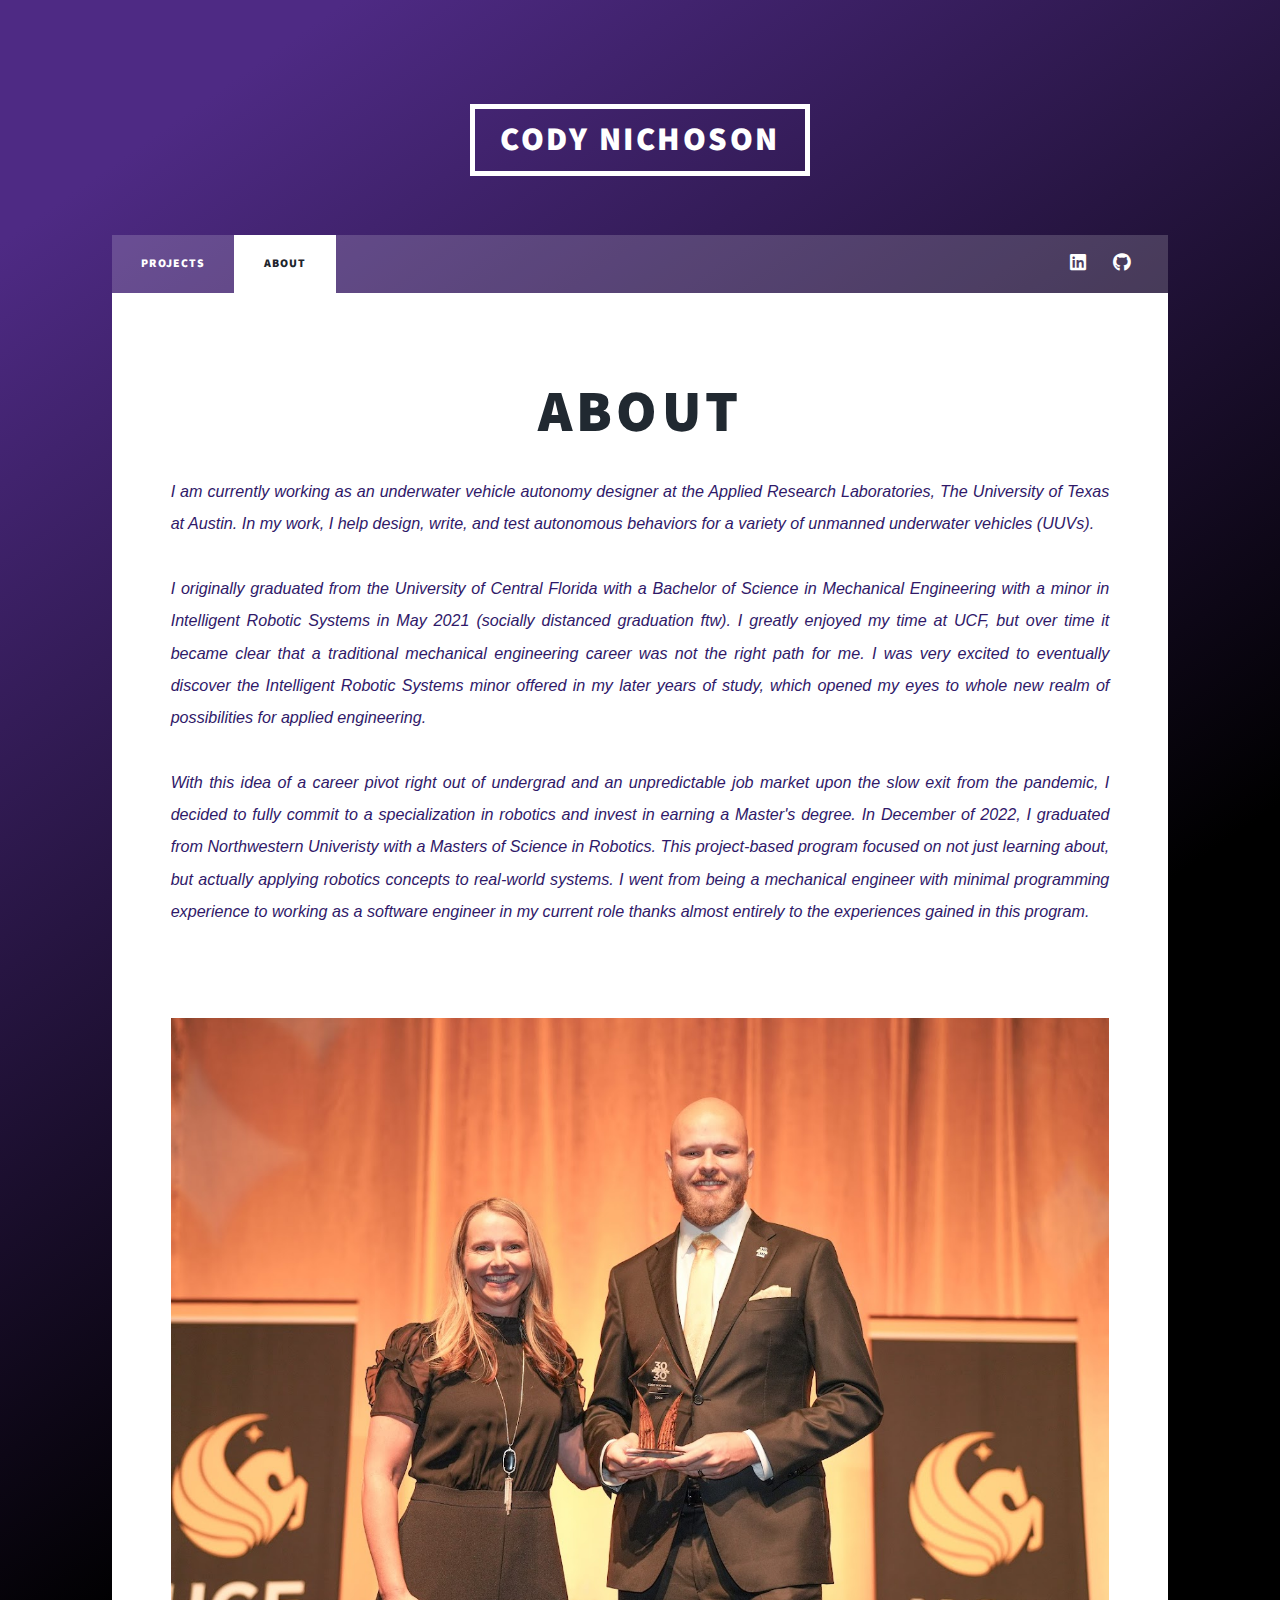
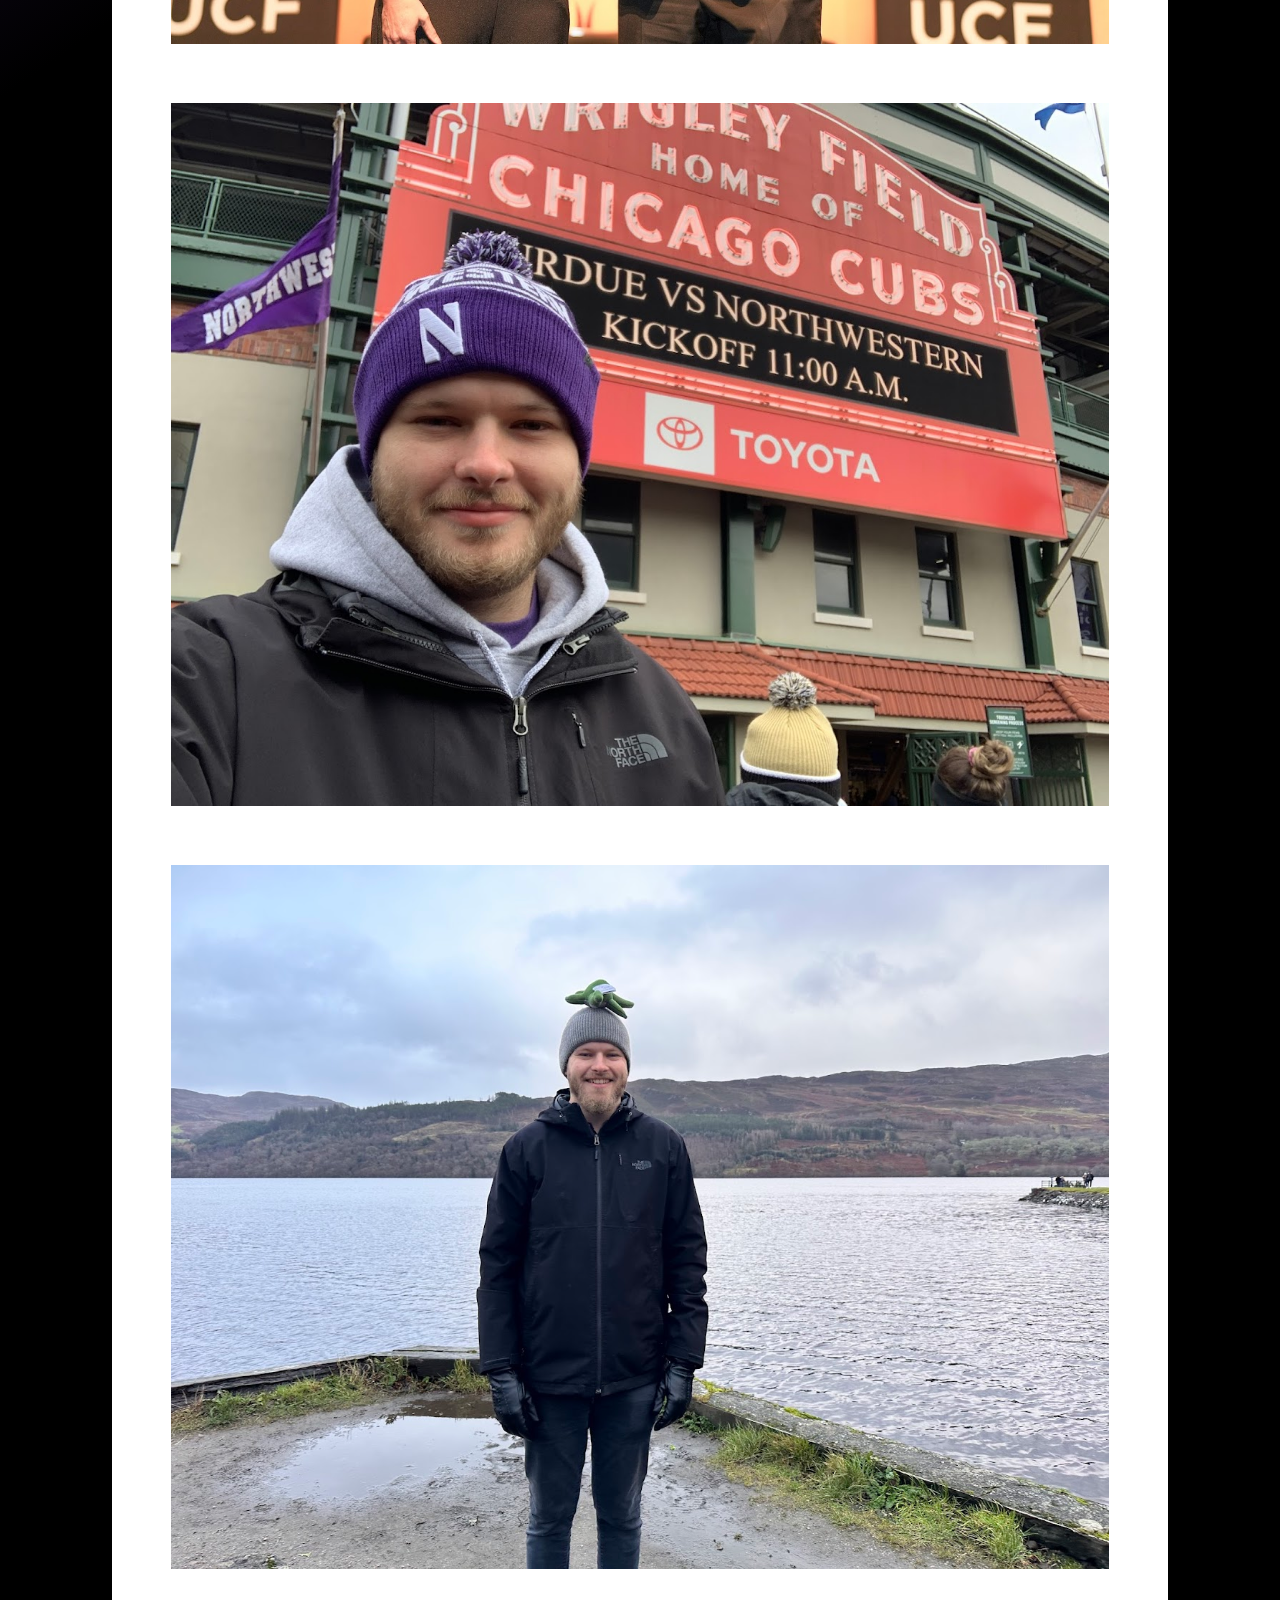
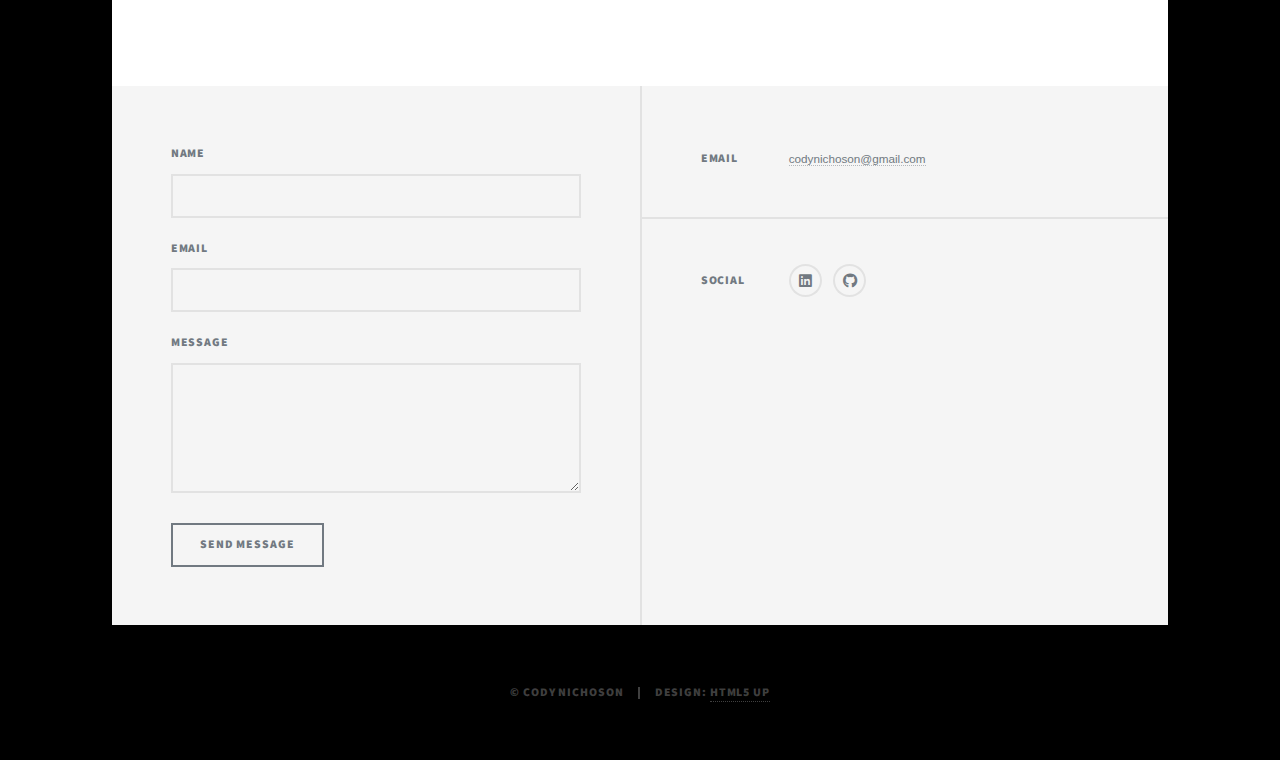
<file: about.html>
<!DOCTYPE HTML>
<!--
	Massively by HTML5 UP
	html5up.net | @ajlkn
	Free for personal and commercial use under the CCA 3.0 license (html5up.net/license)
-->
<html>
	<head>
		<title>Cody Nichoson - About</title>
		<meta charset="utf-8" />
		<meta name="viewport" content="width=device-width, initial-scale=1, user-scalable=no" />
		<link rel="stylesheet" href="assets/css/main.css" />
		<noscript><link rel="stylesheet" href="assets/css/noscript.css" /></noscript>
	</head>
	<body class="is-preload">

		<div id="wrapper" >

				<!-- Header -->
					<header id="header">
						<a href="index.html" class="logo">Cody Nichoson</a>
					</header>

				<!-- Nav -->
					<nav id="nav">
						<ul class="links">
							<li><a href="index.html">Projects</a></li>
							<li class="active"><a href="about.html">About</a></li>
<!-- 							<li><a href="resume.html">Resume</a></li> -->
							<!-- <li><a href="contact.html">Contact</a></li> -->
						</ul>
						<ul class="icons">
							<li><a href="https://www.linkedin.com/in/codynichoson/" class="icon brands fa-linkedin"><span class="label">LinkedIn</span></a></li>
							<li><a href="https://github.com/codynichoson" class="icon brands fa-github"><span class="label">GitHub</span></a></li>
						</ul>
					</nav>

				<!-- Main -->
					<div id="main">

						<!-- Post -->
							<section class="post">
								<header class="major">
									<!-- <span class="date">April 25, 2017</span> -->
									<h1>About</h1>
									<p style="text-align: justify;">
										I am currently working as an underwater vehicle autonomy designer at the Applied Research Laboratories, 
										The University of Texas at Austin. In my work, I help design, write, and test autonomous behaviors for 
										a variety of unmanned underwater vehicles (UUVs).<br><br>

										I originally graduated from the University of Central Florida with a Bachelor of Science in Mechanical 
										Engineering with a minor in Intelligent Robotic Systems in May 2021 (socially distanced graduation ftw). 
										I greatly enjoyed my time at UCF, but over time it became clear that a traditional mechanical 
										engineering career was not the right path for me. I was very excited to eventually discover the Intelligent 
										Robotic Systems minor offered in my later years of study, which opened my eyes to whole new realm of 
										possibilities for applied engineering.<br><br>
										
										With this idea of a career pivot right out of undergrad and an unpredictable job market upon the slow exit
										from the pandemic, I decided to fully commit to a specialization in robotics and invest in earning a Master's
										degree. In December of 2022, I graduated from Northwestern Univeristy with a Masters of Science in Robotics. This 
										project-based program focused on not just learning about, but actually applying robotics concepts to 
										real-world systems. I went from being a mechanical engineer with minimal programming experience to working
										as a software engineer in my current role thanks almost entirely to the experiences gained in this program.<br><br>
									</p>
								</header>
								<div class="image main"><img src="images/cody_30under30_stage.jpg" alt="Cody" /></div>
								<div class="image main"><img src="images/cody_wrigley.JPG" alt="Cody" /></div>
								<div class="image main"><img src="images/cody_lochness.jpg" alt="Cody" /></div>
								<!-- <p> Description</p> -->
							</section>

					</div>

				<!-- Footer -->
					<footer id="footer">
						<section>
							<form method="post" action="mailto:codynichoson@gmail.com">
								<div class="fields">
									<div class="field">
										<label for="name">Name</label>
										<input type="text" name="name" id="name" />
									</div>
									<div class="field">
										<label for="email">Email</label>
										<input type="text" name="email" id="email" />
									</div>
									<div class="field">
										<label for="message">Message</label>
										<textarea name="message" id="message" rows="3"></textarea>
									</div>
								</div>
								<ul class="actions">
									<li><input type="submit" value="Send Message" /></li>
								</ul>
							</form>
						</section>
						<section class="split contact">

							<section>
								<h3>Email</h3>
								<p><a href="#">codynichoson@gmail.com</a></p>
							</section>
							<section>
								<h3>Social</h3>
								<ul class="icons alt">
<!-- 									<li><a href="#" class="icon brands alt fa-twitter"><span class="label">Twitter</span></a></li>
									<li><a href="#" class="icon brands alt fa-facebook-f"><span class="label">Facebook</span></a></li>
									<li><a href="#" class="icon brands alt fa-instagram"><span class="label">Instagram</span></a></li> -->
									<li><a href="https://www.linkedin.com/in/codynichoson/" class="icon brands fa-linkedin"><span class="label">LinkedIn</span></a></li>
									<li><a href="https://github.com/codynichoson" class="icon brands fa-github"><span class="label">GitHub</span></a></li>
								</ul>
							</section>
						</section>
					</footer>

				<!-- Copyright -->
					<div id="copyright">
						<ul><li>&copy; Cody Nichoson</li><li>Design: <a href="https://html5up.net">HTML5 UP</a></li></ul>
					</div>

			</div>

		<!-- Scripts -->
			<script src="assets/js/jquery.min.js"></script>
			<script src="assets/js/jquery.scrollex.min.js"></script>
			<script src="assets/js/jquery.scrolly.min.js"></script>
			<script src="assets/js/browser.min.js"></script>
			<script src="assets/js/breakpoints.min.js"></script>
			<script src="assets/js/util.js"></script>
			<script src="assets/js/main.js"></script>

	</body>
</html>
</file>
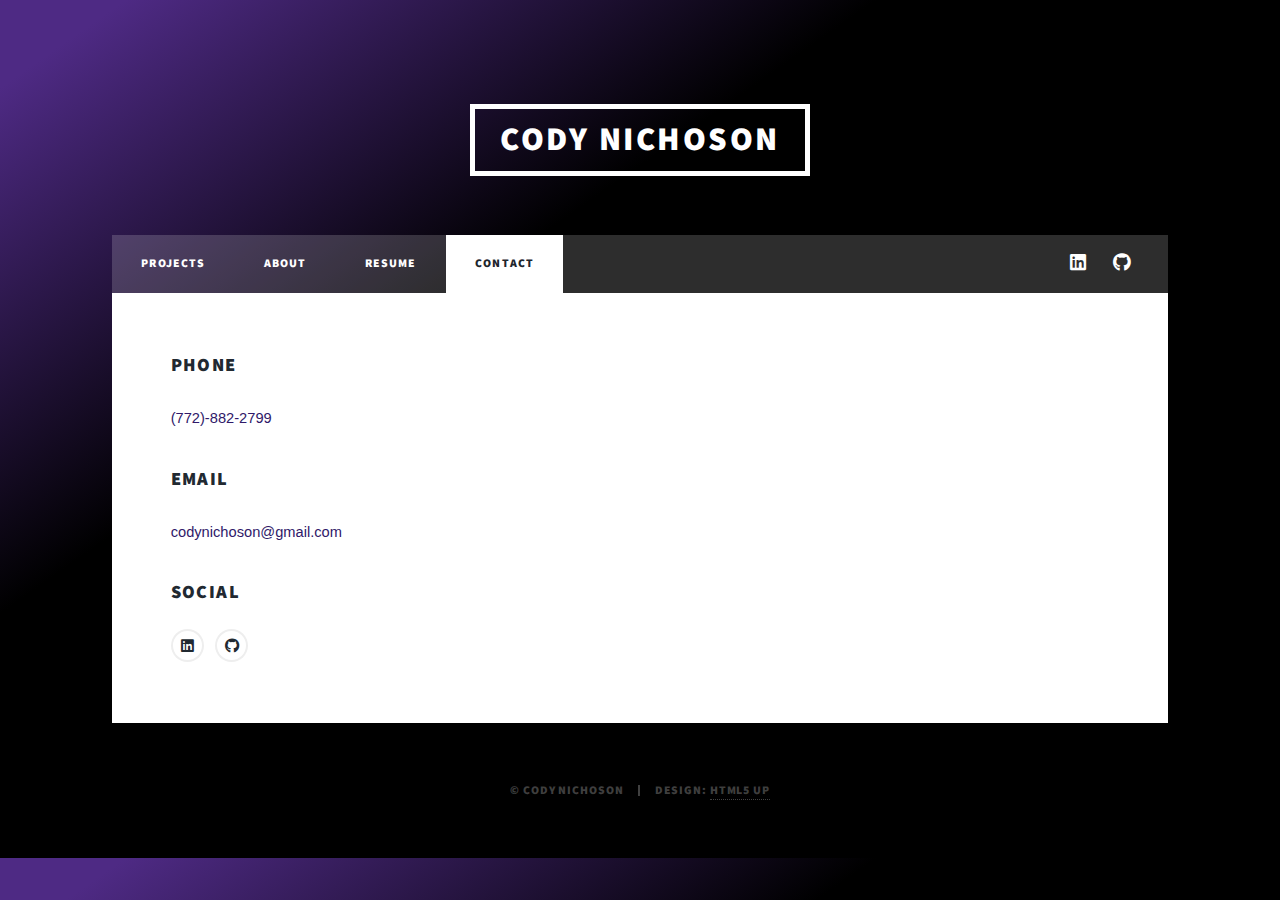
<file: contact.html>
<!DOCTYPE HTML>
<!--
	Massively by HTML5 UP
	html5up.net | @ajlkn
	Free for personal and commercial use under the CCA 3.0 license (html5up.net/license)
-->
<html>
	<head>
		<title>Cody Nichoson - About</title>
		<meta charset="utf-8" />
		<meta name="viewport" content="width=device-width, initial-scale=1, user-scalable=no" />
		<link rel="stylesheet" href="assets/css/main.css" />
		<noscript><link rel="stylesheet" href="assets/css/noscript.css" /></noscript>
	</head>
	<body class="is-preload">

		<div id="wrapper" >


				<!-- Header -->
					<header id="header">
						<a href="index.html" class="logo">Cody Nichoson</a>
					</header>

				<!-- Nav -->
					<nav id="nav">
						<ul class="links">
							<li><a href="index.html">Projects</a></li>
							<li><a href="about.html">About</a></li>
							<!-- <li><a href="about.html">About</a></li> -->
							<li><a href="resume.html">Resume</a></li>
                            <li class="active"><a href="contact.html">Contact</a></li>
						</ul>
						<ul class="icons">
							<li><a href="https://www.linkedin.com/in/codynichoson/" class="icon brands fa-linkedin"><span class="label">LinkedIn</span></a></li>
							<li><a href="https://github.com/codynichoson" class="icon brands fa-github"><span class="label">GitHub</span></a></li>
						</ul>
					</nav>

				<!-- Main -->
					<div id="main">
						<section class="split contact">
							<!-- <section class="alt">
								<h3>Work Address</h3>
								<p>2145 Sheridan Road<br />
								Evanston, IL 60208</p>
							</section> -->
							<section>
								<h3>Phone</h3>
								<p>(772)-882-2799</p>
							</section>
							<section>
								<h3>Email</h3>
								<p>codynichoson@gmail.com</p>
							</section>
							<section>
								<h3>Social</h3>
								<ul class="icons alt">
									<li><a href="https://www.linkedin.com/in/codynichoson/" class="icon brands fa-linkedin"><span class="label">LinkedIn</span></a></li>
							        <li><a href="https://github.com/codynichoson" class="icon brands fa-github"><span class="label">GitHub</span></a></li>
								</ul>
							</section>
						</section>
					</div>
					
					<footer>
						
					</footer>

				<!-- Copyright -->
					<div id="copyright">
						<ul><li>&copy; Cody Nichoson</li><li>Design: <a href="https://html5up.net">HTML5 UP</a></li></ul>
					</div>

		</div>
					
		<!-- Scripts -->
			<script src="assets/js/jquery.min.js"></script>
			<script src="assets/js/jquery.scrollex.min.js"></script>
			<script src="assets/js/jquery.scrolly.min.js"></script>
			<script src="assets/js/browser.min.js"></script>
			<script src="assets/js/breakpoints.min.js"></script>
			<script src="assets/js/util.js"></script>
			<script src="assets/js/main.js"></script>

	</body>
</html>
</file>
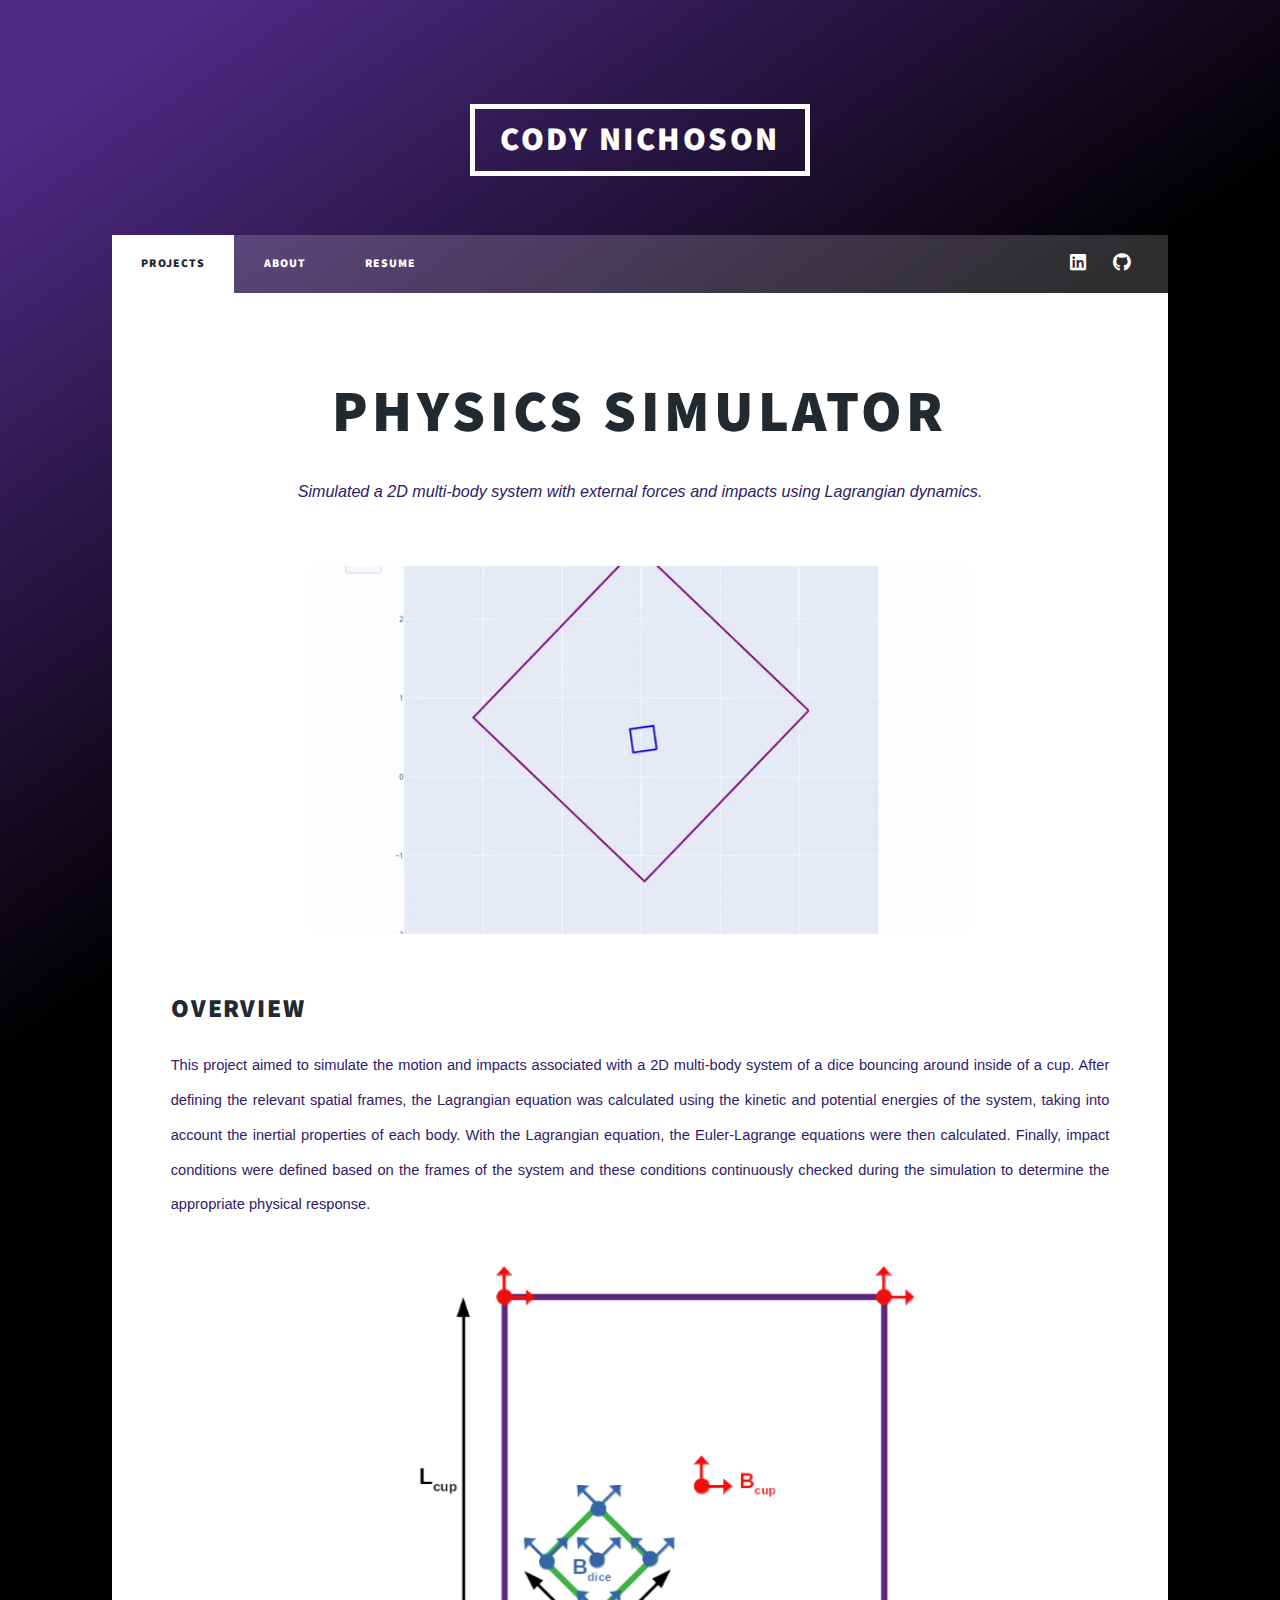
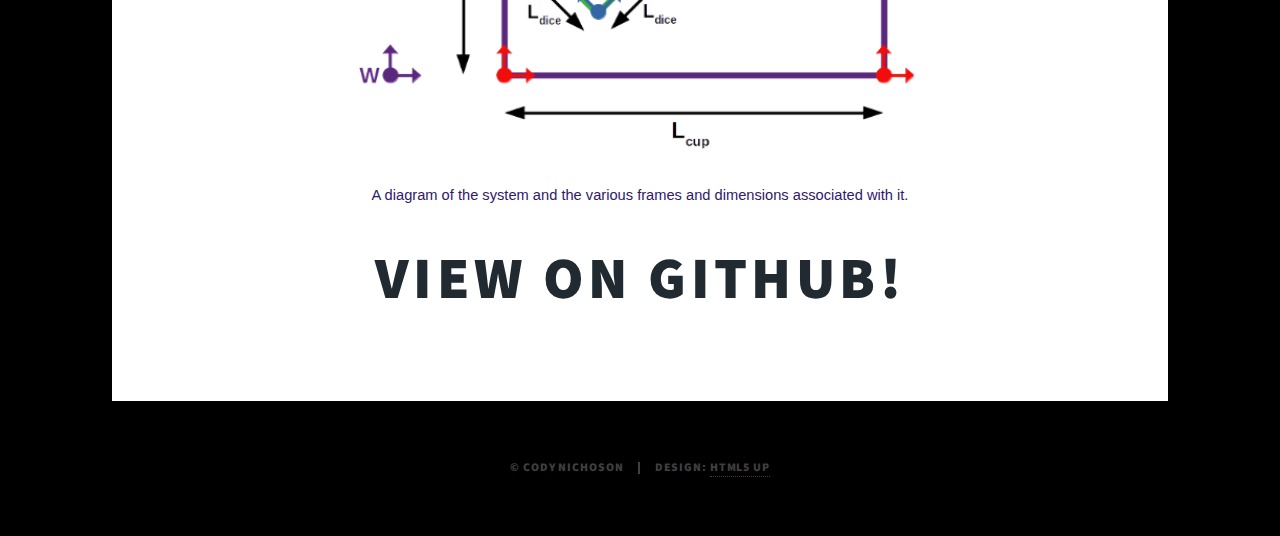
<file: dice_in_a_cup.html>
<!DOCTYPE HTML>
<!--
	Massively by HTML5 UP
	html5up.net | @ajlkn
	Free for personal and commercial use under the CCA 3.0 license (html5up.net/license)
-->
<html>
	<head>
		<title>Cody Nichoson - Physics Simulator</title>
		<meta charset="utf-8" />
		<meta name="viewport" content="width=device-width, initial-scale=1, user-scalable=no" />
		<link rel="stylesheet" href="assets/css/main.css" />
        <noscript><link rel="stylesheet" href="assets/css/noscript.css" /></noscript>

	</head>
	<body class="is-preload">

		<div id="wrapper" ></div>

				<!-- Header -->
					<header id="header">
                        <a href="index.html" class="logo">Cody Nichoson</a>
					</header>

				<!-- Nav -->
					<nav id="nav">
						<ul class="links">
							<li class="active"><a href="index.html">Projects</a></li>
							<li> <a href="about.html">About</a></li>
							<li><a href="resume.html">Resume</a></li>
							<!-- <li><a href="contact.html">Contact</a></li> -->
						</ul>
						<ul class="icons">
							<li><a href="https://www.linkedin.com/in/codynichoson/" class="icon brands fa-linkedin"><span class="label">LinkedIn</span></a></li>
							<li><a href="https://github.com/codynichoson" class="icon brands fa-github"><span class="label">GitHub</span></a></li>
						</ul>
					</nav>

				<!-- Main -->
					<div id="main">

						<!-- Post -->
							<section class="post">
								<header class="major">
									<!-- <span class="date">April 2021 - December 2021</span> -->
									<h1>Physics Simulator</h1>
                                    <p>Simulated a 2D multi-body system with external forces and impacts using Lagrangian dynamics.
									</p>
                                </header>
                                
								<center>
									<div class="image main"><img src="images/dice_in_cup.gif" alt="" style="max-width: 70%"/></div>
								</center>

									
								<h2>Overview</h2>
								<p> This project aimed to simulate the motion and impacts associated with a 2D multi-body system of
									a dice bouncing around inside of a cup. After defining the relevant spatial frames, the Lagrangian 
									equation was calculated using the kinetic and potential energies of the system, taking into account 
									the inertial properties of each body. With the Lagrangian equation, the Euler-Lagrange equations were
									then calculated. Finally, impact conditions were defined based on the frames of the system and these
									conditions continuously checked during the simulation to determine the appropriate physical response.
                                </p>
								
								
								<figure>
									<center>
										<img src='images/dice_in_cup_frames.png' alt='missing' style="width: 70%; height: 70%;"/>
										<figcaption>A diagram of the system and the various frames and dimensions associated with it.</figcaption>
									</center>
								</figure>
								<br>

                                <h1 style="text-align:center"><a href="https://github.com/codynichoson/PhysicsSimulator" target="_blank">View on GitHub!</a></h1>
							</section>

					</div>

				<!-- Copyright -->
					<div id="copyright">
						<ul><li>&copy; Cody Nichoson</li><li>Design: <a href="https://html5up.net">HTML5 UP</a></li></ul>
					</div>

		</div>

		<!-- Scripts -->
			<script src="assets/js/jquery.min.js"></script>
			<script src="assets/js/jquery.scrollex.min.js"></script>
			<script src="assets/js/jquery.scrolly.min.js"></script>
			<script src="assets/js/browser.min.js"></script>
			<script src="assets/js/breakpoints.min.js"></script>
			<script src="assets/js/util.js"></script>
			<script src="assets/js/main.js"></script>

	</body>
</html>
</file>
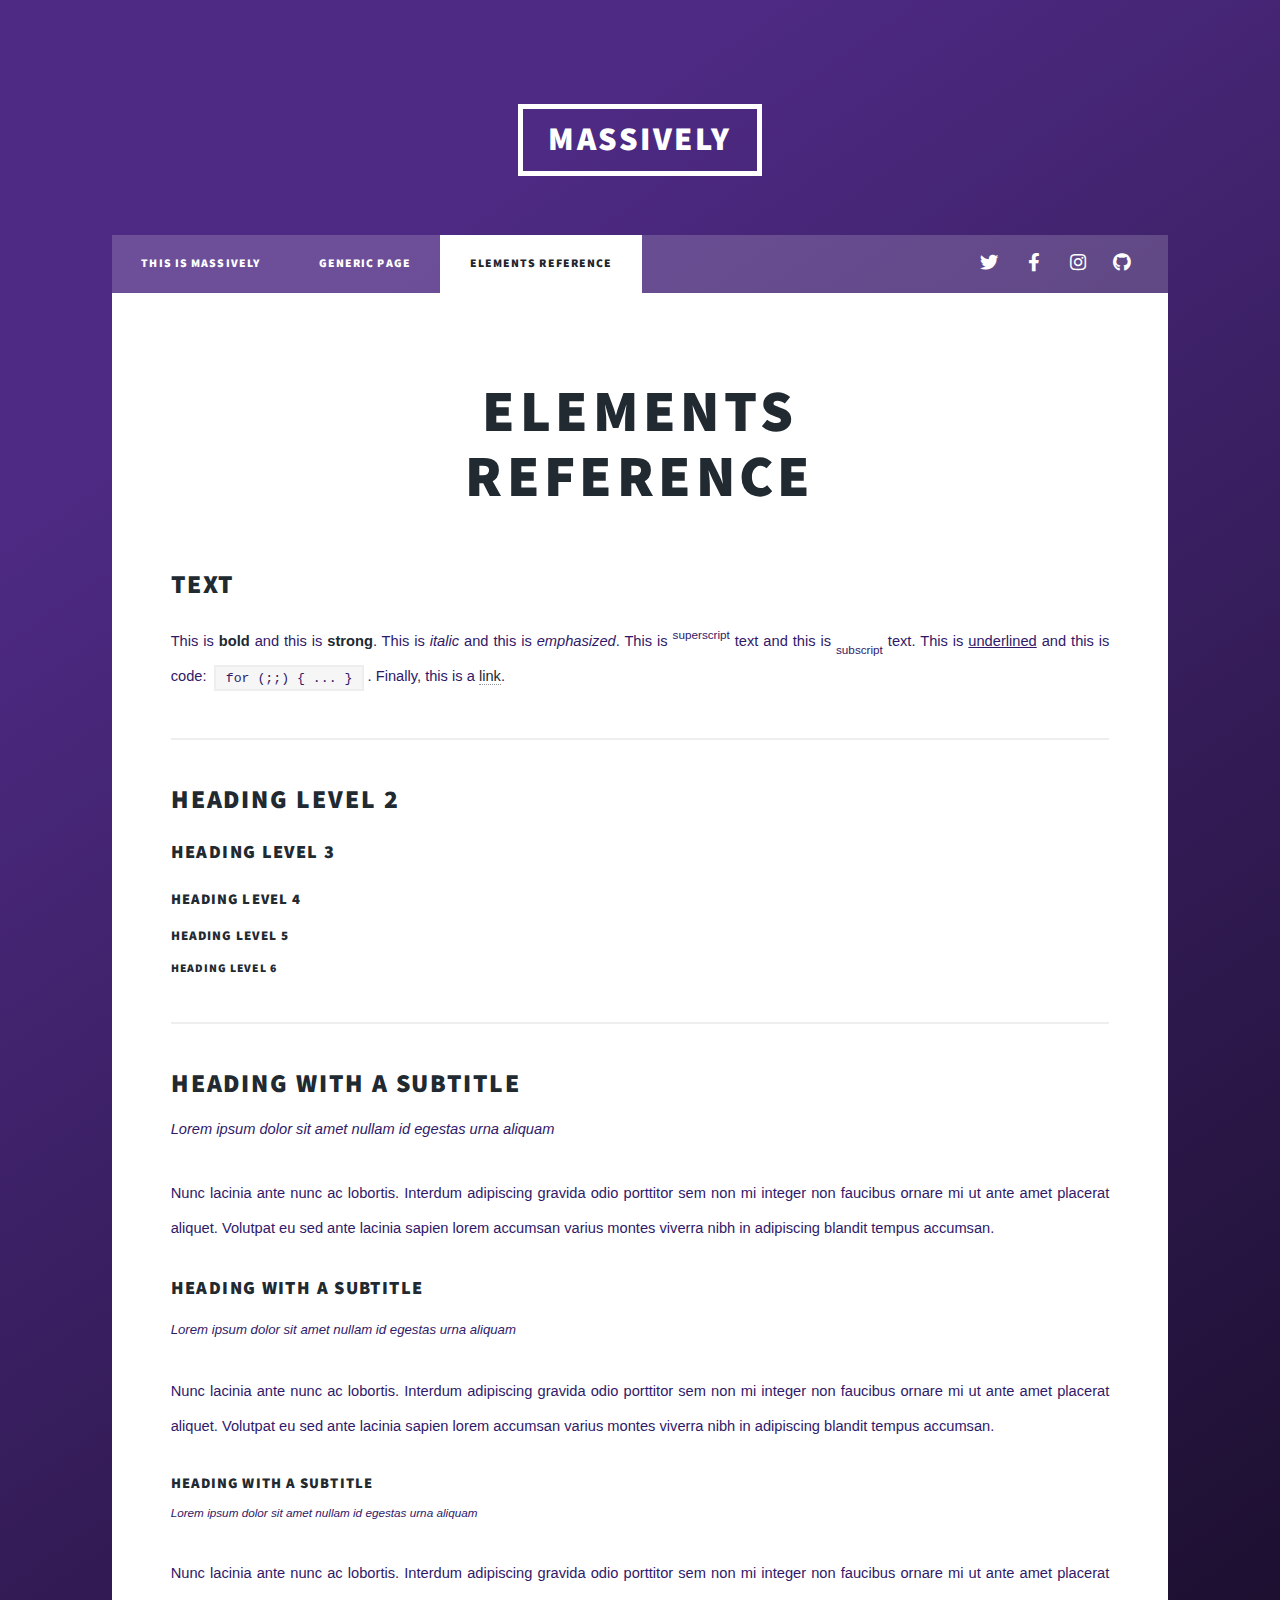
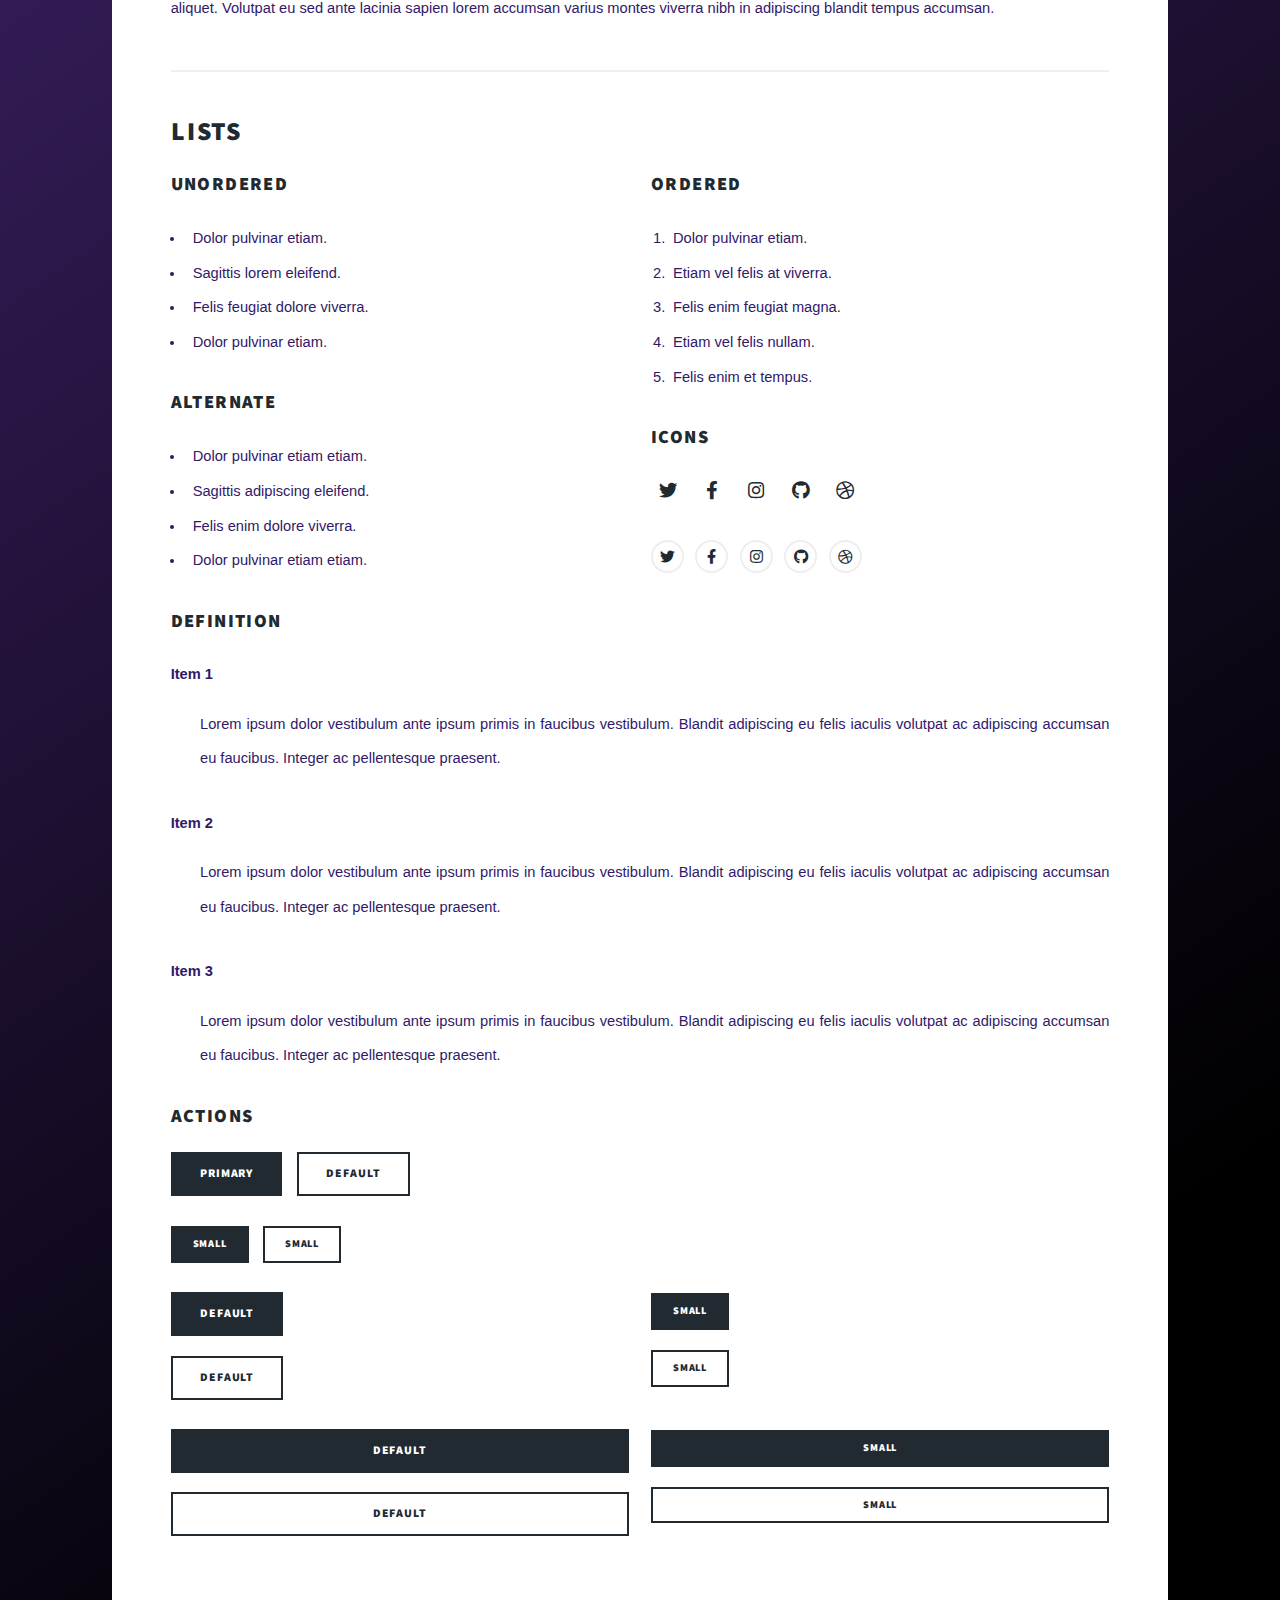
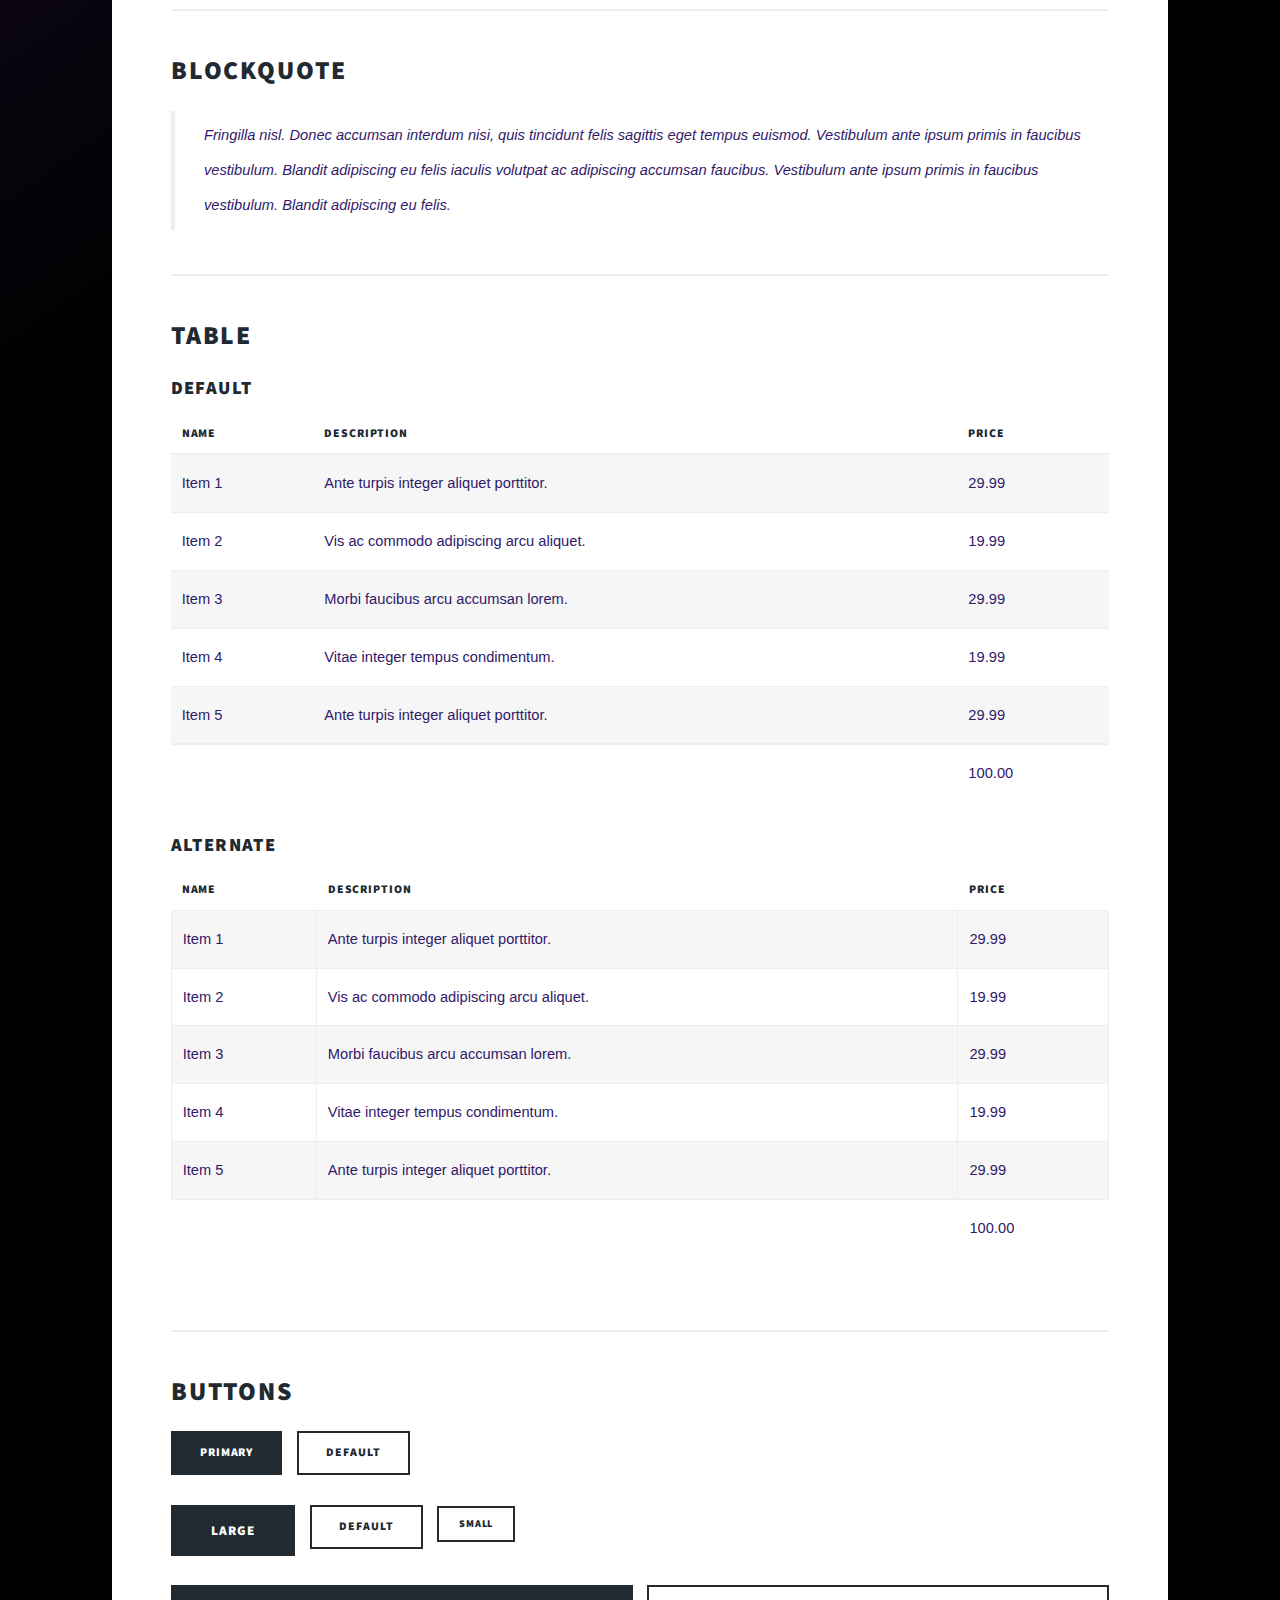
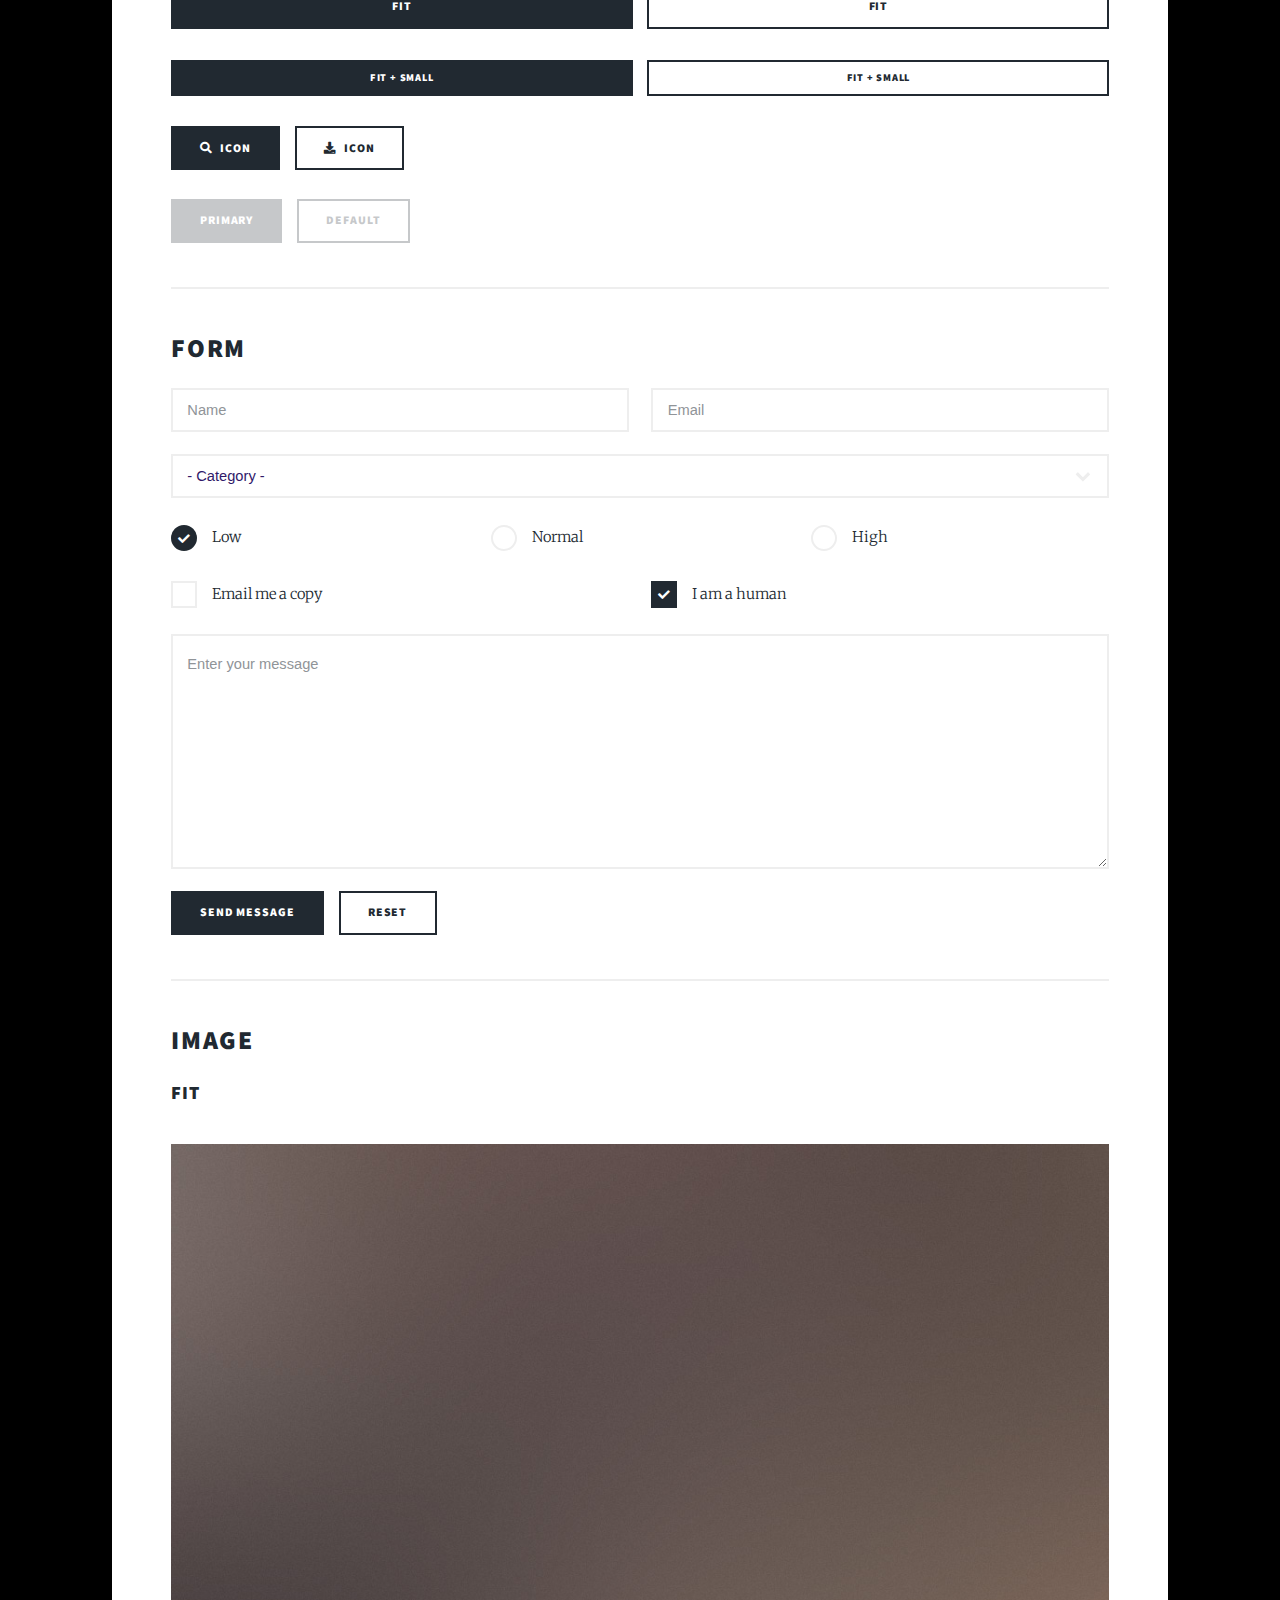
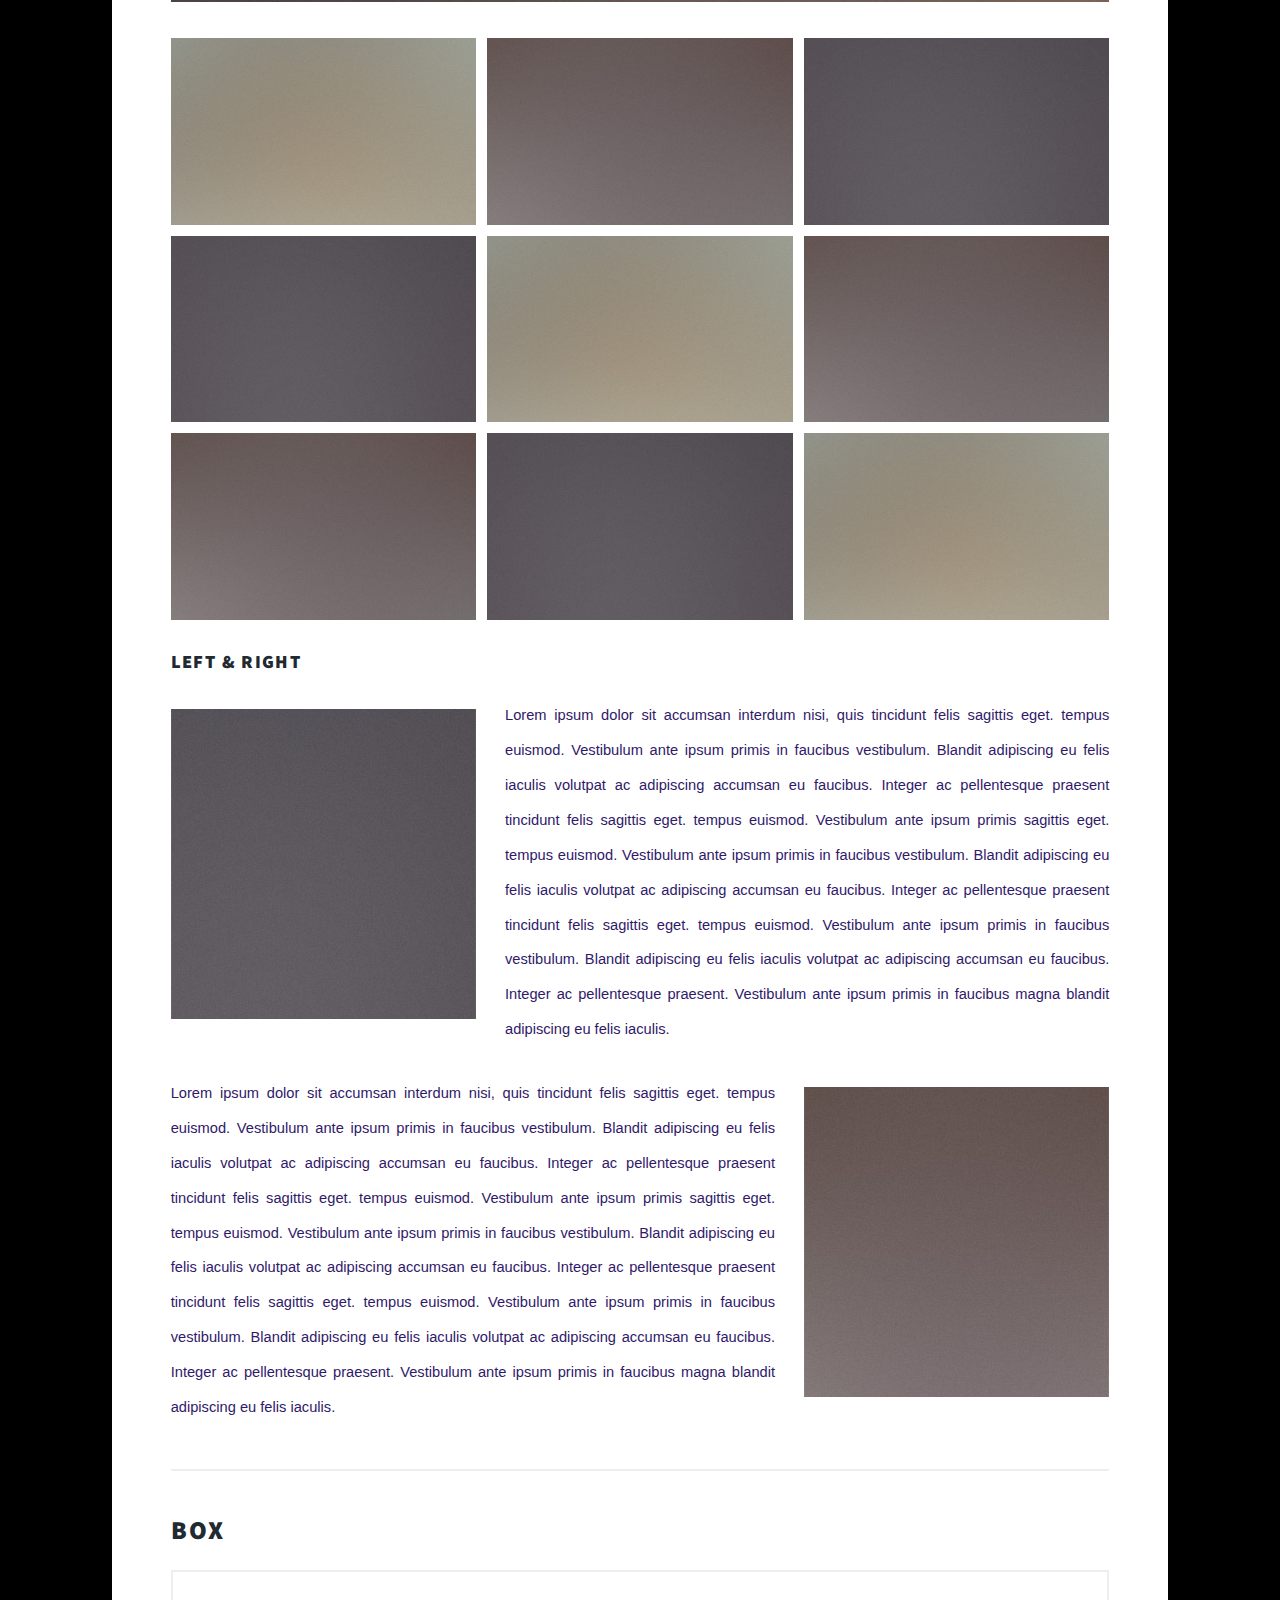
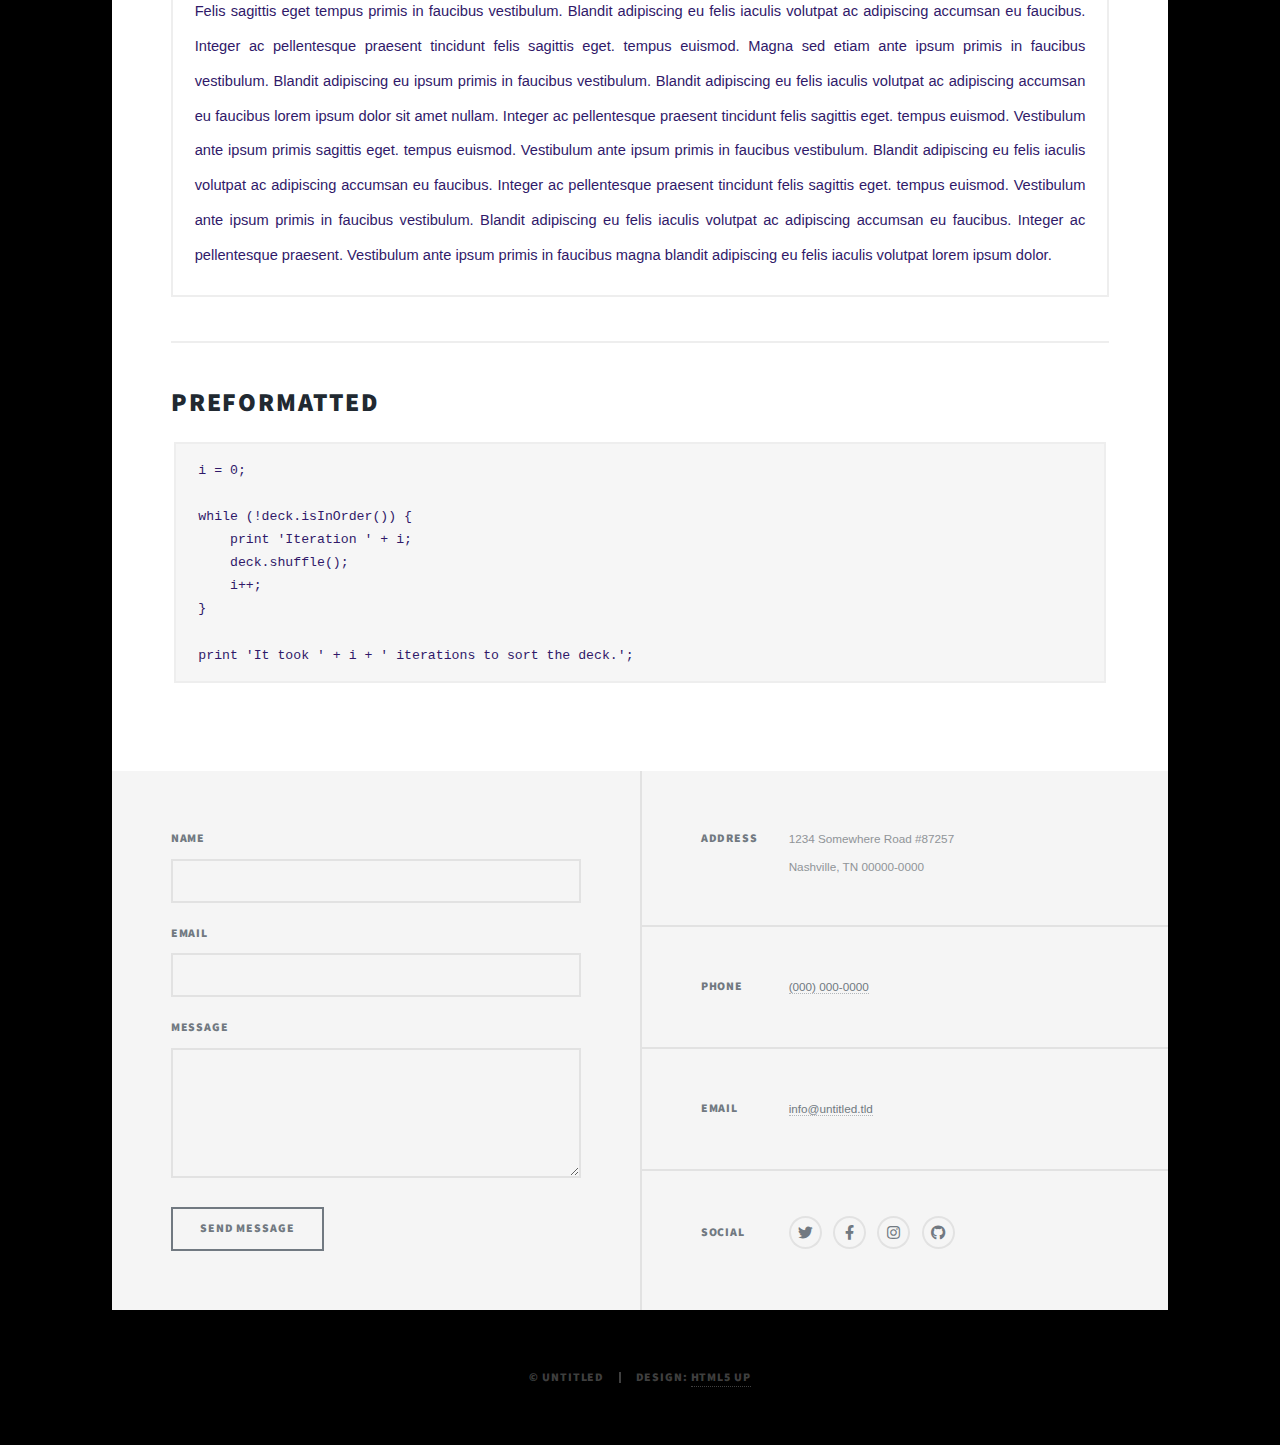
<file: elements.html>
<!DOCTYPE HTML>
<!--
	Massively by HTML5 UP
	html5up.net | @ajlkn
	Free for personal and commercial use under the CCA 3.0 license (html5up.net/license)
-->
<html>
	<head>
		<title>Elements Reference - Massively by HTML5 UP</title>
		<meta charset="utf-8" />
		<meta name="viewport" content="width=device-width, initial-scale=1, user-scalable=no" />
		<link rel="stylesheet" href="assets/css/main.css" />
		<noscript><link rel="stylesheet" href="assets/css/noscript.css" /></noscript>
	</head>
	<body class="is-preload">

		<!-- Wrapper -->
			<div id="wrapper">

				<!-- Header -->
					<header id="header">
						<a href="index.html" class="logo">Massively</a>
					</header>

				<!-- Nav -->
					<nav id="nav">
						<ul class="links">
							<li><a href="index.html">This is Massively</a></li>
							<li><a href="generic.html">Generic Page</a></li>
							<li class="active"><a href="elements.html">Elements Reference</a></li>
						</ul>
						<ul class="icons">
							<li><a href="#" class="icon brands fa-twitter"><span class="label">Twitter</span></a></li>
							<li><a href="#" class="icon brands fa-facebook-f"><span class="label">Facebook</span></a></li>
							<li><a href="#" class="icon brands fa-instagram"><span class="label">Instagram</span></a></li>
							<li><a href="#" class="icon brands fa-github"><span class="label">GitHub</span></a></li>
						</ul>
					</nav>

				<!-- Main -->
					<div id="main">

						<!-- Post -->
							<section class="post">
								<header class="major">
									<h1>Elements<br />
									Reference</h1>
								</header>

								<!-- Text stuff -->
									<h2>Text</h2>
									<p>This is <b>bold</b> and this is <strong>strong</strong>. This is <i>italic</i> and this is <em>emphasized</em>.
									This is <sup>superscript</sup> text and this is <sub>subscript</sub> text.
									This is <u>underlined</u> and this is code: <code>for (;;) { ... }</code>.
									Finally, this is a <a href="#">link</a>.</p>
									<hr />
									<h2>Heading Level 2</h2>
									<h3>Heading Level 3</h3>
									<h4>Heading Level 4</h4>
									<h5>Heading Level 5</h5>
									<h6>Heading Level 6</h6>
									<hr />
									<header>
										<h2>Heading with a Subtitle</h2>
										<p>Lorem ipsum dolor sit amet nullam id egestas urna aliquam</p>
									</header>
									<p>Nunc lacinia ante nunc ac lobortis. Interdum adipiscing gravida odio porttitor sem non mi integer non faucibus ornare mi ut ante amet placerat aliquet. Volutpat eu sed ante lacinia sapien lorem accumsan varius montes viverra nibh in adipiscing blandit tempus accumsan.</p>
									<header>
										<h3>Heading with a Subtitle</h3>
										<p>Lorem ipsum dolor sit amet nullam id egestas urna aliquam</p>
									</header>
									<p>Nunc lacinia ante nunc ac lobortis. Interdum adipiscing gravida odio porttitor sem non mi integer non faucibus ornare mi ut ante amet placerat aliquet. Volutpat eu sed ante lacinia sapien lorem accumsan varius montes viverra nibh in adipiscing blandit tempus accumsan.</p>
									<header>
										<h4>Heading with a Subtitle</h4>
										<p>Lorem ipsum dolor sit amet nullam id egestas urna aliquam</p>
									</header>
									<p>Nunc lacinia ante nunc ac lobortis. Interdum adipiscing gravida odio porttitor sem non mi integer non faucibus ornare mi ut ante amet placerat aliquet. Volutpat eu sed ante lacinia sapien lorem accumsan varius montes viverra nibh in adipiscing blandit tempus accumsan.</p>

									<hr />

								<!-- Lists -->
									<h2>Lists</h2>
									<div class="row">
										<div class="col-6 col-12-small">

											<h3>Unordered</h3>
											<ul>
												<li>Dolor pulvinar etiam.</li>
												<li>Sagittis lorem eleifend.</li>
												<li>Felis feugiat dolore viverra.</li>
												<li>Dolor pulvinar etiam.</li>
											</ul>

											<h3>Alternate</h3>
											<ul class="alt">
												<li>Dolor pulvinar etiam etiam.</li>
												<li>Sagittis adipiscing eleifend.</li>
												<li>Felis enim dolore viverra.</li>
												<li>Dolor pulvinar etiam etiam.</li>
											</ul>

										</div>
										<div class="col-6 col-12-small">

											<h3>Ordered</h3>
											<ol>
												<li>Dolor pulvinar etiam.</li>
												<li>Etiam vel felis at viverra.</li>
												<li>Felis enim feugiat magna.</li>
												<li>Etiam vel felis nullam.</li>
												<li>Felis enim et tempus.</li>
											</ol>

											<h3>Icons</h3>
											<ul class="icons">
												<li><a href="#" class="icon brands fa-twitter"><span class="label">Twitter</span></a></li>
												<li><a href="#" class="icon brands fa-facebook-f"><span class="label">Facebook</span></a></li>
												<li><a href="#" class="icon brands fa-instagram"><span class="label">Instagram</span></a></li>
												<li><a href="#" class="icon brands fa-github"><span class="label">Github</span></a></li>
												<li><a href="#" class="icon brands fa-dribbble"><span class="label">Dribbble</span></a></li>
											</ul>
											<ul class="icons alt">
												<li><a href="#" class="icon brands alt fa-twitter"><span class="label">Twitter</span></a></li>
												<li><a href="#" class="icon brands alt fa-facebook-f"><span class="label">Facebook</span></a></li>
												<li><a href="#" class="icon brands alt fa-instagram"><span class="label">Instagram</span></a></li>
												<li><a href="#" class="icon brands alt fa-github"><span class="label">Github</span></a></li>
												<li><a href="#" class="icon brands alt fa-dribbble"><span class="label">Dribbble</span></a></li>
											</ul>

										</div>
									</div>
									<h3>Definition</h3>
									<dl>
										<dt>Item 1</dt>
										<dd>
											<p>Lorem ipsum dolor vestibulum ante ipsum primis in faucibus vestibulum. Blandit adipiscing eu felis iaculis volutpat ac adipiscing accumsan eu faucibus. Integer ac pellentesque praesent.</p>
										</dd>
										<dt>Item 2</dt>
										<dd>
											<p>Lorem ipsum dolor vestibulum ante ipsum primis in faucibus vestibulum. Blandit adipiscing eu felis iaculis volutpat ac adipiscing accumsan eu faucibus. Integer ac pellentesque praesent.</p>
										</dd>
										<dt>Item 3</dt>
										<dd>
											<p>Lorem ipsum dolor vestibulum ante ipsum primis in faucibus vestibulum. Blandit adipiscing eu felis iaculis volutpat ac adipiscing accumsan eu faucibus. Integer ac pellentesque praesent.</p>
										</dd>
									</dl>

									<h3>Actions</h3>
									<ul class="actions">
										<li><a href="#" class="button primary">Primary</a></li>
										<li><a href="#" class="button">Default</a></li>
									</ul>
									<ul class="actions small">
										<li><a href="#" class="button primary small">Small</a></li>
										<li><a href="#" class="button small">Small</a></li>
									</ul>
									<div class="row">
										<div class="col-6 col-12-small">
											<ul class="actions stacked">
												<li><a href="#" class="button primary">Default</a></li>
												<li><a href="#" class="button">Default</a></li>
											</ul>
										</div>
										<div class="col-6 col-12-small">
											<ul class="actions stacked">
												<li><a href="#" class="button primary small">Small</a></li>
												<li><a href="#" class="button small">Small</a></li>
											</ul>
										</div>
									</div>
									<div class="row">
										<div class="col-6 col-12-small">
											<ul class="actions stacked">
												<li><a href="#" class="button primary fit">Default</a></li>
												<li><a href="#" class="button fit">Default</a></li>
											</ul>
										</div>
										<div class="col-6 col-12-small">
											<ul class="actions stacked">
												<li><a href="#" class="button primary small fit">Small</a></li>
												<li><a href="#" class="button small fit">Small</a></li>
											</ul>
										</div>
									</div>

									<hr />

								<!-- Blockquote -->
									<h2>Blockquote</h2>
									<blockquote>Fringilla nisl. Donec accumsan interdum nisi, quis tincidunt felis sagittis eget tempus euismod. Vestibulum ante ipsum primis in faucibus vestibulum. Blandit adipiscing eu felis iaculis volutpat ac adipiscing accumsan faucibus. Vestibulum ante ipsum primis in faucibus vestibulum. Blandit adipiscing eu felis.</blockquote>

									<hr />

								<!-- Table -->
									<h2>Table</h2>

									<h3>Default</h3>
									<div class="table-wrapper">
										<table>
											<thead>
												<tr>
													<th>Name</th>
													<th>Description</th>
													<th>Price</th>
												</tr>
											</thead>
											<tbody>
												<tr>
													<td>Item 1</td>
													<td>Ante turpis integer aliquet porttitor.</td>
													<td>29.99</td>
												</tr>
												<tr>
													<td>Item 2</td>
													<td>Vis ac commodo adipiscing arcu aliquet.</td>
													<td>19.99</td>
												</tr>
												<tr>
													<td>Item 3</td>
													<td> Morbi faucibus arcu accumsan lorem.</td>
													<td>29.99</td>
												</tr>
												<tr>
													<td>Item 4</td>
													<td>Vitae integer tempus condimentum.</td>
													<td>19.99</td>
												</tr>
												<tr>
													<td>Item 5</td>
													<td>Ante turpis integer aliquet porttitor.</td>
													<td>29.99</td>
												</tr>
											</tbody>
											<tfoot>
												<tr>
													<td colspan="2"></td>
													<td>100.00</td>
												</tr>
											</tfoot>
										</table>
									</div>

									<h3>Alternate</h3>
									<div class="table-wrapper">
										<table class="alt">
											<thead>
												<tr>
													<th>Name</th>
													<th>Description</th>
													<th>Price</th>
												</tr>
											</thead>
											<tbody>
												<tr>
													<td>Item 1</td>
													<td>Ante turpis integer aliquet porttitor.</td>
													<td>29.99</td>
												</tr>
												<tr>
													<td>Item 2</td>
													<td>Vis ac commodo adipiscing arcu aliquet.</td>
													<td>19.99</td>
												</tr>
												<tr>
													<td>Item 3</td>
													<td> Morbi faucibus arcu accumsan lorem.</td>
													<td>29.99</td>
												</tr>
												<tr>
													<td>Item 4</td>
													<td>Vitae integer tempus condimentum.</td>
													<td>19.99</td>
												</tr>
												<tr>
													<td>Item 5</td>
													<td>Ante turpis integer aliquet porttitor.</td>
													<td>29.99</td>
												</tr>
											</tbody>
											<tfoot>
												<tr>
													<td colspan="2"></td>
													<td>100.00</td>
												</tr>
											</tfoot>
										</table>
									</div>

									<hr />

								<!-- Buttons -->
									<h2>Buttons</h2>
									<ul class="actions">
										<li><a href="#" class="button primary">Primary</a></li>
										<li><a href="#" class="button">Default</a></li>
									</ul>
									<ul class="actions">
										<li><a href="#" class="button primary large">Large</a></li>
										<li><a href="#" class="button">Default</a></li>
										<li><a href="#" class="button small">Small</a></li>
									</ul>
									<ul class="actions fit">
										<li><a href="#" class="button primary fit">Fit</a></li>
										<li><a href="#" class="button fit">Fit</a></li>
									</ul>
									<ul class="actions fit small">
										<li><a href="#" class="button primary fit small">Fit + Small</a></li>
										<li><a href="#" class="button fit small">Fit + Small</a></li>
									</ul>
									<ul class="actions">
										<li><a href="#" class="button primary icon solid fa-search">Icon</a></li>
										<li><a href="#" class="button icon solid fa-download">Icon</a></li>
									</ul>
									<ul class="actions">
										<li><span class="button primary disabled">Primary</span></li>
										<li><span class="button disabled">Default</span></li>
									</ul>

									<hr />

								<!-- Form -->
									<h2>Form</h2>

									<form method="post" action="#">
										<div class="row gtr-uniform">
											<div class="col-6 col-12-xsmall">
												<input type="text" name="demo-name" id="demo-name" value="" placeholder="Name" />
											</div>
											<div class="col-6 col-12-xsmall">
												<input type="email" name="demo-email" id="demo-email" value="" placeholder="Email" />
											</div>
											<!-- Break -->
											<div class="col-12">
												<select name="demo-category" id="demo-category">
													<option value="">- Category -</option>
													<option value="1">Manufacturing</option>
													<option value="1">Shipping</option>
													<option value="1">Administration</option>
													<option value="1">Human Resources</option>
												</select>
											</div>
											<!-- Break -->
											<div class="col-4 col-12-small">
												<input type="radio" id="demo-priority-low" name="demo-priority" checked>
												<label for="demo-priority-low">Low</label>
											</div>
											<div class="col-4 col-12-small">
												<input type="radio" id="demo-priority-normal" name="demo-priority">
												<label for="demo-priority-normal">Normal</label>
											</div>
											<div class="col-4 col-12-small">
												<input type="radio" id="demo-priority-high" name="demo-priority">
												<label for="demo-priority-high">High</label>
											</div>
											<!-- Break -->
											<div class="col-6 col-12-small">
												<input type="checkbox" id="demo-copy" name="demo-copy">
												<label for="demo-copy">Email me a copy</label>
											</div>
											<div class="col-6 col-12-small">
												<input type="checkbox" id="demo-human" name="demo-human" checked>
												<label for="demo-human">I am a human</label>
											</div>
											<!-- Break -->
											<div class="col-12">
												<textarea name="demo-message" id="demo-message" placeholder="Enter your message" rows="6"></textarea>
											</div>
											<!-- Break -->
											<div class="col-12">
												<ul class="actions">
													<li><input type="submit" value="Send Message" class="primary" /></li>
													<li><input type="reset" value="Reset" /></li>
												</ul>
											</div>
										</div>
									</form>

									<hr />

								<!-- Image -->
									<h2>Image</h2>

									<h3>Fit</h3>
									<span class="image fit"><img src="images/pic01.jpg" alt="" /></span>
									<div class="box alt">
										<div class="row gtr-50 gtr-uniform">
											<div class="col-4"><span class="image fit"><img src="images/pic02.jpg" alt="" /></span></div>
											<div class="col-4"><span class="image fit"><img src="images/pic03.jpg" alt="" /></span></div>
											<div class="col-4"><span class="image fit"><img src="images/pic04.jpg" alt="" /></span></div>
											<!-- Break -->
											<div class="col-4"><span class="image fit"><img src="images/pic04.jpg" alt="" /></span></div>
											<div class="col-4"><span class="image fit"><img src="images/pic02.jpg" alt="" /></span></div>
											<div class="col-4"><span class="image fit"><img src="images/pic03.jpg" alt="" /></span></div>
											<!-- Break -->
											<div class="col-4"><span class="image fit"><img src="images/pic03.jpg" alt="" /></span></div>
											<div class="col-4"><span class="image fit"><img src="images/pic04.jpg" alt="" /></span></div>
											<div class="col-4"><span class="image fit"><img src="images/pic02.jpg" alt="" /></span></div>
										</div>
									</div>

									<h3>Left &amp; Right</h3>
									<p><span class="image left"><img src="images/pic08.jpg" alt="" /></span>Lorem ipsum dolor sit accumsan interdum nisi, quis tincidunt felis sagittis eget. tempus euismod. Vestibulum ante ipsum primis in faucibus vestibulum. Blandit adipiscing eu felis iaculis volutpat ac adipiscing accumsan eu faucibus. Integer ac pellentesque praesent tincidunt felis sagittis eget. tempus euismod. Vestibulum ante ipsum primis sagittis eget. tempus euismod. Vestibulum ante ipsum primis in faucibus vestibulum. Blandit adipiscing eu felis iaculis volutpat ac adipiscing accumsan eu faucibus. Integer ac pellentesque praesent tincidunt felis sagittis eget. tempus euismod. Vestibulum ante ipsum primis in faucibus vestibulum. Blandit adipiscing eu felis iaculis volutpat ac adipiscing accumsan eu faucibus. Integer ac pellentesque praesent. Vestibulum ante ipsum primis in faucibus magna blandit adipiscing eu felis iaculis.</p>
									<p><span class="image right"><img src="images/pic09.jpg" alt="" /></span>Lorem ipsum dolor sit accumsan interdum nisi, quis tincidunt felis sagittis eget. tempus euismod. Vestibulum ante ipsum primis in faucibus vestibulum. Blandit adipiscing eu felis iaculis volutpat ac adipiscing accumsan eu faucibus. Integer ac pellentesque praesent tincidunt felis sagittis eget. tempus euismod. Vestibulum ante ipsum primis sagittis eget. tempus euismod. Vestibulum ante ipsum primis in faucibus vestibulum. Blandit adipiscing eu felis iaculis volutpat ac adipiscing accumsan eu faucibus. Integer ac pellentesque praesent tincidunt felis sagittis eget. tempus euismod. Vestibulum ante ipsum primis in faucibus vestibulum. Blandit adipiscing eu felis iaculis volutpat ac adipiscing accumsan eu faucibus. Integer ac pellentesque praesent. Vestibulum ante ipsum primis in faucibus magna blandit adipiscing eu felis iaculis.</p>

									<hr />

								<!-- Box -->
									<h2>Box</h2>
									<div class="box">
										<p>Felis sagittis eget tempus primis in faucibus vestibulum. Blandit adipiscing eu felis iaculis volutpat ac adipiscing accumsan eu faucibus. Integer ac pellentesque praesent tincidunt felis sagittis eget. tempus euismod. Magna sed etiam ante ipsum primis in faucibus vestibulum. Blandit adipiscing eu ipsum primis in faucibus vestibulum. Blandit adipiscing eu felis iaculis volutpat ac adipiscing accumsan eu faucibus lorem ipsum dolor sit amet nullam. Integer ac pellentesque praesent tincidunt felis sagittis eget. tempus euismod. Vestibulum ante ipsum primis sagittis eget. tempus euismod. Vestibulum ante ipsum primis in faucibus vestibulum. Blandit adipiscing eu felis iaculis volutpat ac adipiscing accumsan eu faucibus. Integer ac pellentesque praesent tincidunt felis sagittis eget. tempus euismod. Vestibulum ante ipsum primis in faucibus vestibulum. Blandit adipiscing eu felis iaculis volutpat ac adipiscing accumsan eu faucibus. Integer ac pellentesque praesent. Vestibulum ante ipsum primis in faucibus magna blandit adipiscing eu felis iaculis volutpat lorem ipsum dolor.</p>
									</div>

									<hr />

								<!-- Preformatted Code -->
									<h2>Preformatted</h2>
									<pre><code>i = 0;

while (!deck.isInOrder()) {
    print 'Iteration ' + i;
    deck.shuffle();
    i++;
}

print 'It took ' + i + ' iterations to sort the deck.';
</code></pre>

							</section>

					</div>

				<!-- Footer -->
					<footer id="footer">
						<section>
							<form method="post" action="#">
								<div class="fields">
									<div class="field">
										<label for="name">Name</label>
										<input type="text" name="name" id="name" />
									</div>
									<div class="field">
										<label for="email">Email</label>
										<input type="text" name="email" id="email" />
									</div>
									<div class="field">
										<label for="message">Message</label>
										<textarea name="message" id="message" rows="3"></textarea>
									</div>
								</div>
								<ul class="actions">
									<li><input type="submit" value="Send Message" /></li>
								</ul>
							</form>
						</section>
						<section class="split contact">
							<section class="alt">
								<h3>Address</h3>
								<p>1234 Somewhere Road #87257<br />
								Nashville, TN 00000-0000</p>
							</section>
							<section>
								<h3>Phone</h3>
								<p><a href="#">(000) 000-0000</a></p>
							</section>
							<section>
								<h3>Email</h3>
								<p><a href="#">info@untitled.tld</a></p>
							</section>
							<section>
								<h3>Social</h3>
								<ul class="icons alt">
									<li><a href="#" class="icon brands alt fa-twitter"><span class="label">Twitter</span></a></li>
									<li><a href="#" class="icon brands alt fa-facebook-f"><span class="label">Facebook</span></a></li>
									<li><a href="#" class="icon brands alt fa-instagram"><span class="label">Instagram</span></a></li>
									<li><a href="#" class="icon brands alt fa-github"><span class="label">GitHub</span></a></li>
								</ul>
							</section>
						</section>
					</footer>

				<!-- Copyright -->
					<div id="copyright">
						<ul><li>&copy; Untitled</li><li>Design: <a href="https://html5up.net">HTML5 UP</a></li></ul>
					</div>

			</div>

		<!-- Scripts -->
			<script src="assets/js/jquery.min.js"></script>
			<script src="assets/js/jquery.scrollex.min.js"></script>
			<script src="assets/js/jquery.scrolly.min.js"></script>
			<script src="assets/js/browser.min.js"></script>
			<script src="assets/js/breakpoints.min.js"></script>
			<script src="assets/js/util.js"></script>
			<script src="assets/js/main.js"></script>

	</body>
</html>
</file>
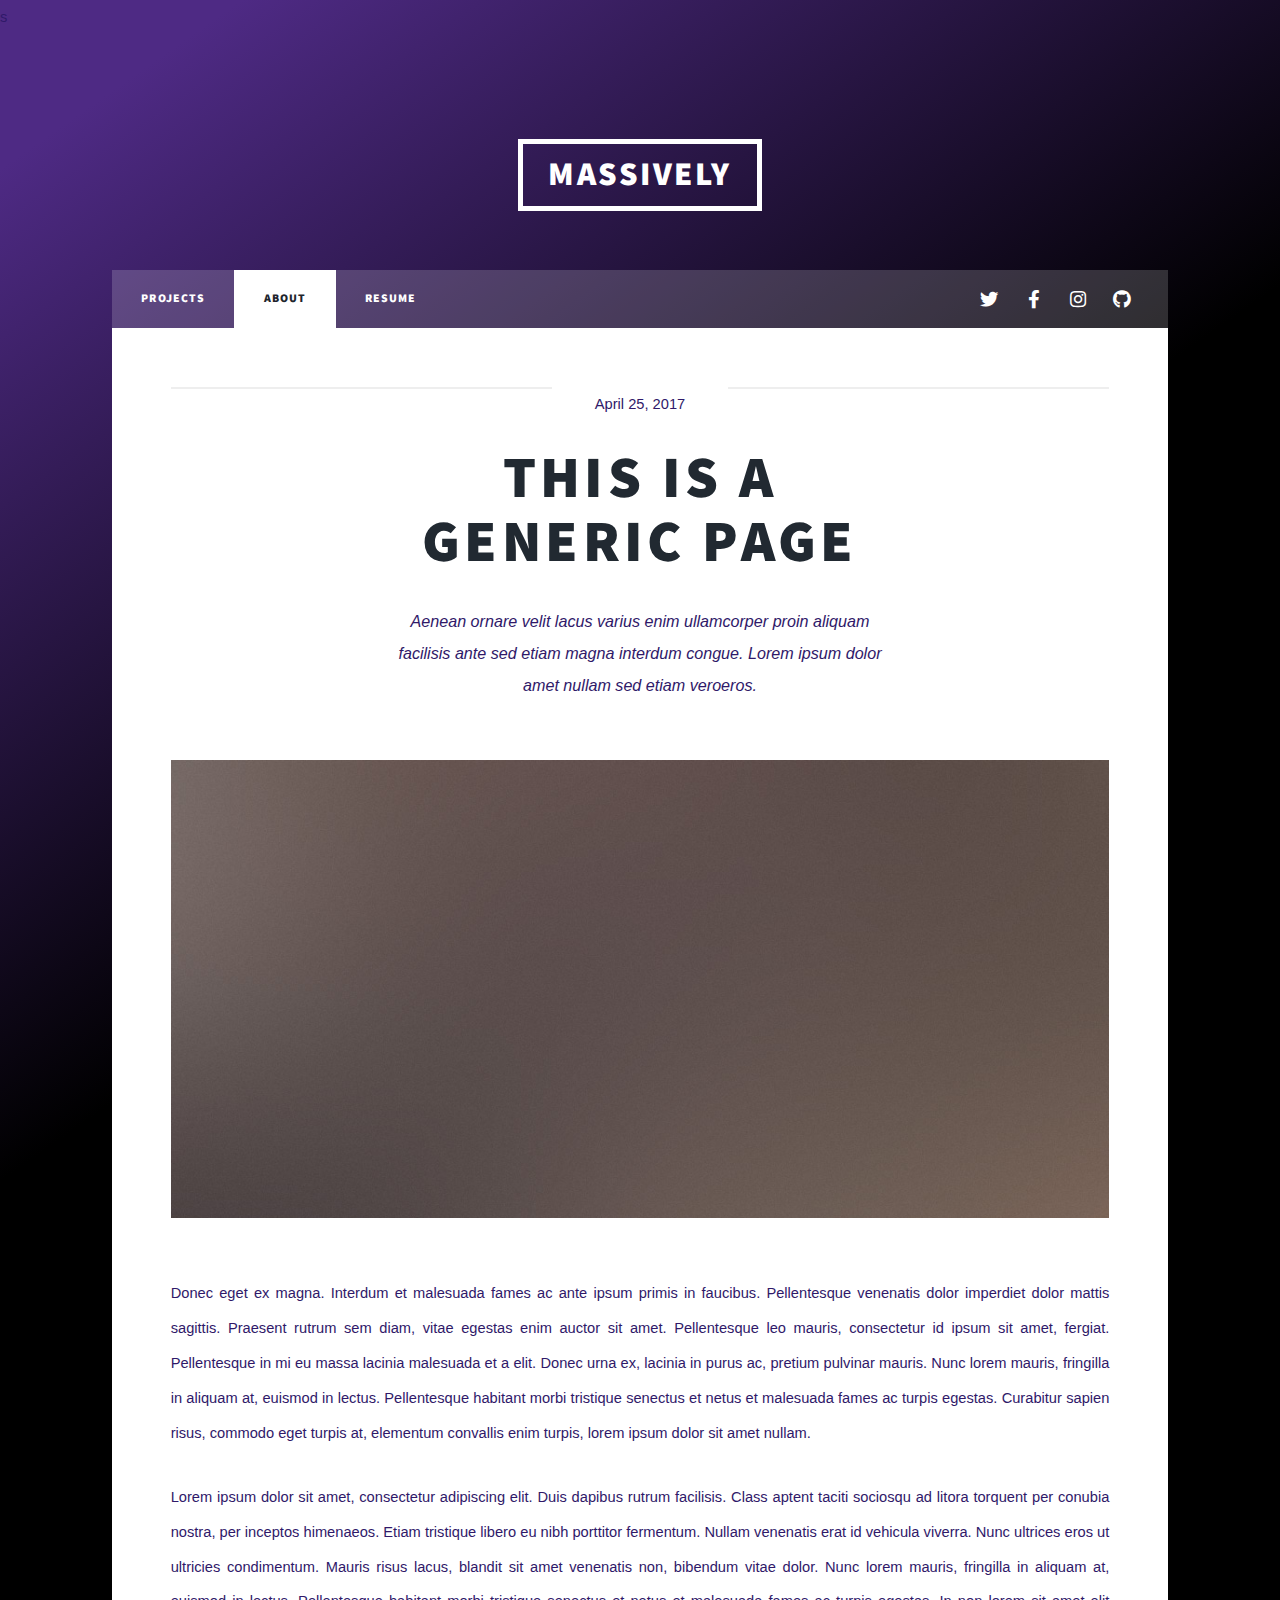
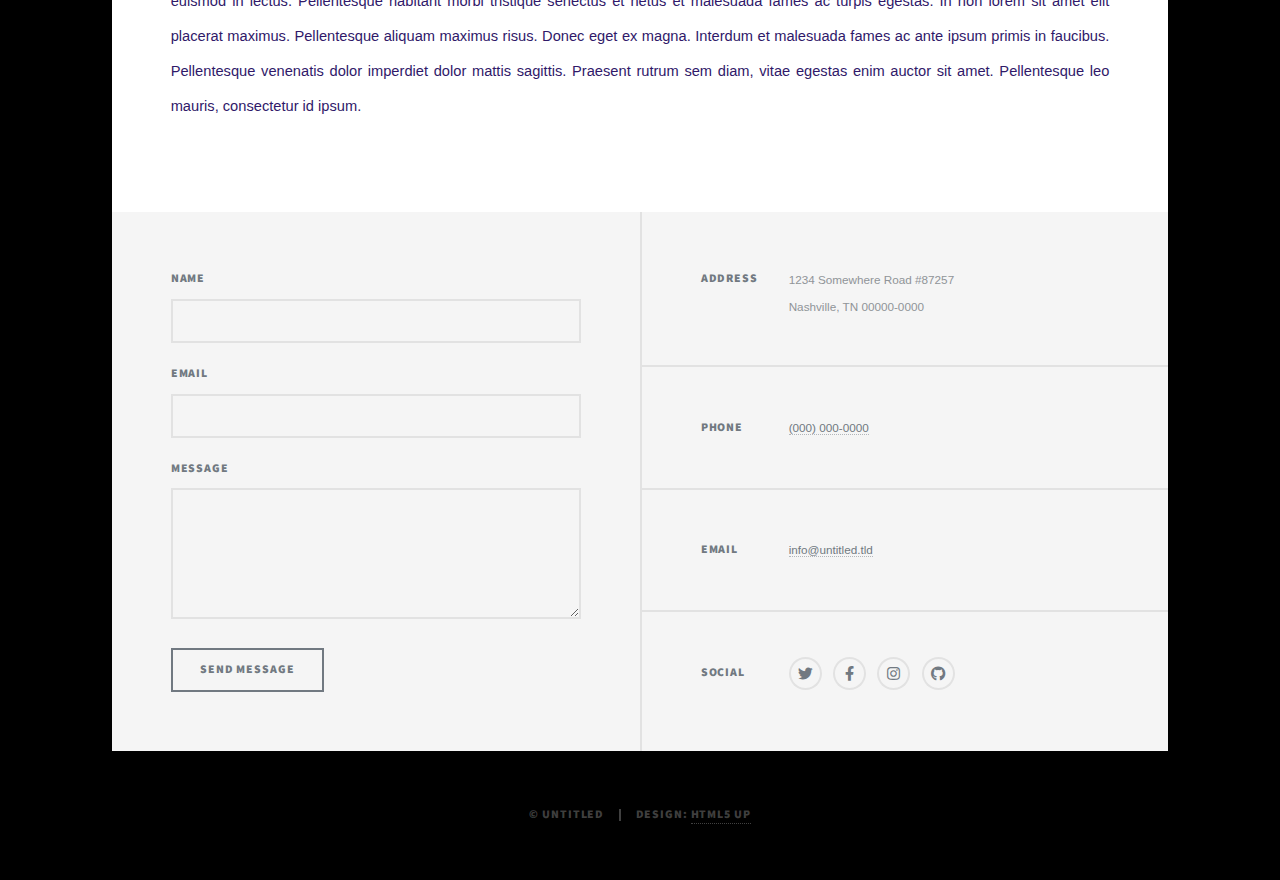
<file: generic.html>
s<!DOCTYPE HTML>
<!--
	Massively by HTML5 UP
	html5up.net | @ajlkn
	Free for personal and commercial use under the CCA 3.0 license (html5up.net/license)
-->
<html>
	<head>
		<title>Generic Page - Cody Nichoson</title>
		<meta charset="utf-8" />
		<meta name="viewport" content="width=device-width, initial-scale=1, user-scalable=no" />
		<link rel="stylesheet" href="assets/css/main.css" />
		<noscript><link rel="stylesheet" href="assets/css/noscript.css" /></noscript>
	</head>
	<body class="is-preload">

		<!-- Wrapper -->
			<div id="wrapper">

				<!-- Header -->
					<header id="header">
						<a href="index.html" class="logo">Massively</a>
					</header>

				<!-- Nav -->
					<nav id="nav">
						<ul class="links">
							<li><a href="index.html">Projects</a></li>
							<li class="active"><a href="generic.html">About</a></li>
							<li><a href="elements.html">Resume</a></li>
						</ul>
						<ul class="icons">
							<li><a href="#" class="icon brands fa-twitter"><span class="label">Twitter</span></a></li>
							<li><a href="#" class="icon brands fa-facebook-f"><span class="label">Facebook</span></a></li>
							<li><a href="#" class="icon brands fa-instagram"><span class="label">Instagram</span></a></li>
							<li><a href="#" class="icon brands fa-github"><span class="label">GitHub</span></a></li>
						</ul>
					</nav>

				<!-- Main -->
					<div id="main">

						<!-- Post -->
							<section class="post">
								<header class="major">
									<span class="date">April 25, 2017</span>
									<h1>This is a<br />
									Generic Page</h1>
									<p>Aenean ornare velit lacus varius enim ullamcorper proin aliquam<br />
									facilisis ante sed etiam magna interdum congue. Lorem ipsum dolor<br />
									amet nullam sed etiam veroeros.</p>
								</header>
								<div class="image main"><img src="images/pic01.jpg" alt="" /></div>
								<p>Donec eget ex magna. Interdum et malesuada fames ac ante ipsum primis in faucibus. Pellentesque venenatis dolor imperdiet dolor mattis sagittis. Praesent rutrum sem diam, vitae egestas enim auctor sit amet. Pellentesque leo mauris, consectetur id ipsum sit amet, fergiat. Pellentesque in mi eu massa lacinia malesuada et a elit. Donec urna ex, lacinia in purus ac, pretium pulvinar mauris. Nunc lorem mauris, fringilla in aliquam at, euismod in lectus. Pellentesque habitant morbi tristique senectus et netus et malesuada fames ac turpis egestas. Curabitur sapien risus, commodo eget turpis at, elementum convallis enim turpis, lorem ipsum dolor sit amet nullam.</p>
								<p>Lorem ipsum dolor sit amet, consectetur adipiscing elit. Duis dapibus rutrum facilisis. Class aptent taciti sociosqu ad litora torquent per conubia nostra, per inceptos himenaeos. Etiam tristique libero eu nibh porttitor fermentum. Nullam venenatis erat id vehicula viverra. Nunc ultrices eros ut ultricies condimentum. Mauris risus lacus, blandit sit amet venenatis non, bibendum vitae dolor. Nunc lorem mauris, fringilla in aliquam at, euismod in lectus. Pellentesque habitant morbi tristique senectus et netus et malesuada fames ac turpis egestas. In non lorem sit amet elit placerat maximus. Pellentesque aliquam maximus risus. Donec eget ex magna. Interdum et malesuada fames ac ante ipsum primis in faucibus. Pellentesque venenatis dolor imperdiet dolor mattis sagittis. Praesent rutrum sem diam, vitae egestas enim auctor sit amet. Pellentesque leo mauris, consectetur id ipsum.</p>
							</section>

					</div>

				<!-- Footer -->
					<footer id="footer">
						<section>
							<form method="post" action="#">
								<div class="fields">
									<div class="field">
										<label for="name">Name</label>
										<input type="text" name="name" id="name" />
									</div>
									<div class="field">
										<label for="email">Email</label>
										<input type="text" name="email" id="email" />
									</div>
									<div class="field">
										<label for="message">Message</label>
										<textarea name="message" id="message" rows="3"></textarea>
									</div>
								</div>
								<ul class="actions">
									<li><input type="submit" value="Send Message" /></li>
								</ul>
							</form>
						</section>
						<section class="split contact">
							<section class="alt">
								<h3>Address</h3>
								<p>1234 Somewhere Road #87257<br />
								Nashville, TN 00000-0000</p>
							</section>
							<section>
								<h3>Phone</h3>
								<p><a href="#">(000) 000-0000</a></p>
							</section>
							<section>
								<h3>Email</h3>
								<p><a href="#">info@untitled.tld</a></p>
							</section>
							<section>
								<h3>Social</h3>
								<ul class="icons alt">
									<li><a href="#" class="icon brands alt fa-twitter"><span class="label">Twitter</span></a></li>
									<li><a href="#" class="icon brands alt fa-facebook-f"><span class="label">Facebook</span></a></li>
									<li><a href="#" class="icon brands alt fa-instagram"><span class="label">Instagram</span></a></li>
									<li><a href="#" class="icon brands alt fa-github"><span class="label">GitHub</span></a></li>
								</ul>
							</section>
						</section>
					</footer>

				<!-- Copyright -->
					<div id="copyright">
						<ul><li>&copy; Untitled</li><li>Design: <a href="https://html5up.net">HTML5 UP</a></li></ul>
					</div>

			</div>

		<!-- Scripts -->
			<script src="assets/js/jquery.min.js"></script>
			<script src="assets/js/jquery.scrollex.min.js"></script>
			<script src="assets/js/jquery.scrolly.min.js"></script>
			<script src="assets/js/browser.min.js"></script>
			<script src="assets/js/breakpoints.min.js"></script>
			<script src="assets/js/util.js"></script>
			<script src="assets/js/main.js"></script>

	</body>
</html>
</file>
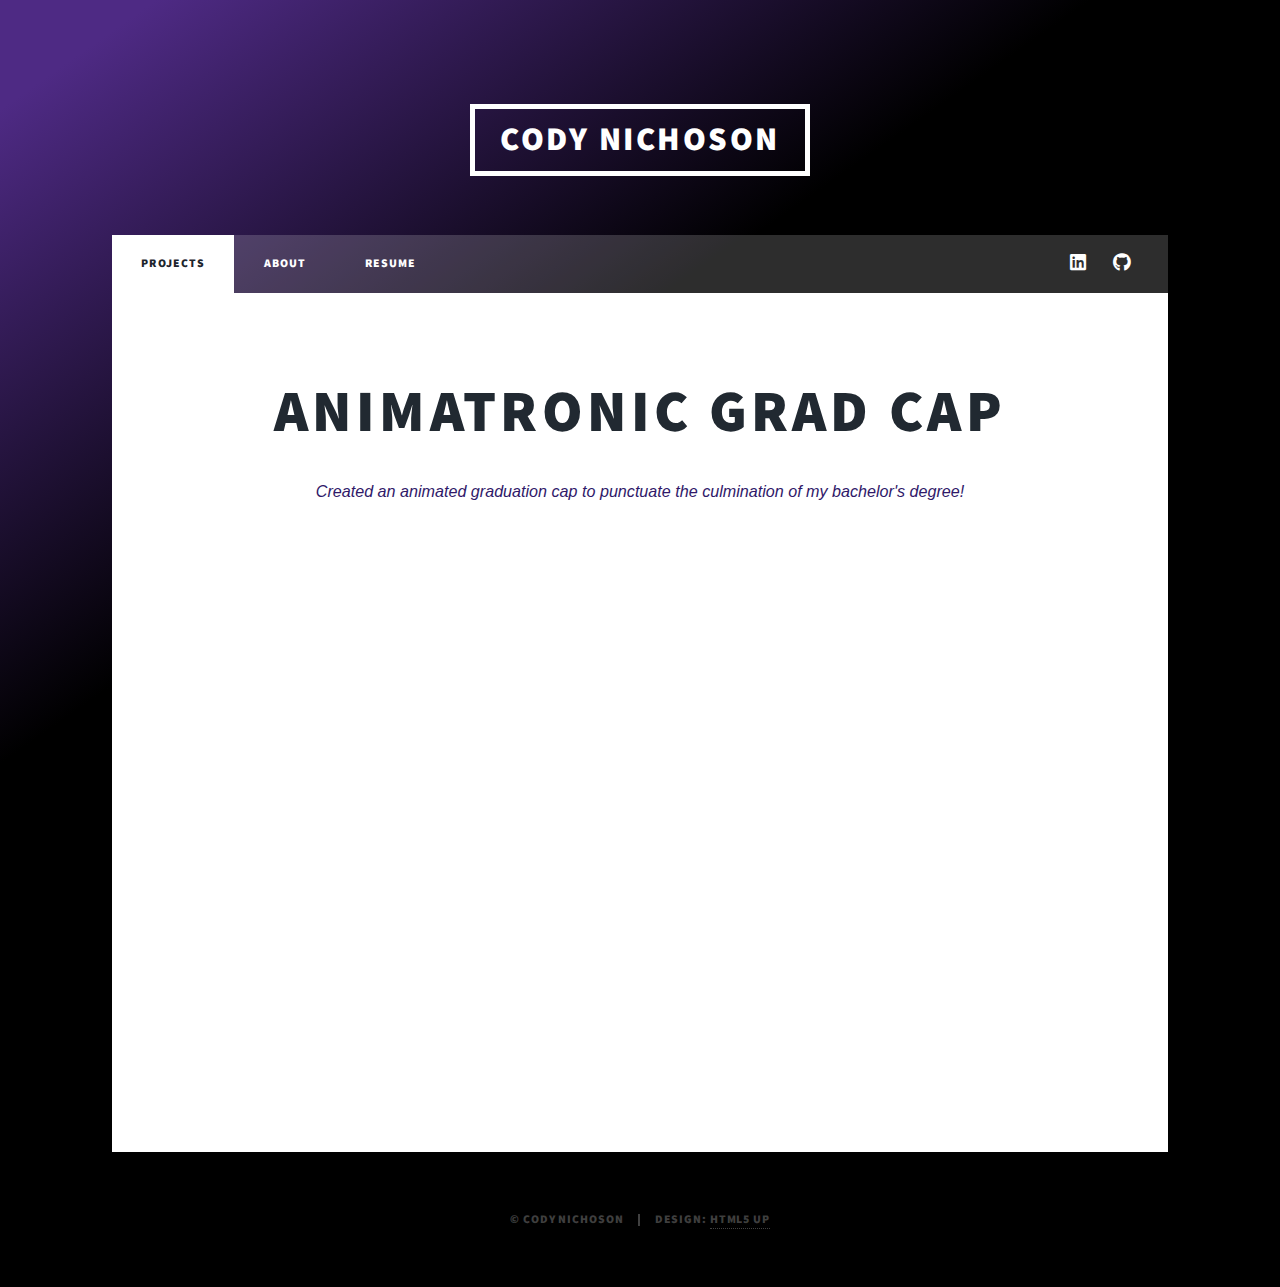
<file: gradcap.html>
<!DOCTYPE HTML>
<!--
	Massively by HTML5 UP
	html5up.net | @ajlkn
	Free for personal and commercial use under the CCA 3.0 license (html5up.net/license)
-->
<html>
	<head>
		<title>Cody Nichoson - Grad Cap</title>
		<meta charset="utf-8" />
		<meta name="viewport" content="width=device-width, initial-scale=1, user-scalable=no" />
		<link rel="stylesheet" href="assets/css/main.css" />
        <noscript><link rel="stylesheet" href="assets/css/noscript.css" /></noscript>

	</head>
	<body class="is-preload">

		<div id="wrapper" >

				<!-- Header -->
					<header id="header">
                        <a href="index.html" class="logo">Cody Nichoson</a>
					</header>

				<!-- Nav -->
					<nav id="nav">
						<ul class="links">
							<li class="active"><a href="index.html">Projects</a></li>
							<li> <a href="about.html">About</a></li>
							<li><a href="resume.html">Resume</a></li>
							<!-- <li><a href="contact.html">Contact</a></li> -->
						</ul>
						<ul class="icons">
							<li><a href="https://www.linkedin.com/in/codynichoson/" class="icon brands fa-linkedin"><span class="label">LinkedIn</span></a></li>
							<li><a href="https://github.com/codynichoson" class="icon brands fa-github"><span class="label">GitHub</span></a></li>
						</ul>
					</nav>

				<!-- Main -->
					<div id="main">

						<!-- Post -->
							<section class="post">
								<header class="major">
									<!-- <span class="date">April 2021 - December 2021</span> -->
									<h1>Animatronic Grad Cap</h1>
                                    <p>Created an animated graduation cap to punctuate the culmination of my bachelor's degree!
									</p>
                                </header>
                                
								<!-- <div class="image main"><img src="images/Haptics/Vr-haptics.jpg" alt="" style="max-width: 70%"/></div> -->
								<div class="iframe-container">
									<iframe width="853" height="480" src="https://www.youtube.com/embed/uSSBCQLkUVA" title="YouTube video player" frameborder="0" allow="accelerometer; autoplay; clipboard-write; encrypted-media; gyroscope; picture-in-picture" allowfullscreen></iframe>
								</div>
								<style>
									.iframe-container {
										  text-align:center;
											width:100%;
									}
								</style><br/>

					</div>

				<!-- Copyright -->
					<div id="copyright">
						<ul><li>&copy; Cody Nichoson</li><li>Design: <a href="https://html5up.net">HTML5 UP</a></li></ul>
					</div>
		
		</div>
		<!-- Scripts -->
			<script src="assets/js/jquery.min.js"></script>
			<script src="assets/js/jquery.scrollex.min.js"></script>
			<script src="assets/js/jquery.scrolly.min.js"></script>
			<script src="assets/js/browser.min.js"></script>
			<script src="assets/js/breakpoints.min.js"></script>
			<script src="assets/js/util.js"></script>
			<script src="assets/js/main.js"></script>

	</body>
</html>
</file>
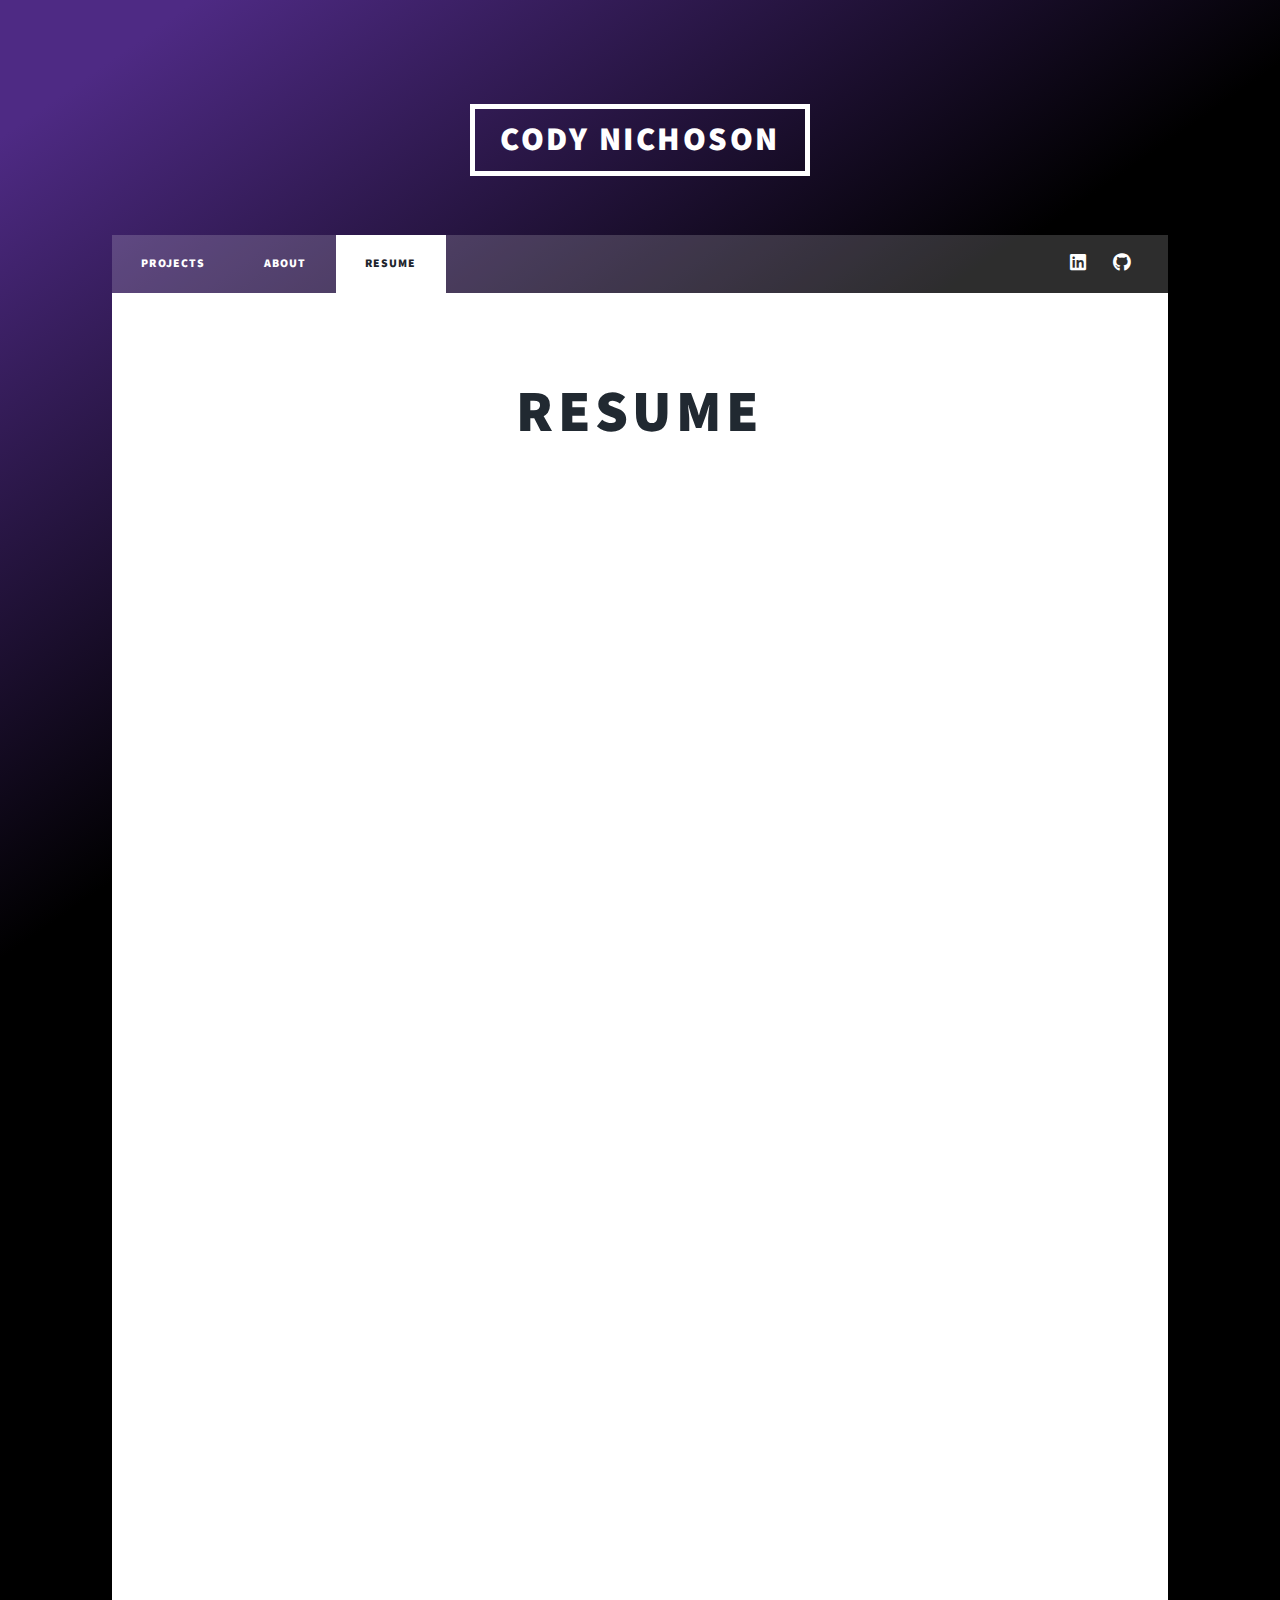
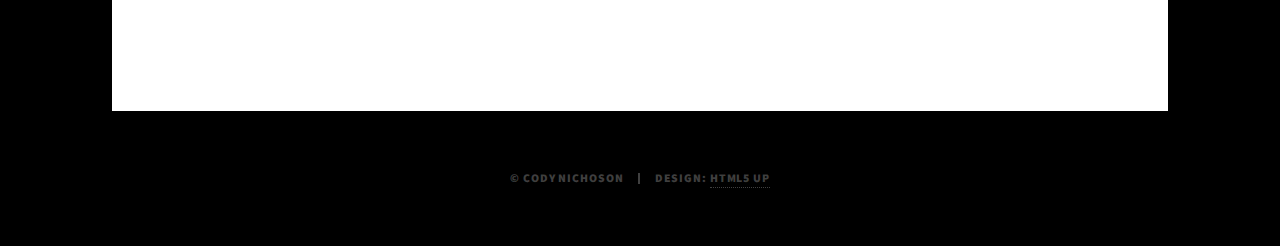
<file: resume.html>
<!DOCTYPE HTML>
<!--
	Massively by HTML5 UP
	html5up.net | @ajlkn
	Free for personal and commercial use under the CCA 3.0 license (html5up.net/license)
-->
<html>
	<head>
		<title>Cody Nichoson - Resume</title>
		<meta charset="utf-8" />
		<meta name="viewport" content="width=device-width, initial-scale=1, user-scalable=no" />
		<link rel="stylesheet" href="assets/css/main.css" />
        <noscript><link rel="stylesheet" href="assets/css/noscript.css" /></noscript>

		<style>
			.button {
			  border: none;
			  color: white !important; 
			  padding: 15px 32px;
			  text-align: center;
			  text-decoration: none;
			  display: inline-block;
			  font-size: 16px;
			  margin: 30px 2px;
			  cursor: pointer;
			  display: inline-flex;
  			  align-items: center;
			  transition-duration: 0.4s;
			}

			.button:hover {
			  background-color: #4E2A84;
			  color: white;
			}
			
			.button1 {background-color: #4E2A84;} /* Purple */
			.button2 {background-color: #008CBA;} /* Blue */
			</style>

	</head>
	<body class="is-preload">

		<div id="wrapper" >

				<!-- Header -->
					<header id="header">
                        <a href="index.html" class="logo">Cody Nichoson</a>
					</header>

				<!-- Nav -->
					<nav id="nav">
						<ul class="links">
							<li><a href="index.html">Projects</a></li>
							<li> <a href="about.html">About</a></li>
							<li class="active"><a href="resume.html">Resume</a></li>
							<!-- <li><a href="contact.html">Contact</a></li> -->
						</ul>
						<ul class="icons">
							<li><a href="https://www.linkedin.com/in/codynichoson/" class="icon brands fa-linkedin"><span class="label">LinkedIn</span></a></li>
							<li><a href="https://github.com/codynichoson" class="icon brands fa-github"><span class="label">GitHub</span></a></li>
						</ul>
					</nav>

				<!-- Main -->
					<div id="main">

							<section class="post">
								<header class="major">
									<h2>Resume</h2>
                                </header>

								<!-- <p style="text-align: center;">
									Click "Pop-out" button in viewing window to download.<br>
								</p> -->

								<!-- <a href="pat" download="proposed_file_name">Download</a> -->

<!-- 								<button class="button button1" href="/images/allegro_hand_moving.gif" download="FILENAME">Green</button> -->
                                
								<div class="iframe-container">
<!-- 									<iframe src="https://drive.google.com/file/d/1FBtd67sQxQeJSgdby5tHKh5SvlWQES-i/preview" width="800" height="1100" allow="autoplay"></iframe> -->
									<iframe src="https://drive.google.com/file/d/1FBtd67sQxQeJSgdby5tHKh5SvlWQES-i/preview" width="100%" height=1100 allow="autoplay"></iframe>
								</div>

								<style>
									.iframe-container {
										  text-align:center;
											width:100%;
											/* height:100%; */
									}
								</style><br/>
							</section>
					</div>

				<!-- Copyright -->
					<div id="copyright">
						<ul><li>&copy; Cody Nichoson</li><li>Design: <a href="https://html5up.net">HTML5 UP</a></li></ul>
					</div>
		
		</div>
		
		<!-- Scripts -->
			<script src="assets/js/jquery.min.js"></script>
			<script src="assets/js/jquery.scrollex.min.js"></script>
			<script src="assets/js/jquery.scrolly.min.js"></script>
			<script src="assets/js/browser.min.js"></script>
			<script src="assets/js/breakpoints.min.js"></script>
			<script src="assets/js/util.js"></script>
			<script src="assets/js/main.js"></script>

	</body>
</html>
</file>
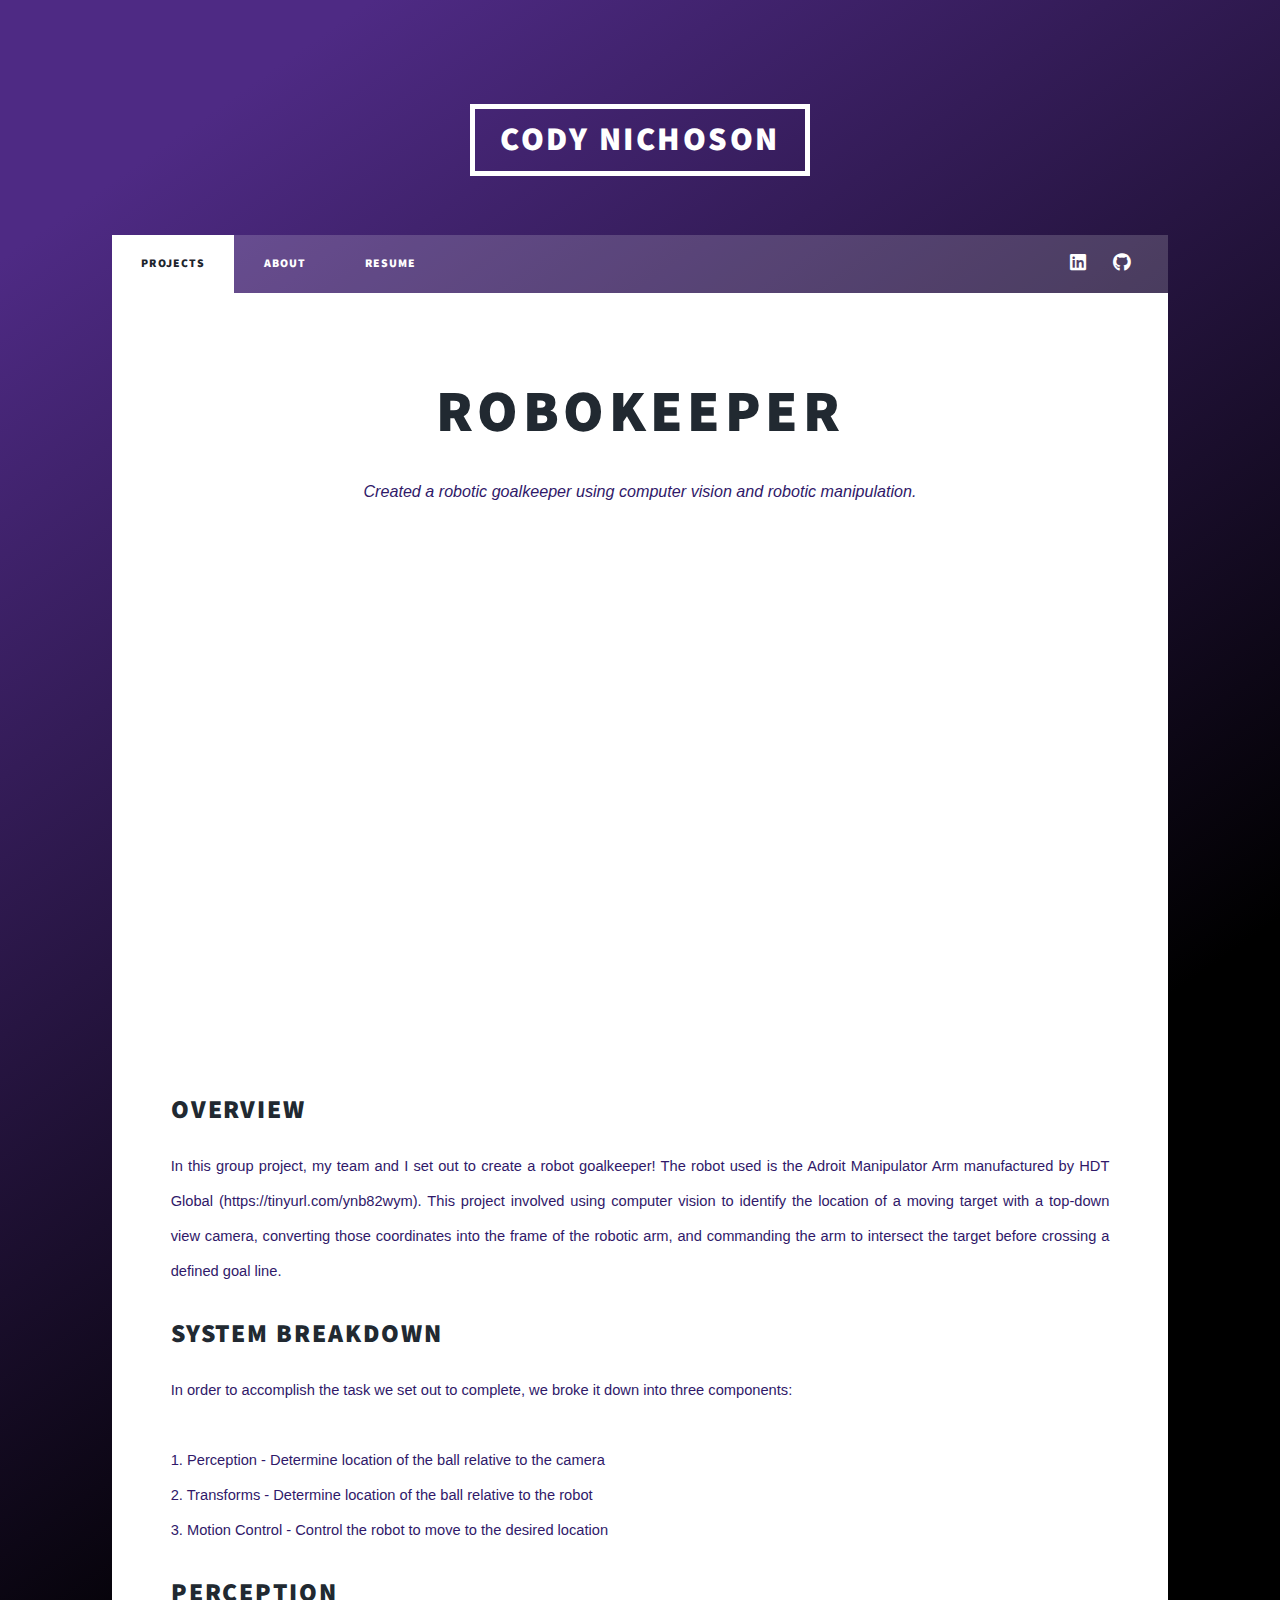
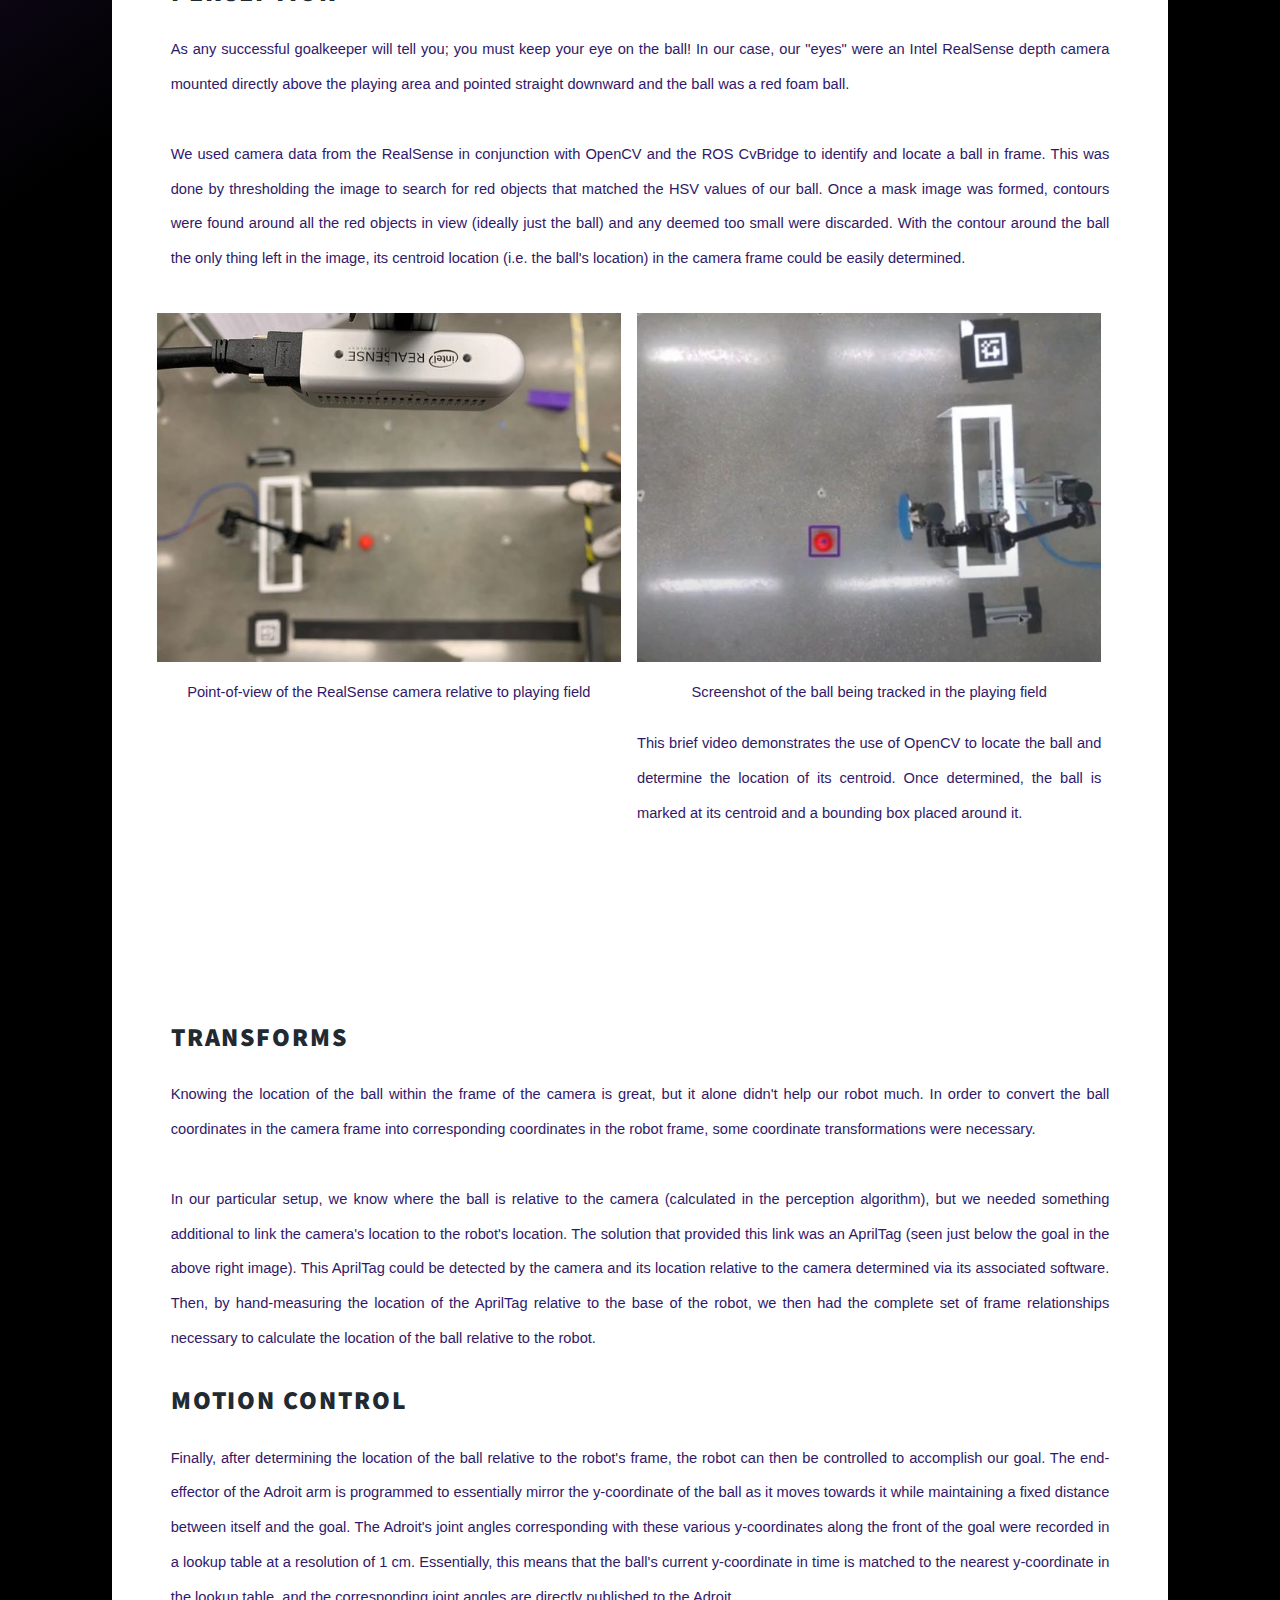
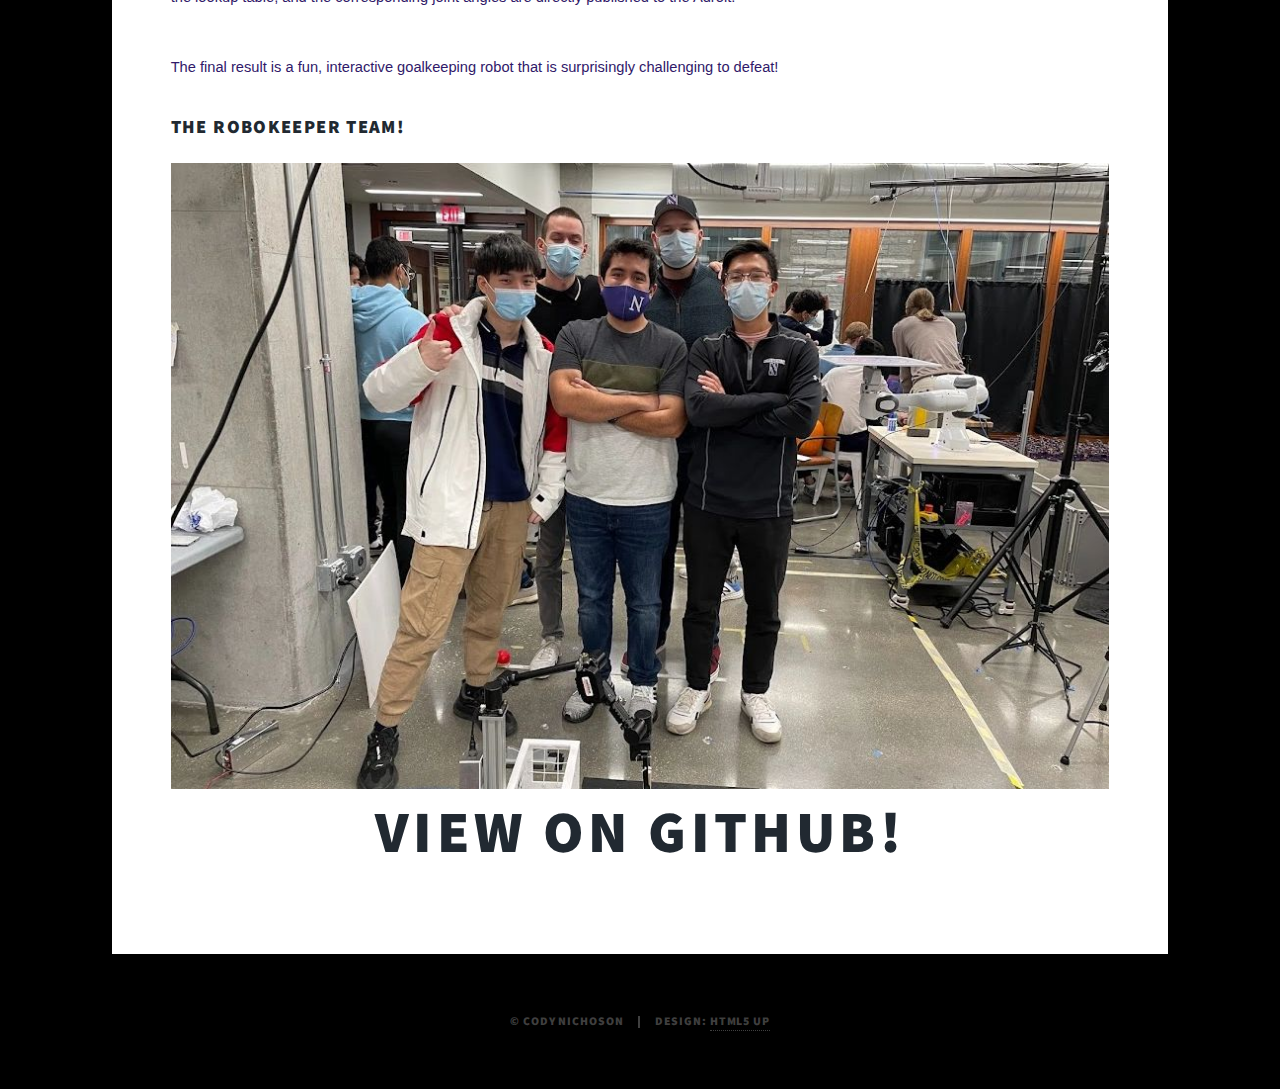
<file: robokeeper.html>
<!DOCTYPE HTML>
<!--
	Massively by HTML5 UP
	html5up.net | @ajlkn
	Free for personal and commercial use under the CCA 3.0 license (html5up.net/license)
-->
<html>
	<head>
		<title>Cody Nichoson - RoboKeeper</title>
		<meta charset="utf-8" />
		<meta name="viewport" content="width=device-width, initial-scale=1, user-scalable=no" />
		<link rel="stylesheet" href="assets/css/main.css" />
        <noscript><link rel="stylesheet" href="assets/css/noscript.css" /></noscript>
	</head>
	<body class="is-preload">

		<!-- <div id="wrapper" ></div> -->

				<!-- Header -->
					<header id="header">
                        <a href="index.html" class="logo">Cody Nichoson</a>
					</header>

				<!-- Nav -->
					<nav id="nav">
						<ul class="links">
							<li class="active"><a href="index.html">Projects</a></li>
							<li> <a href="about.html">About</a></li>
							<li><a href="resume.html">Resume</a></li>
							<!-- <li><a href="contact.html">Contact</a></li> -->
						</ul>
						<ul class="icons">
							<li><a href="https://www.linkedin.com/in/codynichoson/" class="icon brands fa-linkedin"><span class="label">LinkedIn</span></a></li>
							<li><a href="https://github.com/codynichoson" class="icon brands fa-github"><span class="label">GitHub</span></a></li>
						</ul>
					</nav>

				<!-- Main -->
					<div id="main">

						<!-- Post -->
							<section class="post">
								<header class="major">
									<!-- <span class="date">April 2021 - December 2021</span> -->
									<h1>RoboKeeper</h1>
                                    <p>Created a robotic goalkeeper using computer vision and robotic manipulation.
									</p>
                                </header>
                                
								<!-- <div class="image main"><img src="images/Haptics/Vr-haptics.jpg" alt="" style="max-width: 70%"/></div> -->
								<div class="iframe-container">
									<iframe width="853" height="480" src="https://www.youtube.com/embed/7AMiB5leBwY" title="YouTube video player" frameborder="0" allow="accelerometer; autoplay; clipboard-write; encrypted-media; gyroscope; picture-in-picture" allowfullscreen></iframe>
								</div>
								<style>
									.iframe-container {
										  text-align:center;
											width:100%;
									}
								</style><br/>
									
								<h2>Overview</h2>
								<p> In this group project, my team and I set out to create a robot goalkeeper! 
                                    The robot used is the Adroit Manipulator Arm manufactured by HDT Global (https://tinyurl.com/ynb82wym). 
                                    This project involved using computer vision to identify the location of a moving target with a top-down 
                                    view camera, converting those coordinates into the frame of the robotic arm, and commanding the arm to 
                                    intersect the target before crossing a defined goal line.
                                </p>

                                <h2>System Breakdown</h2>
								<p> In order to accomplish the task we set out to complete,  we broke it down into three components:<br><br>

                                    1. Perception - Determine location of the ball relative to the camera<br>
                                    2. Transforms - Determine location of the ball relative to the robot<br>
                                    3. Motion Control -  Control the robot to move to the desired location<br>
                                </p>

                                <h2>Perception</h2>
								<p> As any successful goalkeeper will tell you; you must keep your eye on the ball! In our case, 
                                    our "eyes" were an Intel RealSense depth camera mounted directly above the playing area and 
                                    pointed straight downward and the ball was a red foam ball. <br><br>

                                    We used camera data from the RealSense in conjunction with OpenCV and the ROS CvBridge to 
                                    identify and locate a ball in frame. This was done by thresholding the image to search for red 
                                    objects that matched the HSV values of our ball. Once a mask image was formed, contours were 
                                    found around all the red objects in view (ideally just the ball) and any deemed too small were 
                                    discarded. With the contour around the ball the only thing left in the image, its centroid 
                                    location (i.e. the ball's location) in the camera frame could be easily determined.
                                </p>

                                <div class="row">
									<div class="column-2">
										<center>
                                            <figure>
                                                <img src='images/realsense.jpeg' alt='missing' style="width: 100%; height: 100%;"/>
                                                <figcaption>Point-of-view of the RealSense camera relative to playing field</figcaption>
                                            </figure>
										</center>
									</div>
									<div class="column-2">
										<center>
                                            <figure>
                                                <img src='images/balltracking.jpeg' alt='missing' style="width: 100%; height: 100%;"/>
                                                <figcaption>Screenshot of the ball being tracked in the playing field</figcaption>
                                            </figure>
										</center>
									</div>
								</div>

								<div class="row">
									<div class="column-2">
										<div class="iframe-container">
											<iframe width="320" height="240" src="https://www.youtube.com/embed/yBchUAPhLoM" title="YouTube video player" frameborder="0" allow="accelerometer; autoplay; clipboard-write; encrypted-media; gyroscope; picture-in-picture" allowfullscreen></iframe>
										</div>
										<style>
											.iframe-container {
												  text-align:center;
													width:100%;
											}
										</style><br/>
									</div>
									<div class="column-2">
										<center>
                                            <p>This brief video demonstrates the use of OpenCV to locate the ball and 
												determine the location of its centroid. Once determined, the ball is 
												marked at its centroid and a bounding box placed around it.</p>
										</center>
									</div>
								</div>

								<h2>Transforms</h2>
								<p> Knowing the location of the ball within the frame of the camera is great, 
									but it alone didn't help our robot much. In order to convert the ball coordinates 
									in the camera frame into corresponding coordinates in the robot frame, some coordinate 
									transformations were necessary.<br><br>

									In our particular setup, we know where the ball is relative to the camera (calculated 
									in the perception algorithm), but we needed something additional to link the camera's 
									location to the robot's location. The solution that provided this link was an AprilTag 
									(seen just below the goal in the above right image). This AprilTag could be detected 
									by the camera and its location relative to the camera determined via its associated software.
									Then, by hand-measuring the location of the AprilTag relative to the base of the robot, 
									we then had the complete set of frame relationships necessary to calculate the location 
									of the ball relative to the robot.
                                </p>

								<h2>Motion Control</h2>
								<p> Finally, after determining the location of the ball relative to the robot's frame, 
									the robot can then be controlled to accomplish our goal. The end-effector of the 
									Adroit arm is programmed to essentially mirror the y-coordinate of the ball as it 
									moves towards it while maintaining a fixed distance between itself and the goal. The 
									Adroit's joint angles corresponding with these various y-coordinates along the front 
									of the goal were recorded in a lookup table at a resolution of 1 cm. Essentially, this 
									means that the ball's current y-coordinate in time is matched to the nearest y-coordinate 
									in the lookup table, and the corresponding joint angles are directly published to the Adroit.<br><br>

									The final result is a fun, interactive goalkeeping robot that is surprisingly challenging to defeat!
                                </p>

								<h3>The RoboKeeper Team!</h3>
								<center>
									<img src='images/robokeeper_team.jpg' alt='missing' style="width: 100%; height: 100%;"/>
								</center>

                                <h1 style="text-align:center"><a href="https://github.com/codynichoson/RoboKeeper" target="_blank">View on GitHub!</a></h1>
							</section>

					</div>

				<!-- Copyright -->
					<div id="copyright">
						<ul><li>&copy; Cody Nichoson</li><li>Design: <a href="https://html5up.net">HTML5 UP</a></li></ul>
					</div>

		<!-- </div> -->

		<!-- Scripts -->
			<script src="assets/js/jquery.min.js"></script>
			<script src="assets/js/jquery.scrollex.min.js"></script>
			<script src="assets/js/jquery.scrolly.min.js"></script>
			<script src="assets/js/browser.min.js"></script>
			<script src="assets/js/breakpoints.min.js"></script>
			<script src="assets/js/util.js"></script>
			<script src="assets/js/main.js"></script>

	</body>
</html>
</file>
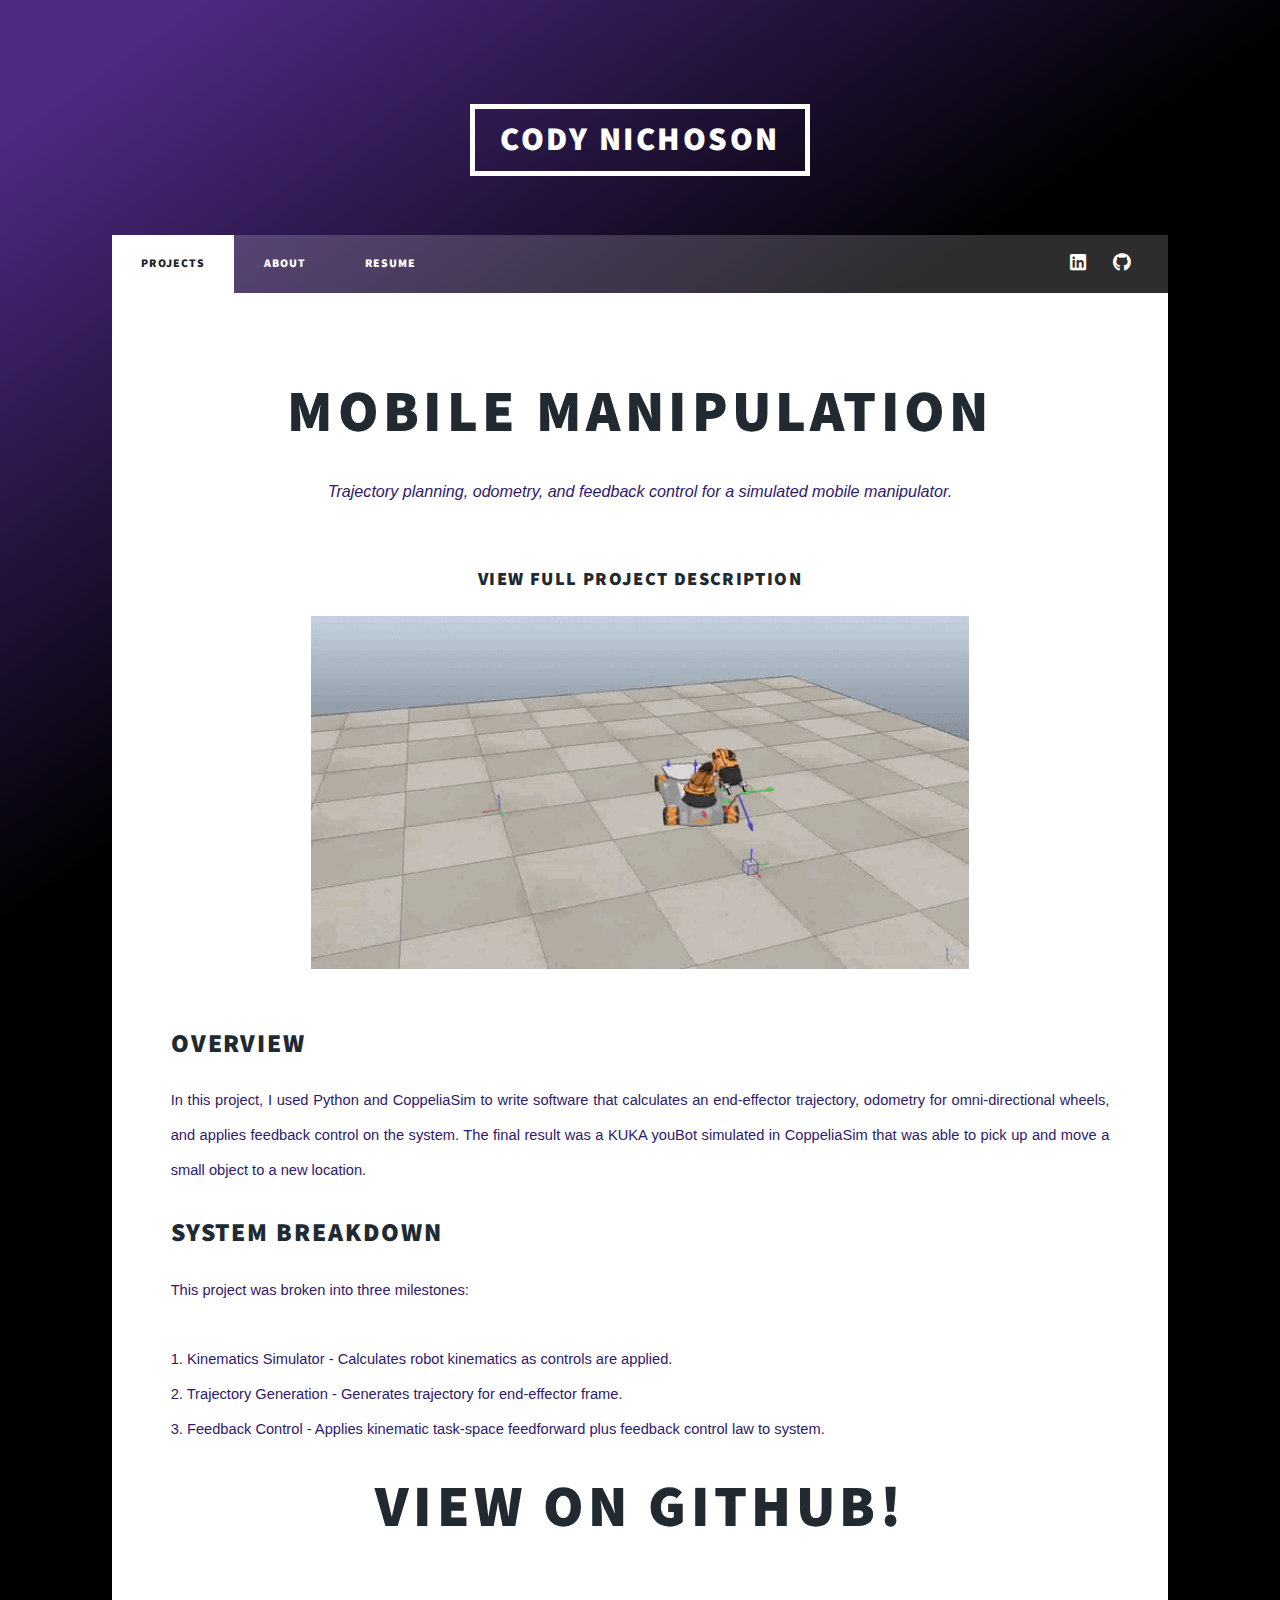
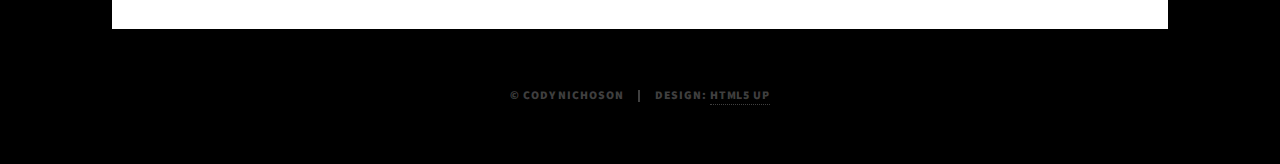
<file: youbot.html>
<!DOCTYPE HTML>
<!--
	Massively by HTML5 UP
	html5up.net | @ajlkn
	Free for personal and commercial use under the CCA 3.0 license (html5up.net/license)
-->
<html>
	<head>
		<title>Cody Nichoson - Mobile Manipulation</title>
		<meta charset="utf-8" />
		<meta name="viewport" content="width=device-width, initial-scale=1, user-scalable=no" />
		<link rel="stylesheet" href="assets/css/main.css" />
        <noscript><link rel="stylesheet" href="assets/css/noscript.css" /></noscript>

	</head>
	<body class="is-preload">

		<div id="wrapper" >

				<!-- Header -->
					<header id="header">
                        <a href="index.html" class="logo">Cody Nichoson</a>
					</header>

				<!-- Nav -->
					<nav id="nav">
						<ul class="links">
							<li class="active"><a href="index.html">Projects</a></li>
							<li> <a href="about.html">About</a></li>
							<li><a href="resume.html">Resume</a></li>
							<!-- <li><a href="contact.html">Contact</a></li> -->
						</ul>
						<ul class="icons">
							<li><a href="https://www.linkedin.com/in/codynichoson/" class="icon brands fa-linkedin"><span class="label">LinkedIn</span></a></li>
							<li><a href="https://github.com/codynichoson" class="icon brands fa-github"><span class="label">GitHub</span></a></li>
						</ul>
					</nav>

				<!-- Main -->
					<div id="main">

						<!-- Post -->
							<section class="post">
								<header class="major">
									<!-- <span class="date">April 2021 - December 2021</span> -->
									<h1>Mobile Manipulation</h1>
                                    <p>Trajectory planning, odometry, and feedback control for a simulated mobile manipulator.
									</p>
								</header>

								<h3 style="text-align:center"><a href="http://hades.mech.northwestern.edu/index.php/Mobile_Manipulation_Capstone_2021" target="_blank">View Full Project Description</a></h3>
                                
								<center>
									<div class="image main"><img src="images/youbot_cube.gif" alt="" style="max-width: 70%"/></div>
								</center>
									
								<h2>Overview</h2>
								<p> In this project, I used Python and CoppeliaSim to write software that calculates an end-effector trajectory,
									odometry for omni-directional wheels, and applies feedback control on the system. The final result
									was a KUKA youBot simulated in CoppeliaSim that was able to pick up and move a small object to a new location. 
                                </p>

                                <h2>System Breakdown</h2>
								<p> This project was broken into three milestones:<br><br>

                                    1. Kinematics Simulator - Calculates robot kinematics as controls are applied.<br>
                                    2. Trajectory Generation - Generates trajectory for end-effector frame.<br>
                                    3. Feedback Control - Applies kinematic task-space feedforward plus feedback control law to system.<br>
                                </p>


                                <h1 style="text-align:center"><a href="https://github.com/codynichoson/youBot_Cube_Manipulation" target="_blank">View on GitHub!</a></h1>
							</section>

					</div>

				<!-- Copyright -->
					<div id="copyright">
						<ul><li>&copy; Cody Nichoson</li><li>Design: <a href="https://html5up.net">HTML5 UP</a></li></ul>
					</div>

		</div>

		<!-- Scripts -->
			<script src="assets/js/jquery.min.js"></script>
			<script src="assets/js/jquery.scrollex.min.js"></script>
			<script src="assets/js/jquery.scrolly.min.js"></script>
			<script src="assets/js/browser.min.js"></script>
			<script src="assets/js/breakpoints.min.js"></script>
			<script src="assets/js/util.js"></script>
			<script src="assets/js/main.js"></script>

	</body>
</html>
</file>
<file: assets/css/main.css>
@import url(fontawesome-all.min.css);
@import url("https://fonts.googleapis.com/css?family=Merriweather:300,700,300italic,700italic|Source+Sans+Pro:900");

/*
	Massively by HTML5 UP
	html5up.net | @ajlkn
	Free for personal and commercial use under the CCA 3.0 license (html5up.net/license)
*/

html, body, div, span, applet, object,
iframe, h1, h2, h3, h4, h5, h6, p, blockquote,
pre, a, abbr, acronym, address, big, cite,
code, del, dfn, em, img, ins, kbd, q, s, samp,
small, strike, strong, sub, sup, tt, var, b,
u, i, center, dl, dt, dd, ol, ul, li, fieldset,
form, label, legend, table, caption, tbody,
tfoot, thead, tr, th, td, article, aside,
canvas, details, embed, figure, figcaption,
footer, header, hgroup, menu, nav, output, ruby,
section, summary, time, mark, audio, video {
	margin: 0;
	padding: 0;
	border: 0;
	font-size: 100%;
	font: inherit;
	vertical-align: baseline;}

article, aside, details, figcaption, figure,
footer, header, hgroup, menu, nav, section {
	display: block;}

body {
	line-height: 1;
}

ol, ul {
	list-style: none;
}

blockquote, q {
	quotes: none;
}

	blockquote:before, blockquote:after, q:before, q:after {
		content: '';
		content: none;
	}

table {
	border-collapse: collapse;
	border-spacing: 0;
}

body {
	-webkit-text-size-adjust: none;
}

mark {
	background-color: transparent;
	color: inherit;
}

input::-moz-focus-inner {
	border: 0;
	padding: 0;
}

input, select, textarea {
	-moz-appearance: none;
	-webkit-appearance: none;
	-ms-appearance: none;
	appearance: none;
}

/* Basic */

	@-ms-viewport {
		width: device-width;
	}

	body {
		-ms-overflow-style: scrollbar;
	}

	@media screen and (max-width: 480px) {

		html, body {
			min-width: 320px;
		}

	}

	html {
		box-sizing: border-box;
	}

	*, *:before, *:after {
		box-sizing: inherit;
	}

	body {
		/* background-color: #1e252d; */
/* 		background-color: #301969; */
		
/* 		Northwestern Purple */
/* 		background-color: #4E2A84; */
	
		background: linear-gradient(145deg, #4E2A84 5%, #000000 35%);

	}

		body.is-preload *, body.is-preload *:before, body.is-preload *:after {
			-moz-animation: none !important;
			-webkit-animation: none !important;
			-ms-animation: none !important;
			animation: none !important;
			-moz-transition: none !important;
			-webkit-transition: none !important;
			-ms-transition: none !important;
			transition: none !important;
		}
	
	

/* Type */

	html {
		font-size: 16pt;
	}

		@media screen and (max-width: 1680px) {

			html {
				font-size: 12pt;
			}

		}

		@media screen and (max-width: 1280px) {

			html {
				font-size: 11pt;
			}

		}

		@media screen and (max-width: 360px) {

			html {
				font-size: 10pt;
			}

		}

	body {
/* 		color: #212931; */
		color: #301969;
	}

	body, input, select, textarea {
		/* font-family: "Merriweather", Georgia, serif; */
		font-family: Arial, Helvetica, sans-serif;
		font-weight: 300;
		font-size: 1rem;
		line-height: 2.375;
	}

	a {
		-moz-transition: color 0.2s ease-in-out, background-color 0.2s ease-in-out, border-color 0.2s ease-in-out, box-shadow 0.2s ease-in-out;
		-webkit-transition: color 0.2s ease-in-out, background-color 0.2s ease-in-out, border-color 0.2s ease-in-out, box-shadow 0.2s ease-in-out;
		-ms-transition: color 0.2s ease-in-out, background-color 0.2s ease-in-out, border-color 0.2s ease-in-out, box-shadow 0.2s ease-in-out;
		transition: color 0.2s ease-in-out, background-color 0.2s ease-in-out, border-color 0.2s ease-in-out, box-shadow 0.2s ease-in-out;
		border-bottom: dotted 1px;
		text-decoration: none;
	}

		a:hover {
			border-bottom-color: transparent;
		}

	strong, b {
		font-weight: 600;
	}

	em, i {
		font-style: italic;
	}

	p {
		text-align: justify;
		margin: 0 0 2rem 0;
	}

	h1, h2, h3, h4, h5, h6 {
		font-family: "Source Sans Pro", Helvetica, sans-serif;
		font-weight: 900;
		line-height: 1.5;
		letter-spacing: 0.075em;
		text-transform: uppercase;
		margin: 0 0 1rem 0;
	}

		h1 a, h2 a, h3 a, h4 a, h5 a, h6 a {
			border-bottom: 0;
			color: inherit;
			text-decoration: none;
		}

	h1 {
		font-size: 4rem;
		line-height: 1.1;
		margin: 0 0 2rem 0;
	}

	h2 {
		font-size: 1.75rem;
		line-height: 1.3;
		margin: 0 0 1.5rem 0;
	}

	h3 {
		font-size: 1.25rem;
		margin: 0 0 1.5rem 0;
	}

	h4 {
		font-size: 1rem;
	}

	h5 {
		font-size: 0.9rem;
	}

	h6 {
		font-size: 0.8rem;
	}

	sub {
		font-size: 0.8rem;
		position: relative;
		top: 0.5rem;
	}

	sup {
		font-size: 0.8rem;
		position: relative;
		top: -0.5rem;
	}

	blockquote {
		border-left: solid 4px;
		font-style: italic;
		margin: 0 0 2rem 0;
		padding: 0.5rem 0 0.5rem 2rem;
	}

	code {
		border: solid 2px;
		font-family: "Courier New", monospace;
		font-size: 0.9rem;
		margin: 0 0.25rem;
		padding: 0.25rem 0.65rem;
	}

	pre {
		-webkit-overflow-scrolling: touch;
		font-family: "Courier New", monospace;
		font-size: 0.9rem;
		margin: 0 0 2rem 0;
	}

		pre code {
			display: block;
			line-height: 1.75;
			padding: 1rem 1.5rem;
			overflow-x: auto;
		}

	hr {
		border: 0;
		border-bottom: solid 2px;
		margin: 3rem 0;
	}

		hr.major {
			margin: 5rem 0;
		}

	.align-left {
		text-align: left;
	}

	.align-center {
		text-align: center;
	}

	.align-right {
		text-align: right;
	}

	input, select, textarea {
		color: #212931;
	}

	a {
		color: #212931;
		border-bottom-color: rgba(33, 41, 49, 0.5);
	}

		a:hover {
			border-bottom-color: transparent;
			color: #18bfef !important;
		}

	strong, b {
		color: #212931;
	}

	h1, h2, h3, h4, h5, h6 {
		color: #212931;
	}

	blockquote {
		border-left-color: #eeeeee;
	}

	code {
		background: rgba(220, 220, 220, 0.25);
		border-color: #eeeeee;
	}

	hr {
		border-bottom-color: #eeeeee;
	}

/* Row */

	.row {
		display: flex;
		flex-wrap: wrap;
		box-sizing: border-box;
		align-items: stretch;
	}

		.row > * {
			box-sizing: border-box;
		}

		.row.gtr-uniform > * > :last-child {
			margin-bottom: 0;
		}

		.row.aln-left {
			justify-content: flex-start;
		}

		.row.aln-center {
			justify-content: center;
		}

		.row.aln-right {
			justify-content: flex-end;
		}

		.row.aln-top {
			align-items: flex-start;
		}

		.row.aln-middle {
			align-items: center;
		}

		.row.aln-bottom {
			align-items: flex-end;
		}

		.row > .imp {
			order: -1;
		}

		.row > .col-1 {
			width: 8.33333%;
		}

		.row > .off-1 {
			margin-left: 8.33333%;
		}

		.row > .col-2 {
			width: 16.66667%;
		}

		.row > .off-2 {
			margin-left: 16.66667%;
		}

		.row > .col-3 {
			width: 25%;
		}

		.row > .off-3 {
			margin-left: 25%;
		}

		.row > .col-4 {
			width: 33.33333%;
		}

		.row > .off-4 {
			margin-left: 33.33333%;
		}

		.row > .col-5 {
			width: 41.66667%;
		}

		.row > .off-5 {
			margin-left: 41.66667%;
		}

		.row > .col-6 {
			width: 50%;
		}

		.row > .off-6 {
			margin-left: 50%;
		}

		.row > .col-7 {
			width: 58.33333%;
		}

		.row > .off-7 {
			margin-left: 58.33333%;
		}

		.row > .col-8 {
			width: 66.66667%;
		}

		.row > .off-8 {
			margin-left: 66.66667%;
		}

		.row > .col-9 {
			width: 75%;
		}

		.row > .off-9 {
			margin-left: 75%;
		}

		.row > .col-10 {
			width: 83.33333%;
		}

		.row > .off-10 {
			margin-left: 83.33333%;
		}

		.row > .col-11 {
			width: 91.66667%;
		}

		.row > .off-11 {
			margin-left: 91.66667%;
		}

		.row > .col-12 {
			width: 100%;
		}

		.row > .off-12 {
			margin-left: 100%;
		}

		.row.gtr-0 {
			margin-top: 0;
			margin-left: 0rem;
		}

			.row.gtr-0 > * {
				padding: 0 0 0 0rem;
			}

			.row.gtr-0.gtr-uniform {
				margin-top: 0rem;
			}

				.row.gtr-0.gtr-uniform > * {
					padding-top: 0rem;
				}

		.row.gtr-25 {
			margin-top: 0;
			margin-left: -0.375rem;
		}

			.row.gtr-25 > * {
				padding: 0 0 0 0.375rem;
			}

			.row.gtr-25.gtr-uniform {
				margin-top: -0.375rem;
			}

				.row.gtr-25.gtr-uniform > * {
					padding-top: 0.375rem;
				}

		.row.gtr-50 {
			margin-top: 0;
			margin-left: -0.75rem;
		}

			.row.gtr-50 > * {
				padding: 0 0 0 0.75rem;
			}

			.row.gtr-50.gtr-uniform {
				margin-top: -0.75rem;
			}

				.row.gtr-50.gtr-uniform > * {
					padding-top: 0.75rem;
				}

		.row {
			margin-top: 0;
			margin-left: -1.5rem;
		}

			.row > * {
				padding: 0 0 0 1.5rem;
			}

			.row.gtr-uniform {
				margin-top: -1.5rem;
			}

				.row.gtr-uniform > * {
					padding-top: 1.5rem;
				}

		.row.gtr-150 {
			margin-top: 0;
			margin-left: -2.25rem;
		}

			.row.gtr-150 > * {
				padding: 0 0 0 2.25rem;
			}

			.row.gtr-150.gtr-uniform {
				margin-top: -2.25rem;
			}

				.row.gtr-150.gtr-uniform > * {
					padding-top: 2.25rem;
				}

		.row.gtr-200 {
			margin-top: 0;
			margin-left: -3rem;
		}

			.row.gtr-200 > * {
				padding: 0 0 0 3rem;
			}

			.row.gtr-200.gtr-uniform {
				margin-top: -3rem;
			}

				.row.gtr-200.gtr-uniform > * {
					padding-top: 3rem;
				}

		@media screen and (max-width: 1680px) {

			.row {
				display: flex;
				flex-wrap: wrap;
				box-sizing: border-box;
				align-items: stretch;
			}

				.row > * {
					box-sizing: border-box;
				}

				.row.gtr-uniform > * > :last-child {
					margin-bottom: 0;
				}

				.row.aln-left {
					justify-content: flex-start;
				}

				.row.aln-center {
					justify-content: center;
				}

				.row.aln-right {
					justify-content: flex-end;
				}

				.row.aln-top {
					align-items: flex-start;
				}

				.row.aln-middle {
					align-items: center;
				}

				.row.aln-bottom {
					align-items: flex-end;
				}

				.row > .imp-xlarge {
					order: -1;
				}

				.row > .col-1-xlarge {
					width: 8.33333%;
				}

				.row > .off-1-xlarge {
					margin-left: 8.33333%;
				}

				.row > .col-2-xlarge {
					width: 16.66667%;
				}

				.row > .off-2-xlarge {
					margin-left: 16.66667%;
				}

				.row > .col-3-xlarge {
					width: 25%;
				}

				.row > .off-3-xlarge {
					margin-left: 25%;
				}

				.row > .col-4-xlarge {
					width: 33.33333%;
				}

				.row > .off-4-xlarge {
					margin-left: 33.33333%;
				}

				.row > .col-5-xlarge {
					width: 41.66667%;
				}

				.row > .off-5-xlarge {
					margin-left: 41.66667%;
				}

				.row > .col-6-xlarge {
					width: 50%;
				}

				.row > .off-6-xlarge {
					margin-left: 50%;
				}

				.row > .col-7-xlarge {
					width: 58.33333%;
				}

				.row > .off-7-xlarge {
					margin-left: 58.33333%;
				}

				.row > .col-8-xlarge {
					width: 66.66667%;
				}

				.row > .off-8-xlarge {
					margin-left: 66.66667%;
				}

				.row > .col-9-xlarge {
					width: 75%;
				}

				.row > .off-9-xlarge {
					margin-left: 75%;
				}

				.row > .col-10-xlarge {
					width: 83.33333%;
				}

				.row > .off-10-xlarge {
					margin-left: 83.33333%;
				}

				.row > .col-11-xlarge {
					width: 91.66667%;
				}

				.row > .off-11-xlarge {
					margin-left: 91.66667%;
				}

				.row > .col-12-xlarge {
					width: 100%;
				}

				.row > .off-12-xlarge {
					margin-left: 100%;
				}

				.row.gtr-0 {
					margin-top: 0;
					margin-left: 0rem;
				}

					.row.gtr-0 > * {
						padding: 0 0 0 0rem;
					}

					.row.gtr-0.gtr-uniform {
						margin-top: 0rem;
					}

						.row.gtr-0.gtr-uniform > * {
							padding-top: 0rem;
						}

				.row.gtr-25 {
					margin-top: 0;
					margin-left: -0.375rem;
				}

					.row.gtr-25 > * {
						padding: 0 0 0 0.375rem;
					}

					.row.gtr-25.gtr-uniform {
						margin-top: -0.375rem;
					}

						.row.gtr-25.gtr-uniform > * {
							padding-top: 0.375rem;
						}

				.row.gtr-50 {
					margin-top: 0;
					margin-left: -0.75rem;
				}

					.row.gtr-50 > * {
						padding: 0 0 0 0.75rem;
					}

					.row.gtr-50.gtr-uniform {
						margin-top: -0.75rem;
					}

						.row.gtr-50.gtr-uniform > * {
							padding-top: 0.75rem;
						}

				.row {
					margin-top: 0;
					margin-left: -1.5rem;
				}

					.row > * {
						padding: 0 0 0 1.5rem;
					}

					.row.gtr-uniform {
						margin-top: -1.5rem;
					}

						.row.gtr-uniform > * {
							padding-top: 1.5rem;
						}

				.row.gtr-150 {
					margin-top: 0;
					margin-left: -2.25rem;
				}

					.row.gtr-150 > * {
						padding: 0 0 0 2.25rem;
					}

					.row.gtr-150.gtr-uniform {
						margin-top: -2.25rem;
					}

						.row.gtr-150.gtr-uniform > * {
							padding-top: 2.25rem;
						}

				.row.gtr-200 {
					margin-top: 0;
					margin-left: -3rem;
				}

					.row.gtr-200 > * {
						padding: 0 0 0 3rem;
					}

					.row.gtr-200.gtr-uniform {
						margin-top: -3rem;
					}

						.row.gtr-200.gtr-uniform > * {
							padding-top: 3rem;
						}

		}

		@media screen and (max-width: 1280px) {

			.row {
				display: flex;
				flex-wrap: wrap;
				box-sizing: border-box;
				align-items: stretch;
			}

				.row > * {
					box-sizing: border-box;
				}

				.row.gtr-uniform > * > :last-child {
					margin-bottom: 0;
				}

				.row.aln-left {
					justify-content: flex-start;
				}

				.row.aln-center {
					justify-content: center;
				}

				.row.aln-right {
					justify-content: flex-end;
				}

				.row.aln-top {
					align-items: flex-start;
				}

				.row.aln-middle {
					align-items: center;
				}

				.row.aln-bottom {
					align-items: flex-end;
				}

				.row > .imp-large {
					order: -1;
				}

				.row > .col-1-large {
					width: 8.33333%;
				}

				.row > .off-1-large {
					margin-left: 8.33333%;
				}

				.row > .col-2-large {
					width: 16.66667%;
				}

				.row > .off-2-large {
					margin-left: 16.66667%;
				}

				.row > .col-3-large {
					width: 25%;
				}

				.row > .off-3-large {
					margin-left: 25%;
				}

				.row > .col-4-large {
					width: 33.33333%;
				}

				.row > .off-4-large {
					margin-left: 33.33333%;
				}

				.row > .col-5-large {
					width: 41.66667%;
				}

				.row > .off-5-large {
					margin-left: 41.66667%;
				}

				.row > .col-6-large {
					width: 50%;
				}

				.row > .off-6-large {
					margin-left: 50%;
				}

				.row > .col-7-large {
					width: 58.33333%;
				}

				.row > .off-7-large {
					margin-left: 58.33333%;
				}

				.row > .col-8-large {
					width: 66.66667%;
				}

				.row > .off-8-large {
					margin-left: 66.66667%;
				}

				.row > .col-9-large {
					width: 75%;
				}

				.row > .off-9-large {
					margin-left: 75%;
				}

				.row > .col-10-large {
					width: 83.33333%;
				}

				.row > .off-10-large {
					margin-left: 83.33333%;
				}

				.row > .col-11-large {
					width: 91.66667%;
				}

				.row > .off-11-large {
					margin-left: 91.66667%;
				}

				.row > .col-12-large {
					width: 100%;
				}

				.row > .off-12-large {
					margin-left: 100%;
				}

				.row.gtr-0 {
					margin-top: 0;
					margin-left: 0rem;
				}

					.row.gtr-0 > * {
						padding: 0 0 0 0rem;
					}

					.row.gtr-0.gtr-uniform {
						margin-top: 0rem;
					}

						.row.gtr-0.gtr-uniform > * {
							padding-top: 0rem;
						}

				.row.gtr-25 {
					margin-top: 0;
					margin-left: -0.375rem;
				}

					.row.gtr-25 > * {
						padding: 0 0 0 0.375rem;
					}

					.row.gtr-25.gtr-uniform {
						margin-top: -0.375rem;
					}

						.row.gtr-25.gtr-uniform > * {
							padding-top: 0.375rem;
						}

				.row.gtr-50 {
					margin-top: 0;
					margin-left: -0.75rem;
				}

					.row.gtr-50 > * {
						padding: 0 0 0 0.75rem;
					}

					.row.gtr-50.gtr-uniform {
						margin-top: -0.75rem;
					}

						.row.gtr-50.gtr-uniform > * {
							padding-top: 0.75rem;
						}

				.row {
					margin-top: 0;
					margin-left: -1.5rem;
				}

					.row > * {
						padding: 0 0 0 1.5rem;
					}

					.row.gtr-uniform {
						margin-top: -1.5rem;
					}

						.row.gtr-uniform > * {
							padding-top: 1.5rem;
						}

				.row.gtr-150 {
					margin-top: 0;
					margin-left: -2.25rem;
				}

					.row.gtr-150 > * {
						padding: 0 0 0 2.25rem;
					}

					.row.gtr-150.gtr-uniform {
						margin-top: -2.25rem;
					}

						.row.gtr-150.gtr-uniform > * {
							padding-top: 2.25rem;
						}

				.row.gtr-200 {
					margin-top: 0;
					margin-left: -3rem;
				}

					.row.gtr-200 > * {
						padding: 0 0 0 3rem;
					}

					.row.gtr-200.gtr-uniform {
						margin-top: -3rem;
					}

						.row.gtr-200.gtr-uniform > * {
							padding-top: 3rem;
						}

		}

		@media screen and (max-width: 980px) {

			.row {
				display: flex;
				flex-wrap: wrap;
				box-sizing: border-box;
				align-items: stretch;
			}

				.row > * {
					box-sizing: border-box;
				}

				.row.gtr-uniform > * > :last-child {
					margin-bottom: 0;
				}

				.row.aln-left {
					justify-content: flex-start;
				}

				.row.aln-center {
					justify-content: center;
				}

				.row.aln-right {
					justify-content: flex-end;
				}

				.row.aln-top {
					align-items: flex-start;
				}

				.row.aln-middle {
					align-items: center;
				}

				.row.aln-bottom {
					align-items: flex-end;
				}

				.row > .imp-medium {
					order: -1;
				}

				.row > .col-1-medium {
					width: 8.33333%;
				}

				.row > .off-1-medium {
					margin-left: 8.33333%;
				}

				.row > .col-2-medium {
					width: 16.66667%;
				}

				.row > .off-2-medium {
					margin-left: 16.66667%;
				}

				.row > .col-3-medium {
					width: 25%;
				}

				.row > .off-3-medium {
					margin-left: 25%;
				}

				.row > .col-4-medium {
					width: 33.33333%;
				}

				.row > .off-4-medium {
					margin-left: 33.33333%;
				}

				.row > .col-5-medium {
					width: 41.66667%;
				}

				.row > .off-5-medium {
					margin-left: 41.66667%;
				}

				.row > .col-6-medium {
					width: 50%;
				}

				.row > .off-6-medium {
					margin-left: 50%;
				}

				.row > .col-7-medium {
					width: 58.33333%;
				}

				.row > .off-7-medium {
					margin-left: 58.33333%;
				}

				.row > .col-8-medium {
					width: 66.66667%;
				}

				.row > .off-8-medium {
					margin-left: 66.66667%;
				}

				.row > .col-9-medium {
					width: 75%;
				}

				.row > .off-9-medium {
					margin-left: 75%;
				}

				.row > .col-10-medium {
					width: 83.33333%;
				}

				.row > .off-10-medium {
					margin-left: 83.33333%;
				}

				.row > .col-11-medium {
					width: 91.66667%;
				}

				.row > .off-11-medium {
					margin-left: 91.66667%;
				}

				.row > .col-12-medium {
					width: 100%;
				}

				.row > .off-12-medium {
					margin-left: 100%;
				}

				.row.gtr-0 {
					margin-top: 0;
					margin-left: 0rem;
				}

					.row.gtr-0 > * {
						padding: 0 0 0 0rem;
					}

					.row.gtr-0.gtr-uniform {
						margin-top: 0rem;
					}

						.row.gtr-0.gtr-uniform > * {
							padding-top: 0rem;
						}

				.row.gtr-25 {
					margin-top: 0;
					margin-left: -0.375rem;
				}

					.row.gtr-25 > * {
						padding: 0 0 0 0.375rem;
					}

					.row.gtr-25.gtr-uniform {
						margin-top: -0.375rem;
					}

						.row.gtr-25.gtr-uniform > * {
							padding-top: 0.375rem;
						}

				.row.gtr-50 {
					margin-top: 0;
					margin-left: -0.75rem;
				}

					.row.gtr-50 > * {
						padding: 0 0 0 0.75rem;
					}

					.row.gtr-50.gtr-uniform {
						margin-top: -0.75rem;
					}

						.row.gtr-50.gtr-uniform > * {
							padding-top: 0.75rem;
						}

				.row {
					margin-top: 0;
					margin-left: -1.5rem;
				}

					.row > * {
						padding: 0 0 0 1.5rem;
					}

					.row.gtr-uniform {
						margin-top: -1.5rem;
					}

						.row.gtr-uniform > * {
							padding-top: 1.5rem;
						}

				.row.gtr-150 {
					margin-top: 0;
					margin-left: -2.25rem;
				}

					.row.gtr-150 > * {
						padding: 0 0 0 2.25rem;
					}

					.row.gtr-150.gtr-uniform {
						margin-top: -2.25rem;
					}

						.row.gtr-150.gtr-uniform > * {
							padding-top: 2.25rem;
						}

				.row.gtr-200 {
					margin-top: 0;
					margin-left: -3rem;
				}

					.row.gtr-200 > * {
						padding: 0 0 0 3rem;
					}

					.row.gtr-200.gtr-uniform {
						margin-top: -3rem;
					}

						.row.gtr-200.gtr-uniform > * {
							padding-top: 3rem;
						}

		}

		@media screen and (max-width: 736px) {

			.row {
				display: flex;
				flex-wrap: wrap;
				box-sizing: border-box;
				align-items: stretch;
			}

				.row > * {
					box-sizing: border-box;
				}

				.row.gtr-uniform > * > :last-child {
					margin-bottom: 0;
				}

				.row.aln-left {
					justify-content: flex-start;
				}

				.row.aln-center {
					justify-content: center;
				}

				.row.aln-right {
					justify-content: flex-end;
				}

				.row.aln-top {
					align-items: flex-start;
				}

				.row.aln-middle {
					align-items: center;
				}

				.row.aln-bottom {
					align-items: flex-end;
				}

				.row > .imp-small {
					order: -1;
				}

				.row > .col-1-small {
					width: 8.33333%;
				}

				.row > .off-1-small {
					margin-left: 8.33333%;
				}

				.row > .col-2-small {
					width: 16.66667%;
				}

				.row > .off-2-small {
					margin-left: 16.66667%;
				}

				.row > .col-3-small {
					width: 25%;
				}

				.row > .off-3-small {
					margin-left: 25%;
				}

				.row > .col-4-small {
					width: 33.33333%;
				}

				.row > .off-4-small {
					margin-left: 33.33333%;
				}

				.row > .col-5-small {
					width: 41.66667%;
				}

				.row > .off-5-small {
					margin-left: 41.66667%;
				}

				.row > .col-6-small {
					width: 50%;
				}

				.row > .off-6-small {
					margin-left: 50%;
				}

				.row > .col-7-small {
					width: 58.33333%;
				}

				.row > .off-7-small {
					margin-left: 58.33333%;
				}

				.row > .col-8-small {
					width: 66.66667%;
				}

				.row > .off-8-small {
					margin-left: 66.66667%;
				}

				.row > .col-9-small {
					width: 75%;
				}

				.row > .off-9-small {
					margin-left: 75%;
				}

				.row > .col-10-small {
					width: 83.33333%;
				}

				.row > .off-10-small {
					margin-left: 83.33333%;
				}

				.row > .col-11-small {
					width: 91.66667%;
				}

				.row > .off-11-small {
					margin-left: 91.66667%;
				}

				.row > .col-12-small {
					width: 100%;
				}

				.row > .off-12-small {
					margin-left: 100%;
				}

				.row.gtr-0 {
					margin-top: 0;
					margin-left: 0rem;
				}

					.row.gtr-0 > * {
						padding: 0 0 0 0rem;
					}

					.row.gtr-0.gtr-uniform {
						margin-top: 0rem;
					}

						.row.gtr-0.gtr-uniform > * {
							padding-top: 0rem;
						}

				.row.gtr-25 {
					margin-top: 0;
					margin-left: -0.375rem;
				}

					.row.gtr-25 > * {
						padding: 0 0 0 0.375rem;
					}

					.row.gtr-25.gtr-uniform {
						margin-top: -0.375rem;
					}

						.row.gtr-25.gtr-uniform > * {
							padding-top: 0.375rem;
						}

				.row.gtr-50 {
					margin-top: 0;
					margin-left: -0.75rem;
				}

					.row.gtr-50 > * {
						padding: 0 0 0 0.75rem;
					}

					.row.gtr-50.gtr-uniform {
						margin-top: -0.75rem;
					}

						.row.gtr-50.gtr-uniform > * {
							padding-top: 0.75rem;
						}

				.row {
					margin-top: 0;
					margin-left: -1.5rem;
				}

					.row > * {
						padding: 0 0 0 1.5rem;
					}

					.row.gtr-uniform {
						margin-top: -1.5rem;
					}

						.row.gtr-uniform > * {
							padding-top: 1.5rem;
						}

				.row.gtr-150 {
					margin-top: 0;
					margin-left: -2.25rem;
				}

					.row.gtr-150 > * {
						padding: 0 0 0 2.25rem;
					}

					.row.gtr-150.gtr-uniform {
						margin-top: -2.25rem;
					}

						.row.gtr-150.gtr-uniform > * {
							padding-top: 2.25rem;
						}

				.row.gtr-200 {
					margin-top: 0;
					margin-left: -3rem;
				}

					.row.gtr-200 > * {
						padding: 0 0 0 3rem;
					}

					.row.gtr-200.gtr-uniform {
						margin-top: -3rem;
					}

						.row.gtr-200.gtr-uniform > * {
							padding-top: 3rem;
						}

		}

		@media screen and (max-width: 480px) {

			.row {
				display: flex;
				flex-wrap: wrap;
				box-sizing: border-box;
				align-items: stretch;
			}

				.row > * {
					box-sizing: border-box;
				}

				.row.gtr-uniform > * > :last-child {
					margin-bottom: 0;
				}

				.row.aln-left {
					justify-content: flex-start;
				}

				.row.aln-center {
					justify-content: center;
				}

				.row.aln-right {
					justify-content: flex-end;
				}

				.row.aln-top {
					align-items: flex-start;
				}

				.row.aln-middle {
					align-items: center;
				}

				.row.aln-bottom {
					align-items: flex-end;
				}

				.row > .imp-xsmall {
					order: -1;
				}

				.row > .col-1-xsmall {
					width: 8.33333%;
				}

				.row > .off-1-xsmall {
					margin-left: 8.33333%;
				}

				.row > .col-2-xsmall {
					width: 16.66667%;
				}

				.row > .off-2-xsmall {
					margin-left: 16.66667%;
				}

				.row > .col-3-xsmall {
					width: 25%;
				}

				.row > .off-3-xsmall {
					margin-left: 25%;
				}

				.row > .col-4-xsmall {
					width: 33.33333%;
				}

				.row > .off-4-xsmall {
					margin-left: 33.33333%;
				}

				.row > .col-5-xsmall {
					width: 41.66667%;
				}

				.row > .off-5-xsmall {
					margin-left: 41.66667%;
				}

				.row > .col-6-xsmall {
					width: 50%;
				}

				.row > .off-6-xsmall {
					margin-left: 50%;
				}

				.row > .col-7-xsmall {
					width: 58.33333%;
				}

				.row > .off-7-xsmall {
					margin-left: 58.33333%;
				}

				.row > .col-8-xsmall {
					width: 66.66667%;
				}

				.row > .off-8-xsmall {
					margin-left: 66.66667%;
				}

				.row > .col-9-xsmall {
					width: 75%;
				}

				.row > .off-9-xsmall {
					margin-left: 75%;
				}

				.row > .col-10-xsmall {
					width: 83.33333%;
				}

				.row > .off-10-xsmall {
					margin-left: 83.33333%;
				}

				.row > .col-11-xsmall {
					width: 91.66667%;
				}

				.row > .off-11-xsmall {
					margin-left: 91.66667%;
				}

				.row > .col-12-xsmall {
					width: 100%;
				}

				.row > .off-12-xsmall {
					margin-left: 100%;
				}

				.row.gtr-0 {
					margin-top: 0;
					margin-left: 0rem;
				}

					.row.gtr-0 > * {
						padding: 0 0 0 0rem;
					}

					.row.gtr-0.gtr-uniform {
						margin-top: 0rem;
					}

						.row.gtr-0.gtr-uniform > * {
							padding-top: 0rem;
						}

				.row.gtr-25 {
					margin-top: 0;
					margin-left: -0.375rem;
				}

					.row.gtr-25 > * {
						padding: 0 0 0 0.375rem;
					}

					.row.gtr-25.gtr-uniform {
						margin-top: -0.375rem;
					}

						.row.gtr-25.gtr-uniform > * {
							padding-top: 0.375rem;
						}

				.row.gtr-50 {
					margin-top: 0;
					margin-left: -0.75rem;
				}

					.row.gtr-50 > * {
						padding: 0 0 0 0.75rem;
					}

					.row.gtr-50.gtr-uniform {
						margin-top: -0.75rem;
					}

						.row.gtr-50.gtr-uniform > * {
							padding-top: 0.75rem;
						}

				.row {
					margin-top: 0;
					margin-left: -1.5rem;
				}

					.row > * {
						padding: 0 0 0 1.5rem;
					}

					.row.gtr-uniform {
						margin-top: -1.5rem;
					}

						.row.gtr-uniform > * {
							padding-top: 1.5rem;
						}

				.row.gtr-150 {
					margin-top: 0;
					margin-left: -2.25rem;
				}

					.row.gtr-150 > * {
						padding: 0 0 0 2.25rem;
					}

					.row.gtr-150.gtr-uniform {
						margin-top: -2.25rem;
					}

						.row.gtr-150.gtr-uniform > * {
							padding-top: 2.25rem;
						}

				.row.gtr-200 {
					margin-top: 0;
					margin-left: -3rem;
				}

					.row.gtr-200 > * {
						padding: 0 0 0 3rem;
					}

					.row.gtr-200.gtr-uniform {
						margin-top: -3rem;
					}

						.row.gtr-200.gtr-uniform > * {
							padding-top: 3rem;
						}

		}

		@media screen and (max-width: 360px) {

			.row {
				display: flex;
				flex-wrap: wrap;
				box-sizing: border-box;
				align-items: stretch;
			}

				.row > * {
					box-sizing: border-box;
				}

				.row.gtr-uniform > * > :last-child {
					margin-bottom: 0;
				}

				.row.aln-left {
					justify-content: flex-start;
				}

				.row.aln-center {
					justify-content: center;
				}

				.row.aln-right {
					justify-content: flex-end;
				}

				.row.aln-top {
					align-items: flex-start;
				}

				.row.aln-middle {
					align-items: center;
				}

				.row.aln-bottom {
					align-items: flex-end;
				}

				.row > .imp-xxsmall {
					order: -1;
				}

				.row > .col-1-xxsmall {
					width: 8.33333%;
				}

				.row > .off-1-xxsmall {
					margin-left: 8.33333%;
				}

				.row > .col-2-xxsmall {
					width: 16.66667%;
				}

				.row > .off-2-xxsmall {
					margin-left: 16.66667%;
				}

				.row > .col-3-xxsmall {
					width: 25%;
				}

				.row > .off-3-xxsmall {
					margin-left: 25%;
				}

				.row > .col-4-xxsmall {
					width: 33.33333%;
				}

				.row > .off-4-xxsmall {
					margin-left: 33.33333%;
				}

				.row > .col-5-xxsmall {
					width: 41.66667%;
				}

				.row > .off-5-xxsmall {
					margin-left: 41.66667%;
				}

				.row > .col-6-xxsmall {
					width: 50%;
				}

				.row > .off-6-xxsmall {
					margin-left: 50%;
				}

				.row > .col-7-xxsmall {
					width: 58.33333%;
				}

				.row > .off-7-xxsmall {
					margin-left: 58.33333%;
				}

				.row > .col-8-xxsmall {
					width: 66.66667%;
				}

				.row > .off-8-xxsmall {
					margin-left: 66.66667%;
				}

				.row > .col-9-xxsmall {
					width: 75%;
				}

				.row > .off-9-xxsmall {
					margin-left: 75%;
				}

				.row > .col-10-xxsmall {
					width: 83.33333%;
				}

				.row > .off-10-xxsmall {
					margin-left: 83.33333%;
				}

				.row > .col-11-xxsmall {
					width: 91.66667%;
				}

				.row > .off-11-xxsmall {
					margin-left: 91.66667%;
				}

				.row > .col-12-xxsmall {
					width: 100%;
				}

				.row > .off-12-xxsmall {
					margin-left: 100%;
				}

				.row.gtr-0 {
					margin-top: 0;
					margin-left: 0rem;
				}

					.row.gtr-0 > * {
						padding: 0 0 0 0rem;
					}

					.row.gtr-0.gtr-uniform {
						margin-top: 0rem;
					}

						.row.gtr-0.gtr-uniform > * {
							padding-top: 0rem;
						}

				.row.gtr-25 {
					margin-top: 0;
					margin-left: -0.375rem;
				}

					.row.gtr-25 > * {
						padding: 0 0 0 0.375rem;
					}

					.row.gtr-25.gtr-uniform {
						margin-top: -0.375rem;
					}

						.row.gtr-25.gtr-uniform > * {
							padding-top: 0.375rem;
						}

				.row.gtr-50 {
					margin-top: 0;
					margin-left: -0.75rem;
				}

					.row.gtr-50 > * {
						padding: 0 0 0 0.75rem;
					}

					.row.gtr-50.gtr-uniform {
						margin-top: -0.75rem;
					}

						.row.gtr-50.gtr-uniform > * {
							padding-top: 0.75rem;
						}

				.row {
					margin-top: 0;
					margin-left: -1.5rem;
				}

					.row > * {
						padding: 0 0 0 1.5rem;
					}

					.row.gtr-uniform {
						margin-top: -1.5rem;
					}

						.row.gtr-uniform > * {
							padding-top: 1.5rem;
						}

				.row.gtr-150 {
					margin-top: 0;
					margin-left: -2.25rem;
				}

					.row.gtr-150 > * {
						padding: 0 0 0 2.25rem;
					}

					.row.gtr-150.gtr-uniform {
						margin-top: -2.25rem;
					}

						.row.gtr-150.gtr-uniform > * {
							padding-top: 2.25rem;
						}

				.row.gtr-200 {
					margin-top: 0;
					margin-left: -3rem;
				}

					.row.gtr-200 > * {
						padding: 0 0 0 3rem;
					}

					.row.gtr-200.gtr-uniform {
						margin-top: -3rem;
					}

						.row.gtr-200.gtr-uniform > * {
							padding-top: 3rem;
						}

		}

/* Box */

	.box {
		border: solid 2px;
		margin-bottom: 2rem;
		padding: 1.5rem;
	}

		.box > :last-child,
		.box > :last-child > :last-child,
		.box > :last-child > :last-child > :last-child {
			margin-bottom: 0;
		}

		.box.alt {
			border: 0;
			border-radius: 0;
			padding: 0;
		}

	.box {
		border-color: #eeeeee;
	}

/* Button */

	input[type="submit"],
	input[type="reset"],
	input[type="button"],
	button,
	.button {
		-moz-appearance: none;
		-webkit-appearance: none;
		-ms-appearance: none;
		appearance: none;
		-moz-transition: background-color 0.2s ease-in-out, box-shadow 0.2s ease-in-out, color 0.2s ease-in-out;
		-webkit-transition: background-color 0.2s ease-in-out, box-shadow 0.2s ease-in-out, color 0.2s ease-in-out;
		-ms-transition: background-color 0.2s ease-in-out, box-shadow 0.2s ease-in-out, color 0.2s ease-in-out;
		transition: background-color 0.2s ease-in-out, box-shadow 0.2s ease-in-out, color 0.2s ease-in-out;
		border: 0;
		border-radius: 0;
		cursor: pointer;
		display: inline-block;
		font-family: "Source Sans Pro", Helvetica, sans-serif;
		font-size: 0.8rem;
		font-weight: 900;
		letter-spacing: 0.075em;
		height: 3rem;
		line-height: 3rem;
		padding: 0 2rem;
		text-align: center;
		text-decoration: none;
		text-transform: uppercase;
		white-space: nowrap;
	}

		input[type="submit"].icon:before,
		input[type="reset"].icon:before,
		input[type="button"].icon:before,
		button.icon:before,
		.button.icon:before {
			margin-right: 0.5rem;
		}

		input[type="submit"].icon.solo,
		input[type="reset"].icon.solo,
		input[type="button"].icon.solo,
		button.icon.solo,
		.button.icon.solo {
			position: relative;
			width: 4rem;
			height: 4rem;
			line-height: 4rem;
			border-radius: 4rem;
			text-indent: 4rem;
			overflow: hidden;
			padding: 0;
			white-space: nowrap;
		}

			input[type="submit"].icon.solo:before,
			input[type="reset"].icon.solo:before,
			input[type="button"].icon.solo:before,
			button.icon.solo:before,
			.button.icon.solo:before {
				position: absolute;
				display: block;
				top: 0;
				left: 0;
				width: inherit;
				height: inherit;
				line-height: inherit;
				font-size: 1.25rem;
				margin-right: 0;
				text-align: center;
				text-indent: 0;
			}

		input[type="submit"].fit,
		input[type="reset"].fit,
		input[type="button"].fit,
		button.fit,
		.button.fit {
			width: 100%;
		}

		input[type="submit"].small,
		input[type="reset"].small,
		input[type="button"].small,
		button.small,
		.button.small {
			font-size: 0.7rem;
			height: 2.5rem;
			line-height: 2.5rem;
			padding: 0 1.5rem;
		}

		input[type="submit"].large,
		input[type="reset"].large,
		input[type="button"].large,
		button.large,
		.button.large {
			font-size: 0.9rem;
			height: 3.5rem;
			line-height: 3.5rem;
			padding: 0 2.75rem;
		}

		@media screen and (max-width: 980px) {

			input[type="submit"],
			input[type="reset"],
			input[type="button"],
			button,
			.button {
				font-size: 0.9rem;
				height: 3.25rem;
				line-height: 3.25rem;
			}

				input[type="submit"].large,
				input[type="reset"].large,
				input[type="button"].large,
				button.large,
				.button.large {
					font-size: 1rem;
					height: 3.75rem;
					line-height: 3.75rem;
				}

		}

		input[type="submit"].disabled, input[type="submit"]:disabled,
		input[type="reset"].disabled,
		input[type="reset"]:disabled,
		input[type="button"].disabled,
		input[type="button"]:disabled,
		button.disabled,
		button:disabled,
		.button.disabled,
		.button:disabled {
			pointer-events: none;
			opacity: 0.25;
		}

	input[type="submit"],
	input[type="reset"],
	input[type="button"],
	button,
	.button {
		background-color: transparent;
		box-shadow: inset 0 0 0 2px #212931;
		color: #212931 !important;
	}

		input[type="submit"]:hover,
		input[type="reset"]:hover,
		input[type="button"]:hover,
		button:hover,
		.button:hover {
			box-shadow: inset 0 0 0 2px #18bfef;
			color: #18bfef !important;
		}

		input[type="submit"].primary,
		input[type="reset"].primary,
		input[type="button"].primary,
		button.primary,
		.button.primary {
			background-color: #212931;
			box-shadow: none;
			color: #ffffff !important;
		}

			input[type="submit"].primary:hover,
			input[type="reset"].primary:hover,
			input[type="button"].primary:hover,
			button.primary:hover,
			.button.primary:hover {
				background-color: #18bfef;
			}

/* Form */

	form {
		margin: 0 0 2rem 0;
	}

		form > :last-child {
			margin-bottom: 0;
		}

		form > .fields {
			display: -moz-flex;
			display: -webkit-flex;
			display: -ms-flex;
			display: flex;
			-moz-flex-wrap: wrap;
			-webkit-flex-wrap: wrap;
			-ms-flex-wrap: wrap;
			flex-wrap: wrap;
			width: calc(100% + 3rem);
			margin: -1.5rem 0 2rem -1.5rem;
		}

			form > .fields > .field {
				-moz-flex-grow: 0;
				-webkit-flex-grow: 0;
				-ms-flex-grow: 0;
				flex-grow: 0;
				-moz-flex-shrink: 0;
				-webkit-flex-shrink: 0;
				-ms-flex-shrink: 0;
				flex-shrink: 0;
				padding: 1.5rem 0 0 1.5rem;
				width: calc(100% - 1.5rem);
			}

				form > .fields > .field.half {
					width: calc(50% - 0.75rem);
				}

				form > .fields > .field.third {
					width: calc(100%/3 - 0.5rem);
				}

				form > .fields > .field.quarter {
					width: calc(25% - 0.375rem);
				}

		@media screen and (max-width: 480px) {

			form > .fields {
				width: calc(100% + 3rem);
				margin: -1.5rem 0 2rem -1.5rem;
			}

				form > .fields > .field {
					padding: 1.5rem 0 0 1.5rem;
					width: calc(100% - 1.5rem);
				}

					form > .fields > .field.half {
						width: calc(100% - 1.5rem);
					}

					form > .fields > .field.third {
						width: calc(100% - 1.5rem);
					}

					form > .fields > .field.quarter {
						width: calc(100% - 1.5rem);
					}

		}

	label {
		display: block;
		font-family: "Source Sans Pro", Helvetica, sans-serif;
		font-weight: 900;
		line-height: 1.5;
		letter-spacing: 0.075em;
		font-size: 0.8rem;
		text-transform: uppercase;
		margin: 0 0 0.75rem 0;
	}

		@media screen and (max-width: 980px) {

			label {
				font-size: 0.9rem;
			}

		}

	input[type="text"],
	input[type="password"],
	input[type="email"],
	select,
	textarea {
		-moz-appearance: none;
		-webkit-appearance: none;
		-ms-appearance: none;
		appearance: none;
		background: transparent;
		border-radius: 0;
		border: solid 2px;
		color: inherit;
		display: block;
		outline: 0;
		padding: 0 1rem;
		text-decoration: none;
		width: 100%;
	}

		input[type="text"]:invalid,
		input[type="password"]:invalid,
		input[type="email"]:invalid,
		select:invalid,
		textarea:invalid {
			box-shadow: none;
		}

	select {
		background-size: 1.25rem;
		background-repeat: no-repeat;
		background-position: calc(100% - 1rem) center;
		height: 3rem;
		padding-right: 3rem;
		text-overflow: ellipsis;
	}

		select:focus::-ms-value {
			background-color: transparent;
		}

		select::-ms-expand {
			display: none;
		}

	input[type="text"],
	input[type="password"],
	input[type="email"],
	select {
		height: 3rem;
	}

	textarea {
		padding: 0.75rem 1rem;
	}

	input[type="checkbox"],
	input[type="radio"] {
		-moz-appearance: none;
		-webkit-appearance: none;
		-ms-appearance: none;
		appearance: none;
		display: block;
		float: left;
		margin-right: -2rem;
		opacity: 0;
		width: 1rem;
		z-index: -1;
	}

		input[type="checkbox"] + label,
		input[type="radio"] + label {
			text-decoration: none;
			cursor: pointer;
			display: inline-block;
			font-size: 1rem;
			letter-spacing: 0;
			font-family: "Merriweather", Georgia, serif;
			text-transform: none;
			font-weight: 300;
			padding-left: 2.8rem;
			padding-right: 1rem;
			position: relative;
		}

			input[type="checkbox"] + label:before,
			input[type="radio"] + label:before {
				-moz-osx-font-smoothing: grayscale;
				-webkit-font-smoothing: antialiased;
				display: inline-block;
				font-style: normal;
				font-variant: normal;
				text-rendering: auto;
				line-height: 1;
				text-transform: none !important;
				font-family: 'Font Awesome 5 Free';
				font-weight: 900;
			}

			input[type="checkbox"] + label:before,
			input[type="radio"] + label:before {
				border-radius: 0;
				border: solid 2px;
				content: '';
				display: inline-block;
				font-size: 0.8rem;
				height: 1.8rem;
				left: 0;
				line-height: 1.65rem;
				position: absolute;
				text-align: center;
				top: -0.125rem;
				width: 1.8rem;
			}

		input[type="checkbox"]:checked + label:before,
		input[type="radio"]:checked + label:before {
			content: '\f00c';
		}

	input[type="checkbox"] + label:before {
		border-radius: 0;
	}

	input[type="radio"] + label:before {
		border-radius: 100%;
	}

	::-webkit-input-placeholder {
		opacity: 1.0;
	}

	:-moz-placeholder {
		opacity: 1.0;
	}

	::-moz-placeholder {
		opacity: 1.0;
	}

	:-ms-input-placeholder {
		opacity: 1.0;
	}

	label {
		color: #212931;
	}

	input[type="text"],
	input[type="password"],
	input[type="email"],
	select,
	textarea {
		border-color: #eeeeee;
	}

		input[type="text"]:focus,
		input[type="password"]:focus,
		input[type="email"]:focus,
		select:focus,
		textarea:focus {
			border-color: #18bfef;
		}

	select {
		background-image: url("data:image/svg+xml;charset=utf8,%3Csvg xmlns='http://www.w3.org/2000/svg' width='40' height='40' preserveAspectRatio='none' viewBox='0 0 40 40'%3E%3Cpath d='M9.4,12.3l10.4,10.4l10.4-10.4c0.2-0.2,0.5-0.4,0.9-0.4c0.3,0,0.6,0.1,0.9,0.4l3.3,3.3c0.2,0.2,0.4,0.5,0.4,0.9 c0,0.4-0.1,0.6-0.4,0.9L20.7,31.9c-0.2,0.2-0.5,0.4-0.9,0.4c-0.3,0-0.6-0.1-0.9-0.4L4.3,17.3c-0.2-0.2-0.4-0.5-0.4-0.9 c0-0.4,0.1-0.6,0.4-0.9l3.3-3.3c0.2-0.2,0.5-0.4,0.9-0.4S9.1,12.1,9.4,12.3z' fill='%23eeeeee' /%3E%3C/svg%3E");
	}

		select option {
			background-color: #ffffff;
			color: #212931;
		}

	.select-wrapper:before {
		color: #eeeeee;
	}

	input[type="checkbox"] + label,
	input[type="radio"] + label {
		color: #212931;
	}

		input[type="checkbox"] + label:before,
		input[type="radio"] + label:before {
			border-color: #eeeeee;
		}

	input[type="checkbox"]:checked + label:before,
	input[type="radio"]:checked + label:before {
		background-color: #212931;
		border-color: #212931;
		color: #ffffff;
	}

	input[type="checkbox"]:focus + label:before,
	input[type="radio"]:focus + label:before {
		border-color: #18bfef;
	}

	::-webkit-input-placeholder {
		color: #909498 !important;
	}

	:-moz-placeholder {
		color: #909498 !important;
	}

	::-moz-placeholder {
		color: #909498 !important;
	}

	:-ms-input-placeholder {
		color: #909498 !important;
	}

	.formerize-placeholder {
		color: #909498 !important;
	}

/* Icon */

	.icon {
		text-decoration: none;
		border-bottom: none;
		position: relative;
	}

		.icon:before {
			-moz-osx-font-smoothing: grayscale;
			-webkit-font-smoothing: antialiased;
			display: inline-block;
			font-style: normal;
			font-variant: normal;
			text-rendering: auto;
			line-height: 1;
			text-transform: none !important;
			font-family: 'Font Awesome 5 Free';
			font-weight: 400;
		}

		.icon > .label {
			display: none;
		}

		.icon:before {
			line-height: inherit;
		}

		.icon.solid:before {
			font-weight: 900;
		}

		.icon.brands:before {
			font-family: 'Font Awesome 5 Brands';
		}

/* Image */

		/*side by side images*/
		.stl-parent {
			padding:20px;
		}
	
		.stl-child {
			width: 50%;
			float:left;
			padding: 20px;
			border: 1px solid black;
		}
	
	.row{
			display: flex;
		}
		.column-2{
			flex: 40%;
			padding: 8px;
		}
		.column-3{
			flex: 33%;
			padding: 8px;
		}

		.image {
			border: 0;
			display: inline-block;
			position: relative;
		}

		.image img {
			display: block;
		}

		.image.left, .image.right {
			max-width: 40%;
		}

			.image.left img, .image.right img {
				width: 100%;
			}

		.image.left {
			float: left;
			margin: 0 2rem 2rem 0;
			top: 0.75rem;
		}

		.image.right {
			float: right;
			margin: 0 0 2rem 2rem;
			top: 0.75rem;
		}

		.image.fit {
			display: block;
			margin: 2.5rem 0;
			width: 100%;
		}

			.image.fit:first-child {
				margin-top: 0;
			}

			.image.fit img {
				width: 100%;
			}

		.image.main {
			display: block;
			margin: 4rem 0;
			width: 100%;
		}

			.image.main:first-child {
				margin-top: 0;
			}

			.image.main img {
				width: 100%;
			}

		@media screen and (max-width: 736px) {

			.image.fit {
				margin: 2rem 0;
			}

			.image.main {
				margin: 2rem 0;
			}

		}

	a.image {
		overflow: hidden;
	}

		a.image img {
			-moz-transition: -moz-transform 0.2s ease-out;
			-webkit-transition: -webkit-transform 0.2s ease-out;
			-ms-transition: -ms-transform 0.2s ease-out;
			transition: transform 0.2s ease-out;
		}

		a.image:hover img {
			-moz-transform: scale(1.05);
			-webkit-transform: scale(1.05);
			-ms-transform: scale(1.05);
			transform: scale(1.05);
		}

/* Actions */

	ul.actions {
		display: -moz-flex;
		display: -webkit-flex;
		display: -ms-flex;
		display: flex;
		cursor: default;
		list-style: none;
		margin-left: -1rem;
		padding-left: 0;
	}

		ul.actions li {
			padding: 0 0 0 1rem;
			vertical-align: middle;
		}

		ul.actions.special {
			-moz-justify-content: center;
			-webkit-justify-content: center;
			-ms-justify-content: center;
			justify-content: center;
			width: 100%;
			margin-left: 0;
		}

			ul.actions.special li:first-child {
				padding-left: 0;
			}

		ul.actions.stacked {
			-moz-flex-direction: column;
			-webkit-flex-direction: column;
			-ms-flex-direction: column;
			flex-direction: column;
			margin-left: 0;
		}

			ul.actions.stacked li {
				padding: 1.3rem 0 0 0;
			}

				ul.actions.stacked li:first-child {
					padding-top: 0;
				}

		ul.actions.fit {
			width: calc(100% + 1rem);
		}

			ul.actions.fit li {
				-moz-flex-grow: 1;
				-webkit-flex-grow: 1;
				-ms-flex-grow: 1;
				flex-grow: 1;
				-moz-flex-shrink: 1;
				-webkit-flex-shrink: 1;
				-ms-flex-shrink: 1;
				flex-shrink: 1;
				width: 100%;
			}

				ul.actions.fit li > * {
					width: 100%;
				}

			ul.actions.fit.stacked {
				width: 100%;
			}

		@media screen and (max-width: 480px) {

			ul.actions:not(.fixed) {
				-moz-flex-direction: column;
				-webkit-flex-direction: column;
				-ms-flex-direction: column;
				flex-direction: column;
				margin-left: 0;
				width: 100% !important;
			}

				ul.actions:not(.fixed) li {
					-moz-flex-grow: 1;
					-webkit-flex-grow: 1;
					-ms-flex-grow: 1;
					flex-grow: 1;
					-moz-flex-shrink: 1;
					-webkit-flex-shrink: 1;
					-ms-flex-shrink: 1;
					flex-shrink: 1;
					padding: 1rem 0 0 0;
					text-align: center;
					width: 100%;
				}

					ul.actions:not(.fixed) li > * {
						width: 100%;
					}

					ul.actions:not(.fixed) li:first-child {
						padding-top: 0;
					}

					ul.actions:not(.fixed) li input[type="submit"],
					ul.actions:not(.fixed) li input[type="reset"],
					ul.actions:not(.fixed) li input[type="button"],
					ul.actions:not(.fixed) li button,
					ul.actions:not(.fixed) li .button {
						width: 100%;
					}

						ul.actions:not(.fixed) li input[type="submit"].icon:before,
						ul.actions:not(.fixed) li input[type="reset"].icon:before,
						ul.actions:not(.fixed) li input[type="button"].icon:before,
						ul.actions:not(.fixed) li button.icon:before,
						ul.actions:not(.fixed) li .button.icon:before {
							margin-left: -0.5rem;
						}

		}

/* Icons */

	ul.icons {
		cursor: default;
		list-style: none;
		padding-left: 0;
	}

		ul.icons li {
			display: inline-block;
			padding: 0 0.5rem 0 0;
			vertical-align: middle;
		}

			ul.icons li:last-child {
				padding-right: 0;
			}

			ul.icons li .icon:before {
				width: 2.25rem;
				height: 2.25rem;
				line-height: 2.25rem;
				display: inline-block;
				text-align: center;
				border-radius: 100%;
				font-size: 1.25rem;
			}

		ul.icons.alt li .icon:before {
			-moz-transition: color 0.2s ease-in-out, background-color 0.2s ease-in-out, border-color 0.2s ease-in-out, box-shadow 0.2s ease-in-out;
			-webkit-transition: color 0.2s ease-in-out, background-color 0.2s ease-in-out, border-color 0.2s ease-in-out, box-shadow 0.2s ease-in-out;
			-ms-transition: color 0.2s ease-in-out, background-color 0.2s ease-in-out, border-color 0.2s ease-in-out, box-shadow 0.2s ease-in-out;
			transition: color 0.2s ease-in-out, background-color 0.2s ease-in-out, border-color 0.2s ease-in-out, box-shadow 0.2s ease-in-out;
			font-size: 1rem;
		}

/* List */

	ol {
		list-style: decimal;
		margin: 0 0 2rem 0;
		padding-left: 1.25rem;
	}

		ol li {
			padding-left: 0.25rem;
		}

	ul {
		list-style: disc;
		margin: 0 0 2rem 0;
		padding-left: 1rem;
	}

		ul li {
			padding-left: 0.5rem;
		}

		ul.divided {
			list-style: none;
			padding-left: 0;
		}

			ul.divided li {
				border-top: solid 1px;
				padding: 0.5rem 0;
			}

				ul.divided li:first-child {
					border-top: 0;
					padding-top: 0;
				}

	dl {
		margin: 0 0 2rem 0;
	}

		dl dt {
			display: block;
			font-weight: 600;
			margin: 0 0 1rem 0;
		}

		dl dd {
			margin-left: 2rem;
		}

	ul.divided li {
		border-top-color: #eeeeee;
	}

	ul.icons li a.icon:hover:before {
		color: #18bfef;
	}

	ul.icons.alt li .icon:before {
		box-shadow: inset 0 0 0 2px #eeeeee;
	}

	ul.icons.alt li a.icon:hover:before {
		box-shadow: inset 0 0 0 2px #18bfef;
	}

/* Section/Article */

	section.special, article.special {
		text-align: center;
	}

	header {
		cursor: default;
	}

		header > .date {
			display: block;
			font-size: 0.8rem;
			height: 1;
			margin: 0 0 1rem 0;
			position: relative;
		}

		header > p {
			font-style: italic;
		}

		header > h1 + p {
			font-size: 1.1rem;
			margin-top: -0.5rem;
			line-height: 2;
		}

		header > h2 + p {
			font-size: 1rem;
			margin-top: -0.75rem;
		}

		header > h3 + p {
			font-size: 0.9rem;
			margin-top: -0.75rem;
		}

		header > h4 + p {
			font-size: 0.8rem;
			margin-top: -0.75rem;
		}

		header.major {
			margin: 0 0 4rem 0;
			text-align: center;
		}

			header.major > :last-child {
				margin-bottom: 0;
			}

			header.major > p {
				margin-top: 0;
				text-align: center;
			}

			header.major > .date {
				font-size: 1rem;
				margin: 0 0 4rem 0;
			}

				header.major > .date:before, header.major > .date:after {
					content: '';
					display: block;
					position: absolute;
					top: 50%;
					width: calc(50% - 6rem);
					border-top: solid 2px;
				}

				header.major > .date:before {
					left: 0;
				}

				header.major > .date:after {
					right: 0;
				}

		@media screen and (max-width: 980px) {

			header br {
				display: none;
			}

		}

		@media screen and (max-width: 736px) {

			header.major {
				margin: 0 0 2rem 0;
			}

		}

	header.major .date:before, header.major .date:after {
		border-top-color: #eeeeee;
	}

/* Table */

	.table-wrapper {
		-webkit-overflow-scrolling: touch;
		overflow-x: auto;
	}

	table {
		margin: 0 0 2rem 0;
		width: 100%;
	}

		table tbody tr {
			border: solid 1px;
			border-left: 0;
			border-right: 0;
		}

		table td {
			padding: 0.75rem 0.75rem;
		}

		table th {
			font-family: "Source Sans Pro", Helvetica, sans-serif;
			font-size: 0.8rem;
			font-weight: 900;
			letter-spacing: 0.075em;
			line-height: 1.5;
			padding: 0 0.75rem 0.75rem 0.75rem;
			text-align: left;
			text-transform: uppercase;
		}

			@media screen and (max-width: 980px) {

				table th {
					font-size: 0.9rem;
				}

			}

		table thead {
			border-bottom: solid 2px;
		}

		table tfoot {
			border-top: solid 2px;
		}

		table.alt {
			border-collapse: separate;
		}

			table.alt tbody tr td {
				border: solid 1px;
				border-left-width: 0;
				border-top-width: 0;
			}

				table.alt tbody tr td:first-child {
					border-left-width: 1px;
				}

			table.alt tbody tr:first-child td {
				border-top-width: 1px;
			}

			table.alt thead {
				border-bottom: 0;
			}

			table.alt tfoot {
				border-top: 0;
			}

	table tbody tr {
		border-color: #eeeeee;
	}

		table tbody tr:nth-child(2n + 1) {
			background-color: rgba(220, 220, 220, 0.25);
		}

	table th {
		color: #212931;
	}

	table thead {
		border-bottom-color: #eeeeee;
	}

	table tfoot {
		border-top-color: #eeeeee;
	}

	table.alt tbody tr td {
		border-color: #eeeeee;
	}

/* Pagination */

	.pagination {
		display: -moz-inline-flex;
		display: -webkit-inline-flex;
		display: -ms-inline-flex;
		display: inline-flex;
		-moz-user-select: none;
		-webkit-user-select: none;
		-ms-user-select: none;
		user-select: none;
		cursor: default;
		list-style: none;
		margin: 0 0 2rem 2px;
		padding: 0;
	}

		.pagination a, .pagination span {
			-moz-transition: background-color 0.2s ease-in-out, border-color 0.2s ease-in-out, box-shadow 0.2s ease-in-out, color 0.2s ease-in-out;
			-webkit-transition: background-color 0.2s ease-in-out, border-color 0.2s ease-in-out, box-shadow 0.2s ease-in-out, color 0.2s ease-in-out;
			-ms-transition: background-color 0.2s ease-in-out, border-color 0.2s ease-in-out, box-shadow 0.2s ease-in-out, color 0.2s ease-in-out;
			transition: background-color 0.2s ease-in-out, border-color 0.2s ease-in-out, box-shadow 0.2s ease-in-out, color 0.2s ease-in-out;
			border: solid 2px;
			display: inline-block;
			font-family: "Source Sans Pro", Helvetica, sans-serif;
			font-size: 0.8rem;
			font-weight: 900;
			height: 3rem;
			letter-spacing: 0.075em;
			line-height: calc(3rem - 4px);
			margin-left: -2px;
			min-width: 3rem;
			position: relative;
			text-align: center;
			text-decoration: none;
			text-transform: uppercase;
		}

		.pagination .next, .pagination .previous {
			text-decoration: none;
			padding: 0 1.75rem;
		}

			.pagination .next:before, .pagination .previous:before {
				-moz-osx-font-smoothing: grayscale;
				-webkit-font-smoothing: antialiased;
				display: inline-block;
				font-style: normal;
				font-variant: normal;
				text-rendering: auto;
				line-height: 1;
				text-transform: none !important;
				font-family: 'Font Awesome 5 Free';
				font-weight: 900;
			}

			.pagination .next:before, .pagination .previous:before {
				display: inline-block;
				color: inherit !important;
				line-height: inherit;
			}

		.pagination .previous:before {
			content: '\f104';
			margin-right: 0.9375em;
		}

		.pagination .next:before {
			content: '\f105';
			float: right;
			margin-left: 0.9375em;
		}

		@media screen and (max-width: 980px) {

			.pagination a, .pagination span {
				font-size: 0.9rem;
			}

		}

		@media screen and (max-width: 480px) {

			.pagination .page, .pagination .extra {
				display: none;
			}

		}

	.pagination a, .pagination span {
		border-color: #eeeeee;
	}

	.pagination a {
		color: #212931 !important;
	}

		.pagination a:hover {
			color: #18bfef !important;
			border-color: #18bfef;
			z-index: 1;
		}

			.pagination a:hover + a,
			.pagination a:hover + span {
				border-left-color: #18bfef;
			}

		.pagination a.active {
			background-color: #eeeeee;
		}

	.pagination span {
		color: #eeeeee;
	}

/* Wrapper */

	#wrapper {
		-moz-transition: opacity 0.5s ease;
		-webkit-transition: opacity 0.5s ease;
		-ms-transition: opacity 0.5s ease;
		transition: opacity 0.5s ease;
		position: relative;
		z-index: 1;
		overflow: hidden;
	}

		/* #wrapper > .bg {
			position: absolute;
			top: 0;
			left: 0;
			width: 100%;
			height: 100%;
			background-color: #212931;
			background-image: url("../../images/overlay.png"), linear-gradient(0deg, rgba(0, 0, 0, 0.1), rgba(0, 0, 0, 0.1)), url("../../images/bg.jpg");
			background-size: auto,								auto,														100% auto;
			background-position: center,								center,														top center;
			background-repeat: repeat,								no-repeat,													no-repeat;
			background-attachment: scroll,								scroll,														scroll;
			z-index: -1;
		}

			#wrapper > .bg.fixed {
				position: fixed;
				width: 100vw;
				height: 100vh;
			} */

		#wrapper.fade-in:before {
			pointer-events: none;
			-moz-transition: opacity 1s ease-in-out;
			-webkit-transition: opacity 1s ease-in-out;
			-ms-transition: opacity 1s ease-in-out;
			transition: opacity 1s ease-in-out;
			-moz-transition-delay: 0.75s;
			-webkit-transition-delay: 0.75s;
			-ms-transition-delay: 0.75s;
			transition-delay: 0.75s;
			background: #1e252d;
			content: '';
			display: block;
			height: 100%;
			left: 0;
			opacity: 0;
			position: fixed;
			top: 0;
			width: 100%;
		}

		body.is-preload #wrapper.fade-in:before {
			opacity: 1;
		}

		@media screen and (orientation: portrait) {

			#wrapper > .bg {
				background-size: auto,								auto,														auto 175%;
			}

		}

/* Intro */

	#intro {
		color: #ffffff;
		padding: 8rem 4rem 6rem 4rem ;
		-moz-align-items: center;
		-webkit-align-items: center;
		-ms-align-items: center;
		align-items: center;
		display: -moz-flex;
		display: -webkit-flex;
		display: -ms-flex;
		display: flex;
		-moz-flex-direction: column;
		-webkit-flex-direction: column;
		-ms-flex-direction: column;
		flex-direction: column;
		-moz-justify-content: -moz-flex-end;
		-webkit-justify-content: -webkit-flex-end;
		-ms-justify-content: -ms-flex-end;
		justify-content: flex-end;
		-moz-transition: opacity 1s ease, -moz-transform 1s ease;
		-webkit-transition: opacity 1s ease, -webkit-transform 1s ease;
		-ms-transition: opacity 1s ease, -ms-transform 1s ease;
		transition: opacity 1s ease, transform 1s ease;
		position: relative;
		cursor: default;
		text-align: center;
		z-index: 1;
		min-height: 100vh;
	}

		#intro input, #intro select, #intro textarea {
			color: #ffffff;
		}

		#intro a {
			color: #ffffff;
			border-bottom-color: rgba(255, 255, 255, 0.5);
		}

			#intro a:hover {
				border-bottom-color: transparent;
				color: #18bfef !important;
			}

		#intro strong, #intro b {
			color: #ffffff;
		}

		#intro h1, #intro h2, #intro h3, #intro h4, #intro h5, #intro h6 {
			color: #ffffff;
		}

		#intro blockquote {
			border-left-color: #ffffff;
		}

		#intro code {
			background: rgba(255, 255, 255, 0.075);
			border-color: #ffffff;
		}

		#intro hr {
			border-bottom-color: #ffffff;
		}

		#intro input[type="submit"],
		#intro input[type="reset"],
		#intro input[type="button"],
		#intro button,
		#intro .button {
			background-color: transparent;
			box-shadow: inset 0 0 0 2px #ffffff;
			color: #ffffff !important;
		}

			#intro input[type="submit"]:hover,
			#intro input[type="reset"]:hover,
			#intro input[type="button"]:hover,
			#intro button:hover,
			#intro .button:hover {
				box-shadow: inset 0 0 0 2px #18bfef;
				color: #18bfef !important;
			}

			#intro input[type="submit"].primary,
			#intro input[type="reset"].primary,
			#intro input[type="button"].primary,
			#intro button.primary,
			#intro .button.primary {
				background-color: #ffffff;
				box-shadow: none;
				color: #1e252d !important;
			}

				#intro input[type="submit"].primary:hover,
				#intro input[type="reset"].primary:hover,
				#intro input[type="button"].primary:hover,
				#intro button.primary:hover,
				#intro .button.primary:hover {
					background-color: #18bfef;
				}

		#intro h1 {
			font-size: 5rem;
			line-height: 1;
		}

		#intro p {
			font-size: 1.25rem;
			font-style: italic;
			margin-top: -0.25rem;
			text-align: center;
		}

		#intro + #header {
			margin-top: -20rem;
		}

			#intro + #header .logo {
				-moz-transform: translateY(2rem);
				-webkit-transform: translateY(2rem);
				-ms-transform: translateY(2rem);
				transform: translateY(2rem);
				opacity: 0;
				visibility: hidden;
			}

		#intro.hidden {
			pointer-events: none;
			-moz-transform: translateY(2rem);
			-webkit-transform: translateY(2rem);
			-ms-transform: translateY(2rem);
			transform: translateY(2rem);
			-moz-transition: opacity 0.5s ease, -moz-transform 0.5s ease, visibility 0.5s;
			-webkit-transition: opacity 0.5s ease, -webkit-transform 0.5s ease, visibility 0.5s;
			-ms-transition: opacity 0.5s ease, -ms-transform 0.5s ease, visibility 0.5s;
			transition: opacity 0.5s ease, transform 0.5s ease, visibility 0.5s;
			opacity: 0;
			visibility: hidden;
		}

			#intro.hidden + #header .logo {
				-moz-transform: translateY(0);
				-webkit-transform: translateY(0);
				-ms-transform: translateY(0);
				transform: translateY(0);
				opacity: 1;
				visibility: visible;
			}

		body.is-preload #intro {
			-moz-transform: translateY(2rem);
			-webkit-transform: translateY(2rem);
			-ms-transform: translateY(2rem);
			transform: translateY(2rem);
			opacity: 0;
		}

			body.is-preload #intro:not(.hidden) + #header + #nav {
				-moz-transform: translateY(4rem);
				-webkit-transform: translateY(4rem);
				-ms-transform: translateY(4rem);
				transform: translateY(4rem);
				opacity: 0;
			}

		@media screen and (max-width: 980px) {

			#intro {
				padding: 4rem 4rem 2rem 4rem ;
				min-height: 90vh;
			}

				#intro p br {
					display: none;
				}

				#intro + #header {
					margin-top: -14rem;
				}

		}

		@media screen and (max-width: 736px) {

			#intro {
				padding: 3rem 2rem 1rem 2rem ;
				min-height: 80vh;
			}

				#intro h1 {
					font-size: 3.25rem;
					line-height: 1.1;
					margin-bottom: 1rem;
				}

				#intro p {
					font-size: 1rem;
					margin-top: 0rem;
				}

				#intro .actions {
					display: none;
				}

		}

/* Header */

	#header {
		color: #ffffff;
		-moz-align-items: center;
		-webkit-align-items: center;
		-ms-align-items: center;
		align-items: center;
		display: -moz-flex;
		display: -webkit-flex;
		display: -ms-flex;
		display: flex;
		-moz-flex-direction: column;
		-webkit-flex-direction: column;
		-ms-flex-direction: column;
		flex-direction: column;
		-moz-justify-content: -moz-flex-end;
		-webkit-justify-content: -webkit-flex-end;
		-ms-justify-content: -ms-flex-end;
		justify-content: flex-end;
		pointer-events: none;
		-moz-user-select: none;
		-webkit-user-select: none;
		-ms-user-select: none;
		user-select: none;
		height: 20rem;
		padding-bottom: 8rem;
		position: relative;
		text-align: center;
		z-index: 2;
	}

		#header input, #header select, #header textarea {
			color: #ffffff;
		}

		#header a {
			color: #ffffff;
			border-bottom-color: rgba(255, 255, 255, 0.5);
		}

			#header a:hover {
				border-bottom-color: transparent;
				color: #18bfef !important;
			}

		#header strong, #header b {
			color: #ffffff;
		}

		#header h1, #header h2, #header h3, #header h4, #header h5, #header h6 {
			color: #ffffff;
		}

		#header blockquote {
			border-left-color: #ffffff;
		}

		#header code {
			background: rgba(255, 255, 255, 0.075);
			border-color: #ffffff;
		}

		#header hr {
			border-bottom-color: #ffffff;
		}

		#header .logo {
			-moz-transition: border-color 0.2s ease-in-out, color 0.2s ease-in-out, opacity 0.5s ease, -moz-transform 0.5s ease, visibility 0.5s;
			-webkit-transition: border-color 0.2s ease-in-out, color 0.2s ease-in-out, opacity 0.5s ease, -webkit-transform 0.5s ease, visibility 0.5s;
			-ms-transition: border-color 0.2s ease-in-out, color 0.2s ease-in-out, opacity 0.5s ease, -ms-transform 0.5s ease, visibility 0.5s;
			transition: border-color 0.2s ease-in-out, color 0.2s ease-in-out, opacity 0.5s ease, transform 0.5s ease, visibility 0.5s;
			pointer-events: auto;
			border-style: solid;
			border-color: #ffffff;
			border-width: 5px !important;
			font-family: "Source Sans Pro", Helvetica, sans-serif;
			font-size: 2.25rem;
			font-weight: 900;
			letter-spacing: 0.075em;
			line-height: 1;
			padding: 1rem 1.75rem;
			text-transform: uppercase;
			visibility: visible;
		}

			#header .logo:hover {
				border-color: #18bfef !important;
				color: #18bfef !important;
			}

		@media screen and (max-width: 980px) {

			#header {
				height: 14rem;
				padding-bottom: 4rem;
			}

		}

		@media screen and (max-width: 736px) {

			#header {
				padding-bottom: 3rem;
			}

				#header .logo {
					font-size: 1.75rem;
					border-width: 3px !important;
				}

		}

/* Nav */

	#nav {
		color: #ffffff;
		display: -moz-flex;
		display: -webkit-flex;
		display: -ms-flex;
		display: flex;
		-moz-transition: -moz-transform 1s ease, opacity 1s ease;
		-webkit-transition: -webkit-transform 1s ease, opacity 1s ease;
		-ms-transition: -ms-transform 1s ease, opacity 1s ease;
		transition: transform 1s ease, opacity 1s ease;
		background: rgba(255, 255, 255, 0.175);
		height: 4rem;
		line-height: 4rem;
		margin: -4rem auto 0 auto;
		overflow: hidden;
		padding: 0 2rem 0 0;
		position: relative;
		width: calc(100% - 4rem);
		max-width: 72rem;
		z-index: 2;
	}

		#nav ul.divided li {
			border-top-color: #ffffff;
		}

		#nav ul.icons li a.icon:hover:before {
			color: #18bfef;
		}

		#nav ul.icons.alt li .icon:before {
			box-shadow: inset 0 0 0 2px #ffffff;
		}

		#nav ul.icons.alt li a.icon:hover:before {
			box-shadow: inset 0 0 0 2px #18bfef;
		}

		#nav input, #nav select, #nav textarea {
			color: #ffffff;
		}

		#nav a {
			color: #ffffff;
			border-bottom-color: rgba(255, 255, 255, 0.5);
		}

			#nav a:hover {
				border-bottom-color: transparent;
				color: #18bfef !important;
			}

		#nav strong, #nav b {
			color: #ffffff;
		}

		#nav h1, #nav h2, #nav h3, #nav h4, #nav h5, #nav h6 {
			color: #ffffff;
		}

		#nav blockquote {
			border-left-color: #ffffff;
		}

		#nav code {
			background: rgba(255, 255, 255, 0.075);
			border-color: #ffffff;
		}

		#nav hr {
			border-bottom-color: #ffffff;
		}

		#nav ul.links {
			display: -moz-flex;
			display: -webkit-flex;
			display: -ms-flex;
			display: flex;
			-moz-flex-grow: 1;
			-webkit-flex-grow: 1;
			-ms-flex-grow: 1;
			flex-grow: 1;
			-moz-flex-shrink: 1;
			-webkit-flex-shrink: 1;
			-ms-flex-shrink: 1;
			flex-shrink: 1;
			font-family: "Source Sans Pro", Helvetica, sans-serif;
			font-weight: 900;
			letter-spacing: 0.075em;
			list-style: none;
			margin-bottom: 0;
			padding-left: 0;
			text-transform: uppercase;
		}

			#nav ul.links li {
				display: block;
				padding-left: 0;
			}

				#nav ul.links li a {
					-moz-transition: background-color 0.2s ease-in-out, color 0.2s ease-in-out;
					-webkit-transition: background-color 0.2s ease-in-out, color 0.2s ease-in-out;
					-ms-transition: background-color 0.2s ease-in-out, color 0.2s ease-in-out;
					transition: background-color 0.2s ease-in-out, color 0.2s ease-in-out;
					display: block;
					font-size: 0.8rem;
					outline: none;
					padding: 0 2rem;
				}

					#nav ul.links li a:hover {
						color: inherit !important;
						background-color: rgba(255, 255, 255, 0.1);
					}

				#nav ul.links li.active {
					background-color: #ffffff;
				}

					#nav ul.links li.active a {
						color: #1e252d;
					}

						#nav ul.links li.active a:hover {
							color: #18bfef !important;
						}

		#nav ul.icons {
			-moz-flex-grow: 0;
			-webkit-flex-grow: 0;
			-ms-flex-grow: 0;
			flex-grow: 0;
			-moz-flex-shrink: 0;
			-webkit-flex-shrink: 0;
			-ms-flex-shrink: 0;
			flex-shrink: 0;
			margin-bottom: 0;
		}

		@media screen and (max-width: 980px) {

			#nav {
				display: none;
			}

		}

/* Main */

	#main {
		background-color: #ffffff;
		position: relative;
		margin: 0 auto;
		width: calc(100% - 4rem);
		max-width: 72rem;
		z-index: 2;
	}

		#main > * {
			padding: 4rem 4rem 2rem 4rem ;
			border-top: solid 2px #eeeeee;
			margin: 0;
		}

			#main > *:first-child {
				border-top: 0;
			}

		#main > footer {
			text-align: center;
		}

		#main > .post {
			padding: 8rem 8rem 6rem 8rem ;
		}

			#main > .post header.major > .date {
				margin-top: -2rem;
			}

			#main > .post header.major > h1, #main > .post header.major h2 {
				font-size: 4rem;
				line-height: 1.1;
				margin: 0 0 2rem 0;
			}

			#main > .post.featured {
				text-align: center;
			}

			@media screen and (max-width: 1280px) {

				#main > .post {
					padding: 6rem 4rem 4rem 4rem ;
				}

			}

			@media screen and (max-width: 736px) {

				#main > .post {
					padding: 4rem 2rem 2rem 2rem ;
				}

					#main > .post header.major > .date {
						margin-top: -1rem;
						margin-bottom: 2rem;
					}

					#main > .post header.major > h1, #main > .post header.major h2 {
						font-size: 2.5rem;
						line-height: 1.2;
						margin: 0 0 1.5rem 0;
					}

			}

		#main > .posts {
			display: -moz-flex;
			display: -webkit-flex;
			display: -ms-flex;
			display: flex;
			-moz-flex-wrap: wrap;
			-webkit-flex-wrap: wrap;
			-ms-flex-wrap: wrap;
			flex-wrap: wrap;
			-moz-align-items: -moz-stretch;
			-webkit-align-items: -webkit-stretch;
			-ms-align-items: -ms-stretch;
			align-items: stretch;
			text-align: center;
			width: 100%;
			padding: 0;
		}

			#main > .posts > * {
				-moz-flex-shrink: 1;
				-webkit-flex-shrink: 1;
				-ms-flex-shrink: 1;
				flex-shrink: 1;
				-moz-flex-grow: 0;
				-webkit-flex-grow: 0;
				-ms-flex-grow: 0;
				flex-grow: 0;
			}

			#main > .posts > * {
				width: 50%;
			}

			#main > .posts > * {
				padding: 4rem;
				width: 50%;
			}

			#main > .posts > article {
				border-color: #eeeeee;
				border-left-width: 2px;
				border-style: solid;
				border-top-width: 2px;
				text-align: center;
			}

				#main > .posts > article > :last-child {
					margin-bottom: 0;
				}

				#main > .posts > article:nth-child(2n - 1) {
					border-left-width: 0;
				}

				#main > .posts > article:nth-child(-n + 2) {
					border-top-width: 0;
				}

			@media screen and (max-width: 980px) {

				#main > .posts > * {
					width: 50%;
				}

				#main > .posts > * {
					padding: 2.5rem;
					width: 50%;
				}

			}

			@media screen and (max-width: 736px) {

				#main > .posts > * {
					width: 100%;
				}

				#main > .posts > * {
					padding: 2rem;
					width: 100%;
				}

				#main > .posts > article:nth-child(2n - 1) {
					border-left-width: 2px;
				}

				#main > .posts > article:nth-child(-n + 2) {
					border-top-width: 2px;
				}

				#main > .posts > article:nth-child(n) {
					border-left-width: 0;
				}

				#main > .posts > article:nth-child(-n + 1) {
					border-top-width: 0;
				}

				#main > .posts > article .image {
					max-width: 25rem;
					margin-left: auto;
					margin-right: auto;
				}

			}

		@media screen and (max-width: 736px) {

			#main > * {
				padding: 2rem 2rem 0.1rem 2rem ;
			}

		}

		@media screen and (max-width: 480px) {

			#main {
				width: 100%;
			}

		}

/* Footer */

	#footer {
		color: #717981;
		display: -moz-flex;
		display: -webkit-flex;
		display: -ms-flex;
		display: flex;
		background-color: #f5f5f5;
		color: #909498;
		cursor: default;
		position: relative;
		margin: 0 auto;
		width: calc(100% - 4rem);
		max-width: 72rem;
		z-index: 2;
	}

		#footer input, #footer select, #footer textarea {
			color: #717981;
		}

		#footer a {
			color: #717981;
			border-bottom-color: rgba(113, 121, 129, 0.5);
		}

			#footer a:hover {
				border-bottom-color: transparent;
				color: #18bfef !important;
			}

		#footer strong, #footer b {
			color: #717981;
		}

		#footer h1, #footer h2, #footer h3, #footer h4, #footer h5, #footer h6 {
			color: #717981;
		}

		#footer blockquote {
			border-left-color: #e2e2e2;
		}

		#footer code {
			background: rgba(220, 220, 220, 0.5);
			border-color: #e2e2e2;
		}

		#footer hr {
			border-bottom-color: #e2e2e2;
		}

		#footer .box {
			border-color: #e2e2e2;
		}

		#footer input[type="submit"],
		#footer input[type="reset"],
		#footer input[type="button"],
		#footer button,
		#footer .button {
			background-color: transparent;
			box-shadow: inset 0 0 0 2px #717981;
			color: #717981 !important;
		}

			#footer input[type="submit"]:hover,
			#footer input[type="reset"]:hover,
			#footer input[type="button"]:hover,
			#footer button:hover,
			#footer .button:hover {
				box-shadow: inset 0 0 0 2px #18bfef;
				color: #18bfef !important;
			}

			#footer input[type="submit"].primary,
			#footer input[type="reset"].primary,
			#footer input[type="button"].primary,
			#footer button.primary,
			#footer .button.primary {
				background-color: #717981;
				box-shadow: none;
				color: #f5f5f5 !important;
			}

				#footer input[type="submit"].primary:hover,
				#footer input[type="reset"].primary:hover,
				#footer input[type="button"].primary:hover,
				#footer button.primary:hover,
				#footer .button.primary:hover {
					background-color: #18bfef;
				}

		#footer label {
			color: #717981;
		}

		#footer input[type="text"],
		#footer input[type="password"],
		#footer input[type="email"],
		#footer select,
		#footer textarea {
			border-color: #e2e2e2;
		}

			#footer input[type="text"]:focus,
			#footer input[type="password"]:focus,
			#footer input[type="email"]:focus,
			#footer select:focus,
			#footer textarea:focus {
				border-color: #18bfef;
			}

		#footer select {
			background-image: url("data:image/svg+xml;charset=utf8,%3Csvg xmlns='http://www.w3.org/2000/svg' width='40' height='40' preserveAspectRatio='none' viewBox='0 0 40 40'%3E%3Cpath d='M9.4,12.3l10.4,10.4l10.4-10.4c0.2-0.2,0.5-0.4,0.9-0.4c0.3,0,0.6,0.1,0.9,0.4l3.3,3.3c0.2,0.2,0.4,0.5,0.4,0.9 c0,0.4-0.1,0.6-0.4,0.9L20.7,31.9c-0.2,0.2-0.5,0.4-0.9,0.4c-0.3,0-0.6-0.1-0.9-0.4L4.3,17.3c-0.2-0.2-0.4-0.5-0.4-0.9 c0-0.4,0.1-0.6,0.4-0.9l3.3-3.3c0.2-0.2,0.5-0.4,0.9-0.4S9.1,12.1,9.4,12.3z' fill='%23e2e2e2' /%3E%3C/svg%3E");
		}

			#footer select option {
				background-color: #f5f5f5;
				color: #717981;
			}

		#footer .select-wrapper:before {
			color: #e2e2e2;
		}

		#footer input[type="checkbox"] + label,
		#footer input[type="radio"] + label {
			color: #717981;
		}

			#footer input[type="checkbox"] + label:before,
			#footer input[type="radio"] + label:before {
				border-color: #e2e2e2;
			}

		#footer input[type="checkbox"]:checked + label:before,
		#footer input[type="radio"]:checked + label:before {
			background-color: #717981;
			border-color: #717981;
			color: #f5f5f5;
		}

		#footer input[type="checkbox"]:focus + label:before,
		#footer input[type="radio"]:focus + label:before {
			border-color: #18bfef;
		}

		#footer ::-webkit-input-placeholder {
			color: #b3b7bb !important;
		}

		#footer :-moz-placeholder {
			color: #b3b7bb !important;
		}

		#footer ::-moz-placeholder {
			color: #b3b7bb !important;
		}

		#footer :-ms-input-placeholder {
			color: #b3b7bb !important;
		}

		#footer .formerize-placeholder {
			color: #b3b7bb !important;
		}

		#footer ul.divided li {
			border-top-color: #e2e2e2;
		}

		#footer ul.icons li a.icon:hover:before {
			color: #18bfef;
		}

		#footer ul.icons.alt li .icon:before {
			box-shadow: inset 0 0 0 2px #e2e2e2;
		}

		#footer ul.icons.alt li a.icon:hover:before {
			box-shadow: inset 0 0 0 2px #18bfef;
		}

		#footer header.major .date:before, #footer header.major .date:after {
			border-top-color: #e2e2e2;
		}

		#footer table tbody tr {
			border-color: #e2e2e2;
		}

			#footer table tbody tr:nth-child(2n + 1) {
				background-color: rgba(220, 220, 220, 0.5);
			}

		#footer table th {
			color: #717981;
		}

		#footer table thead {
			border-bottom-color: #e2e2e2;
		}

		#footer table tfoot {
			border-top-color: #e2e2e2;
		}

		#footer table.alt tbody tr td {
			border-color: #e2e2e2;
		}

		#footer .pagination a, #footer .pagination span {
			border-color: #e2e2e2;
		}

		#footer .pagination a {
			color: #717981 !important;
		}

			#footer .pagination a:hover {
				color: #18bfef !important;
				border-color: #18bfef;
				z-index: 1;
			}

				#footer .pagination a:hover + a,
				#footer .pagination a:hover + span {
					border-left-color: #18bfef;
				}

			#footer .pagination a.active {
				background-color: #e2e2e2;
			}

		#footer .pagination span {
			color: #e2e2e2;
		}

		#footer > section {
			-moz-flex-basis: 50%;
			-webkit-flex-basis: 50%;
			-ms-flex-basis: 50%;
			flex-basis: 50%;
			-moz-flex-grow: 1;
			-webkit-flex-grow: 1;
			-ms-flex-grow: 1;
			flex-grow: 1;
			-moz-flex-shrink: 1;
			-webkit-flex-shrink: 1;
			-ms-flex-shrink: 1;
			flex-shrink: 1;
			padding: 4rem 4rem 2rem 4rem ;
			border-left: solid 2px #e2e2e2;
		}

			#footer > section:first-child {
				border-left: 0;
			}

			#footer > section.split {
				display: -moz-flex;
				display: -webkit-flex;
				display: -ms-flex;
				display: flex;
				-moz-flex-direction: column;
				-webkit-flex-direction: column;
				-ms-flex-direction: column;
				flex-direction: column;
				padding: 0;
			}

				#footer > section.split > section {
					padding: 3rem 4rem 1rem 4rem ;
					border-top: solid 2px #e2e2e2;
				}

					#footer > section.split > section:first-child {
						padding: 5rem 4rem 1rem 4rem ;
						border-top: 0;
					}

					#footer > section.split > section:last-child {
						padding: 3rem 4rem 3rem 4rem ;
					}

				#footer > section.split.contact > section {
					display: -moz-flex;
					display: -webkit-flex;
					display: -ms-flex;
					display: flex;
					-moz-align-items: center;
					-webkit-align-items: center;
					-ms-align-items: center;
					align-items: center;
					padding: 3.15rem 4rem;
				}

					#footer > section.split.contact > section > * {
						margin-bottom: 0;
					}

					#footer > section.split.contact > section > :first-child {
						-moz-flex-shrink: 0;
						-webkit-flex-shrink: 0;
						-ms-flex-shrink: 0;
						flex-shrink: 0;
						-moz-flex-grow: 0;
						-webkit-flex-grow: 0;
						-ms-flex-grow: 0;
						flex-grow: 0;
						width: 6rem;
					}

					#footer > section.split.contact > section > :last-child {
						-moz-flex-shrink: 1;
						-webkit-flex-shrink: 1;
						-ms-flex-shrink: 1;
						flex-shrink: 1;
						-moz-flex-grow: 1;
						-webkit-flex-grow: 1;
						-ms-flex-grow: 1;
						flex-grow: 1;
					}

					#footer > section.split.contact > section:first-child {
						padding: 4rem 4rem 3rem 4rem;
					}

					#footer > section.split.contact > section:last-child {
						padding: 3rem 4rem 4rem 4rem;
					}

					#footer > section.split.contact > section.alt {
						-moz-align-items: -moz-flex-start;
						-webkit-align-items: -webkit-flex-start;
						-ms-align-items: -ms-flex-start;
						align-items: flex-start;
					}

						#footer > section.split.contact > section.alt > :last-child {
							margin-top: -0.325rem;
						}

		#footer form label,
		#footer h3,
		#footer p {
			font-size: 0.8rem;
		}

		@media screen and (max-width: 980px) {

			#footer {
				display: block;
			}

				#footer > section {
					border-top: solid 2px #e2e2e2;
				}

					#footer > section:first-child {
						border-top: 0;
					}

					#footer > section.split > section {
						padding: 4rem 4rem 2rem 4rem ;
					}

						#footer > section.split > section:first-child {
							padding: 4rem 4rem 2rem 4rem ;
						}

						#footer > section.split > section:last-child {
							padding: 4rem 4rem 2rem 4rem ;
						}

					#footer > section.split.contact > section {
						padding: 4rem;
					}

						#footer > section.split.contact > section:first-child {
							padding: 4rem;
						}

						#footer > section.split.contact > section:last-child {
							padding: 4rem;
						}

				#footer form label,
				#footer h3,
				#footer p {
					font-size: 0.9rem;
				}

		}

		@media screen and (max-width: 736px) {

			#footer > section {
				padding: 2rem 2rem 0.1rem 2rem ;
			}

				#footer > section.split > section {
					padding: 2rem 2rem 0.1rem 2rem ;
				}

					#footer > section.split > section:first-child {
						padding: 2rem 2rem 0.1rem 2rem ;
					}

					#footer > section.split > section:last-child {
						padding: 2rem 2rem 0.1rem 2rem ;
					}

				#footer > section.split.contact > section {
					padding: 2rem;
				}

					#footer > section.split.contact > section:first-child {
						padding: 2rem;
					}

					#footer > section.split.contact > section:last-child {
						padding: 2rem;
					}

		}

		@media screen and (max-width: 480px) {

			#footer {
				width: 100%;
			}

		}

	#copyright {
		color: #ffffff;
		position: relative;
		color: rgba(255, 255, 255, 0.25);
		cursor: default;
		font-family: "Source Sans Pro", Helvetica, sans-serif;
		font-size: 0.8rem;
		font-weight: 900;
		letter-spacing: 0.075em;
		line-height: 1.5;
		text-align: center;
		text-transform: uppercase;
		margin: 4rem auto 8rem auto;
		width: calc(100% - 4rem);
		max-width: 72rem;
		z-index: 2;
	}

		#copyright input, #copyright select, #copyright textarea {
			color: #ffffff;
		}

		#copyright a {
			color: #ffffff;
			border-bottom-color: rgba(255, 255, 255, 0.5);
		}

			#copyright a:hover {
				border-bottom-color: transparent;
				color: #18bfef !important;
			}

		#copyright strong, #copyright b {
			color: #ffffff;
		}

		#copyright h1, #copyright h2, #copyright h3, #copyright h4, #copyright h5, #copyright h6 {
			color: #ffffff;
		}

		#copyright blockquote {
			border-left-color: #ffffff;
		}

		#copyright code {
			background: rgba(255, 255, 255, 0.075);
			border-color: #ffffff;
		}

		#copyright hr {
			border-bottom-color: #ffffff;
		}

		#copyright a {
			color: inherit;
			border-bottom-color: inherit;
		}

		#copyright ul {
			list-style: none;
			margin: 0;
			padding-left: 0;
		}

			#copyright ul li {
				border-left: solid 2px;
				display: inline-block;
				line-height: 1;
				margin-left: 1rem;
				padding-left: 1rem;
			}

				#copyright ul li:first-child {
					border-left: 0;
					margin-left: 0;
					padding-left: 0;
				}

		@media screen and (max-width: 1280px) {

			#copyright {
				margin: 4rem auto;
			}

		}

		@media screen and (max-width: 480px) {

			#copyright ul li {
				border-left: 0;
				margin: 1rem 0 0 0;
				padding-left: 0;
				display: block;
			}

				#copyright ul li:first-child {
					margin-top: 0;
				}

		}

/* Nav Panel */

	#navPanelToggle {
		text-decoration: none;
		-moz-transition: color 0.2s ease-in-out, background-color 0.2s ease-in-out, box-shadow 0.2s ease-in-out;
		-webkit-transition: color 0.2s ease-in-out, background-color 0.2s ease-in-out, box-shadow 0.2s ease-in-out;
		-ms-transition: color 0.2s ease-in-out, background-color 0.2s ease-in-out, box-shadow 0.2s ease-in-out;
		transition: color 0.2s ease-in-out, background-color 0.2s ease-in-out, box-shadow 0.2s ease-in-out;
		display: none;
		position: fixed;
		top: 0.75rem;
		right: 0.75rem;
		border: 0;
		color: #ffffff;
		font-family: "Source Sans Pro", Helvetica, sans-serif;
		font-size: 0.9rem;
		font-weight: 900;
		letter-spacing: 0.075em;
		padding: 0.375rem 1.25rem;
		text-transform: uppercase;
		z-index: 10001;
	}

		#navPanelToggle:before {
			-moz-osx-font-smoothing: grayscale;
			-webkit-font-smoothing: antialiased;
			display: inline-block;
			font-style: normal;
			font-variant: normal;
			text-rendering: auto;
			line-height: 1;
			text-transform: none !important;
			font-family: 'Font Awesome 5 Free';
			font-weight: 900;
		}

		#navPanelToggle:before {
			content: '\f0c9';
			margin-right: 0.5rem;
		}

		#navPanelToggle.alt {
			background-color: rgba(255, 255, 255, 0.875);
			box-shadow: 0 0.125rem 0.75rem 0 rgba(30, 37, 45, 0.25);
			color: #212931;
		}

			#navPanelToggle.alt:hover {
				background-color: #ffffff;
			}

		@media screen and (max-width: 980px) {

			#navPanelToggle {
				display: block;
			}

		}

		@media screen and (max-width: 736px) {

			#navPanelToggle {
				font-size: 0.8rem;
				padding: 0.25rem 1rem;
			}

		}

	#navPanel {
		-moz-transform: translateX(20rem);
		-webkit-transform: translateX(20rem);
		-ms-transform: translateX(20rem);
		transform: translateX(20rem);
		-moz-transition: -moz-transform 0.5s ease, box-shadow 0.5s ease, visibility 0.5s;
		-webkit-transition: -webkit-transform 0.5s ease, box-shadow 0.5s ease, visibility 0.5s;
		-ms-transition: -ms-transform 0.5s ease, box-shadow 0.5s ease, visibility 0.5s;
		transition: transform 0.5s ease, box-shadow 0.5s ease, visibility 0.5s;
		display: none;
		-webkit-overflow-scrolling: touch;
		background: #ffffff;
		box-shadow: none;
		color: #212931;
		height: 100%;
		max-width: 80%;
		overflow-y: auto;
		padding: 3rem 2rem;
		position: fixed;
		right: 0;
		top: 0;
		visibility: hidden;
		width: 20rem;
		z-index: 10002;
	}

		#navPanel .links {
			list-style: none;
			padding-left: 0;
		}

			#navPanel .links li {
				border-top: solid 2px #eeeeee;
			}

				#navPanel .links li a {
					border-bottom: 0;
					display: block;
					font-family: "Source Sans Pro", Helvetica, sans-serif;
					font-size: 0.9rem;
					font-size: 0.9rem;
					font-weight: 900;
					letter-spacing: 0.075em;
					padding: 0.75rem 0;
					text-transform: uppercase;
				}

				#navPanel .links li:first-child {
					border-top: 0;
				}

		#navPanel .close {
			text-decoration: none;
			-moz-transition: color 0.2s ease-in-out;
			-webkit-transition: color 0.2s ease-in-out;
			-ms-transition: color 0.2s ease-in-out;
			transition: color 0.2s ease-in-out;
			-webkit-tap-highlight-color: rgba(0, 0, 0, 0);
			border: 0;
			color: #909498;
			cursor: pointer;
			display: block;
			height: 3.25rem;
			line-height: 3.25rem;
			padding-right: 1.25rem;
			position: absolute;
			right: 0;
			text-align: right;
			top: 0;
			vertical-align: middle;
			width: 7rem;
		}

			#navPanel .close:before {
				-moz-osx-font-smoothing: grayscale;
				-webkit-font-smoothing: antialiased;
				display: inline-block;
				font-style: normal;
				font-variant: normal;
				text-rendering: auto;
				line-height: 1;
				text-transform: none !important;
				font-family: 'Font Awesome 5 Free';
				font-weight: 900;
			}

			#navPanel .close:before {
				content: '\f00d';
				font-size: 1.25rem;
			}

			#navPanel .close:hover {
				color: #212931;
			}

			@media screen and (max-width: 736px) {

				#navPanel .close {
					height: 4rem;
					line-height: 4rem;
				}

			}

		@media screen and (max-width: 980px) {

			#navPanel {
				display: block;
			}

		}

		@media screen and (max-width: 736px) {

			#navPanel {
				padding: 2.5rem 1.75rem;
			}

		}

	@media screen and (max-width: 980px) {

		body.is-navPanel-visible #wrapper {
			opacity: 0.5;
		}

		body.is-navPanel-visible #navPanel {
			-moz-transform: translateX(0);
			-webkit-transform: translateX(0);
			-ms-transform: translateX(0);
			transform: translateX(0);
			box-shadow: 0 0 1.5rem 0 rgba(0, 0, 0, 0.2);
			visibility: visible;
		}

	}
</file>
<file: assets/css/noscript.css>
@import url(font-awesome.min.css);

/*
	Massively by HTML5 UP
	html5up.net | @ajlkn
	Free for personal and commercial use under the CCA 3.0 license (html5up.net/license)
*/

/* Wrapper */

	#wrapper {
		background-color: #212931;
		background-image: url("../../images/overlay.png"), linear-gradient(0deg, rgba(0, 0, 0, 0.1), rgba(0, 0, 0, 0.1)), url("../../images/bg.jpg");
		background-size: auto,								auto,														100% auto;
		background-position: center,								center,														top center;
		background-repeat: repeat,								no-repeat,													no-repeat;
		background-attachment: fixed,								fixed,														fixed;
	}

		#wrapper.fade-in:before {
			display: none;
		}

/* Intro */

	body.is-preload #intro {
		opacity: 1;
	}

		body.is-preload #intro:not(.hidden) + #header + #nav {
			-moz-transform: none;
			-webkit-transform: none;
			-ms-transform: none;
			transform: none;
			opacity: 1;
		}
</file>
